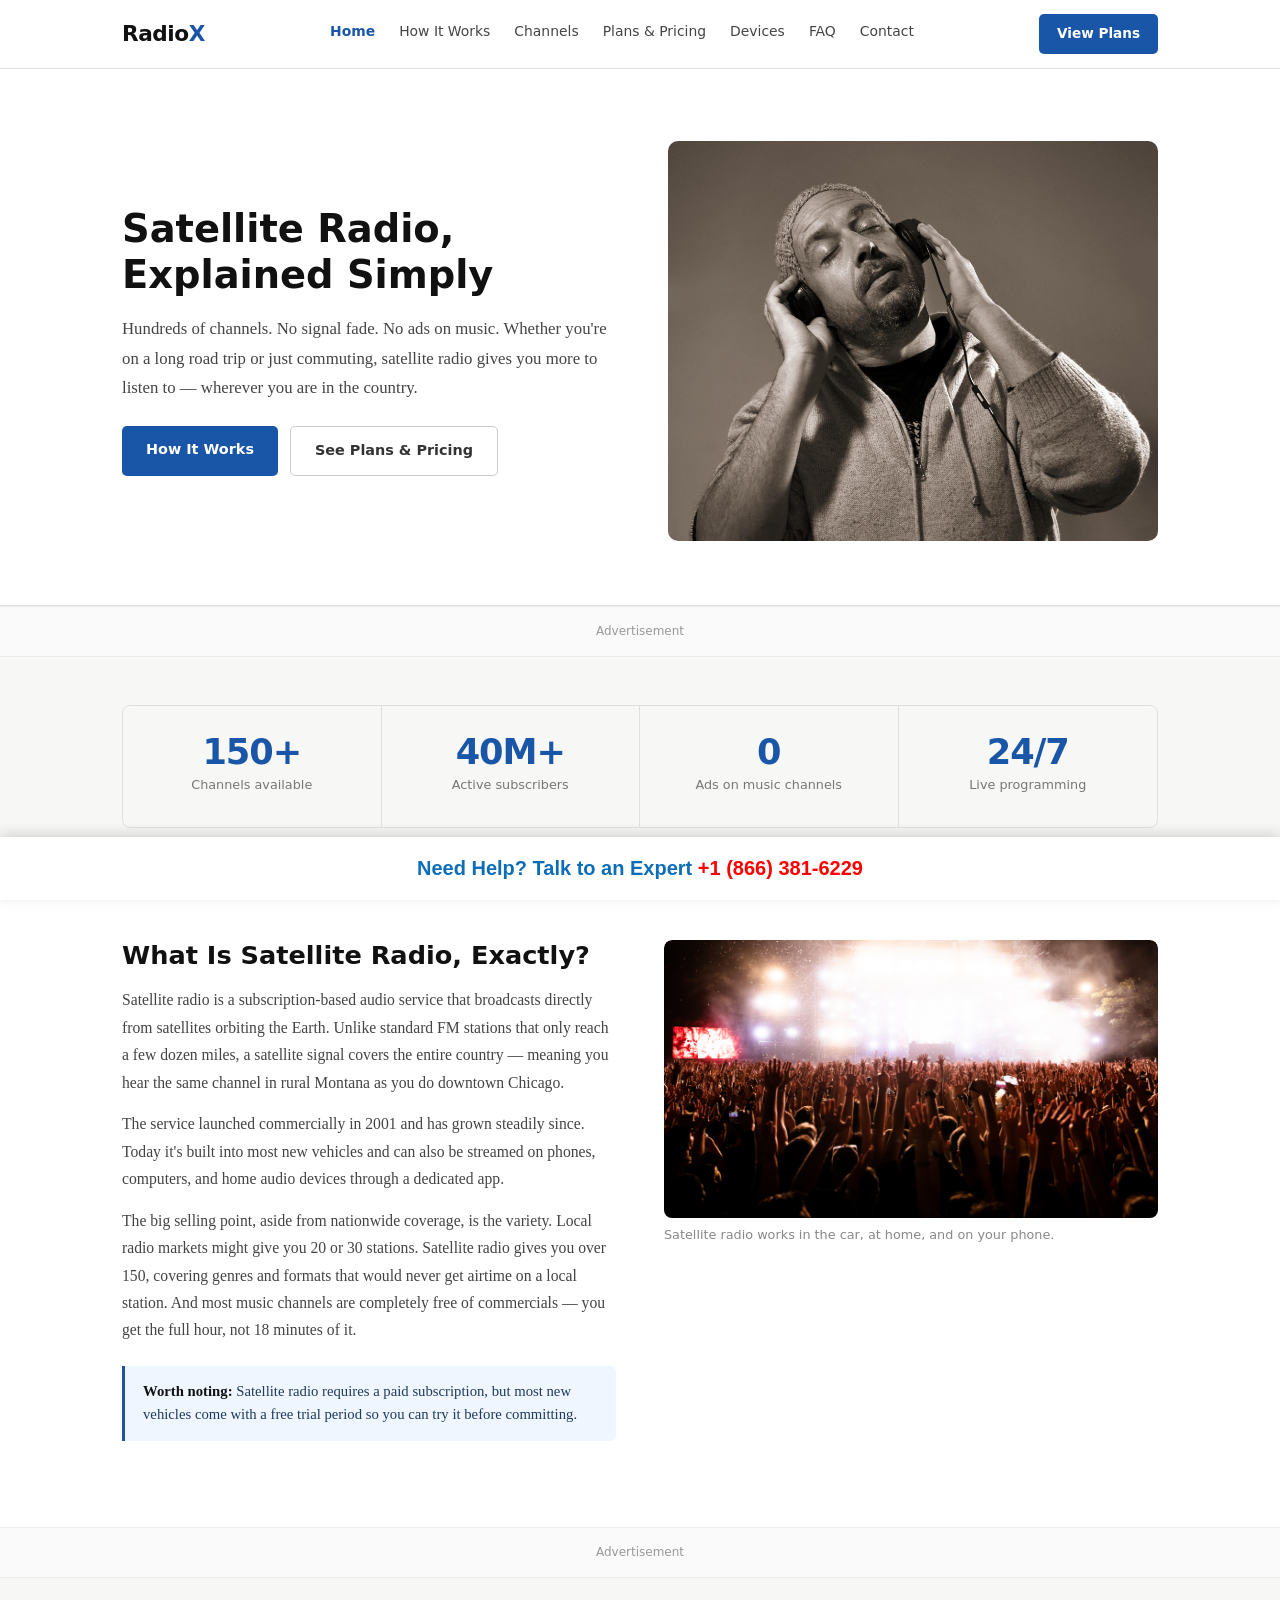
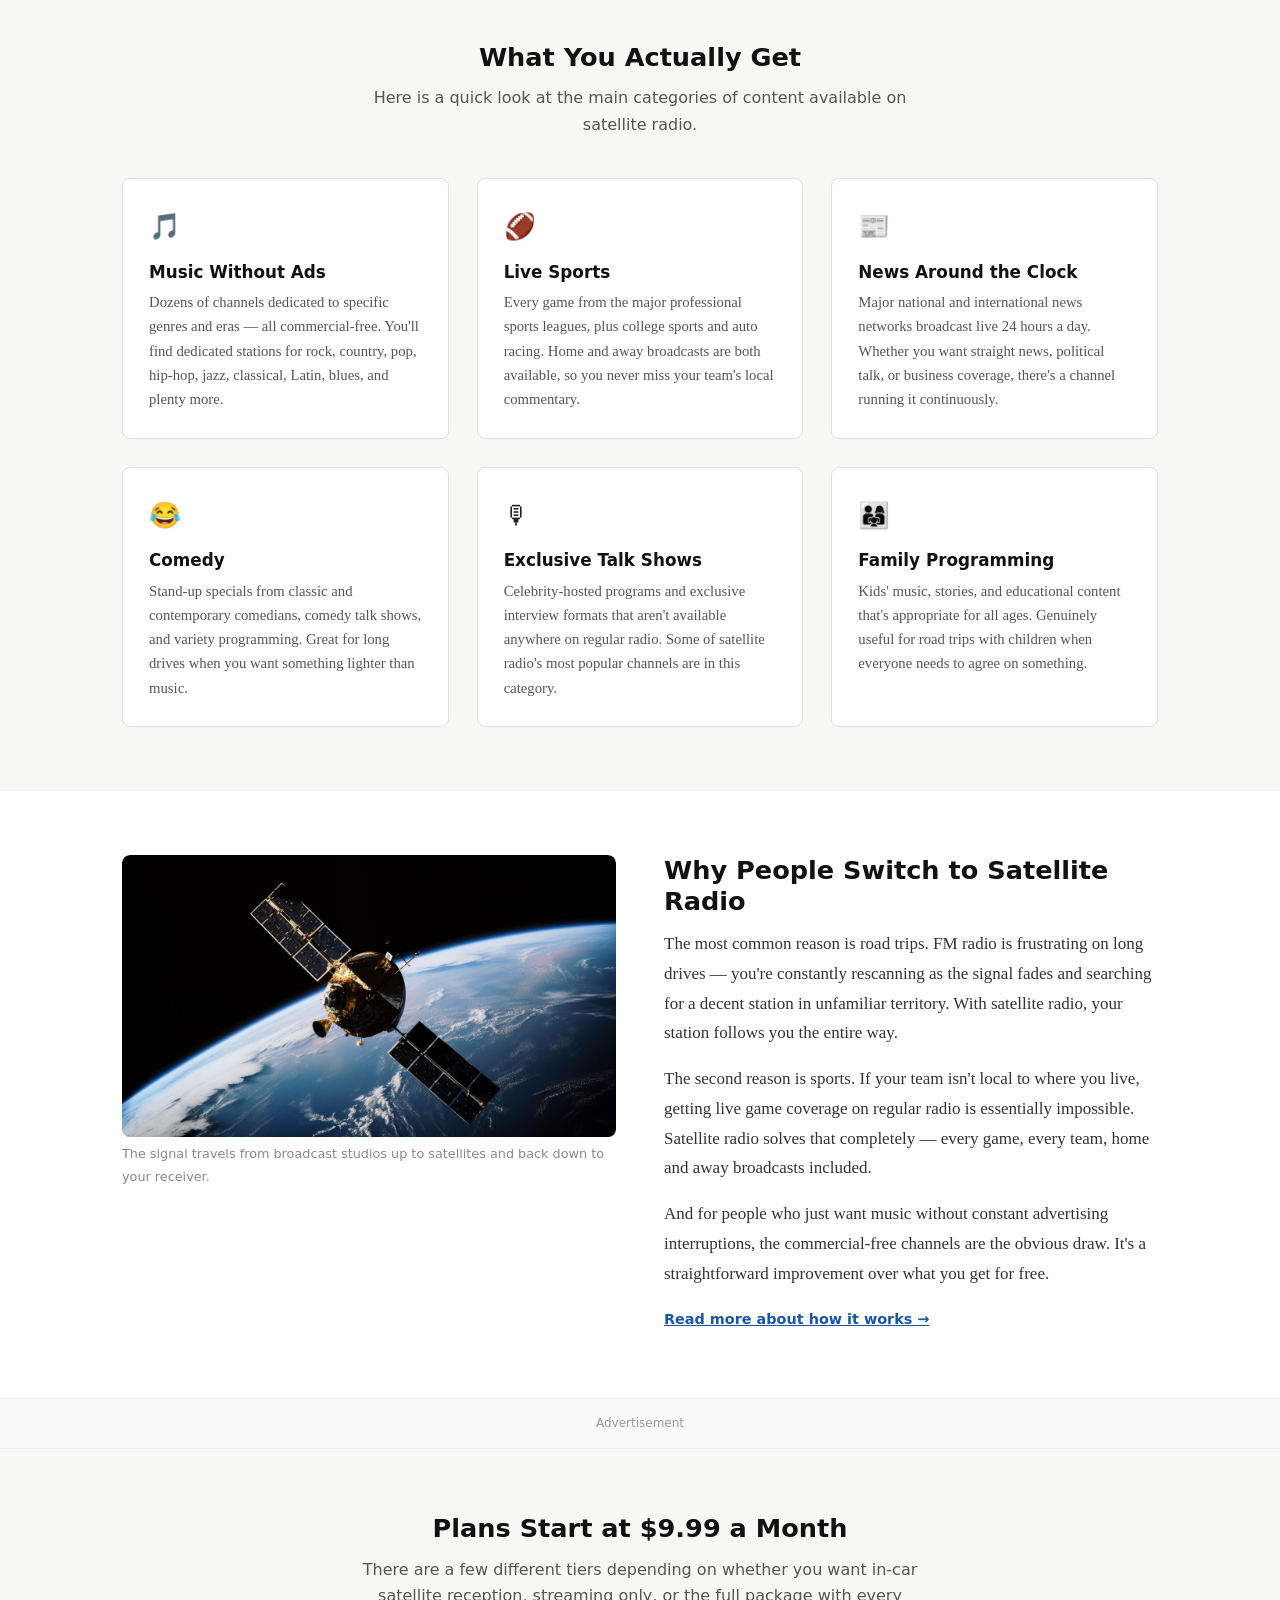
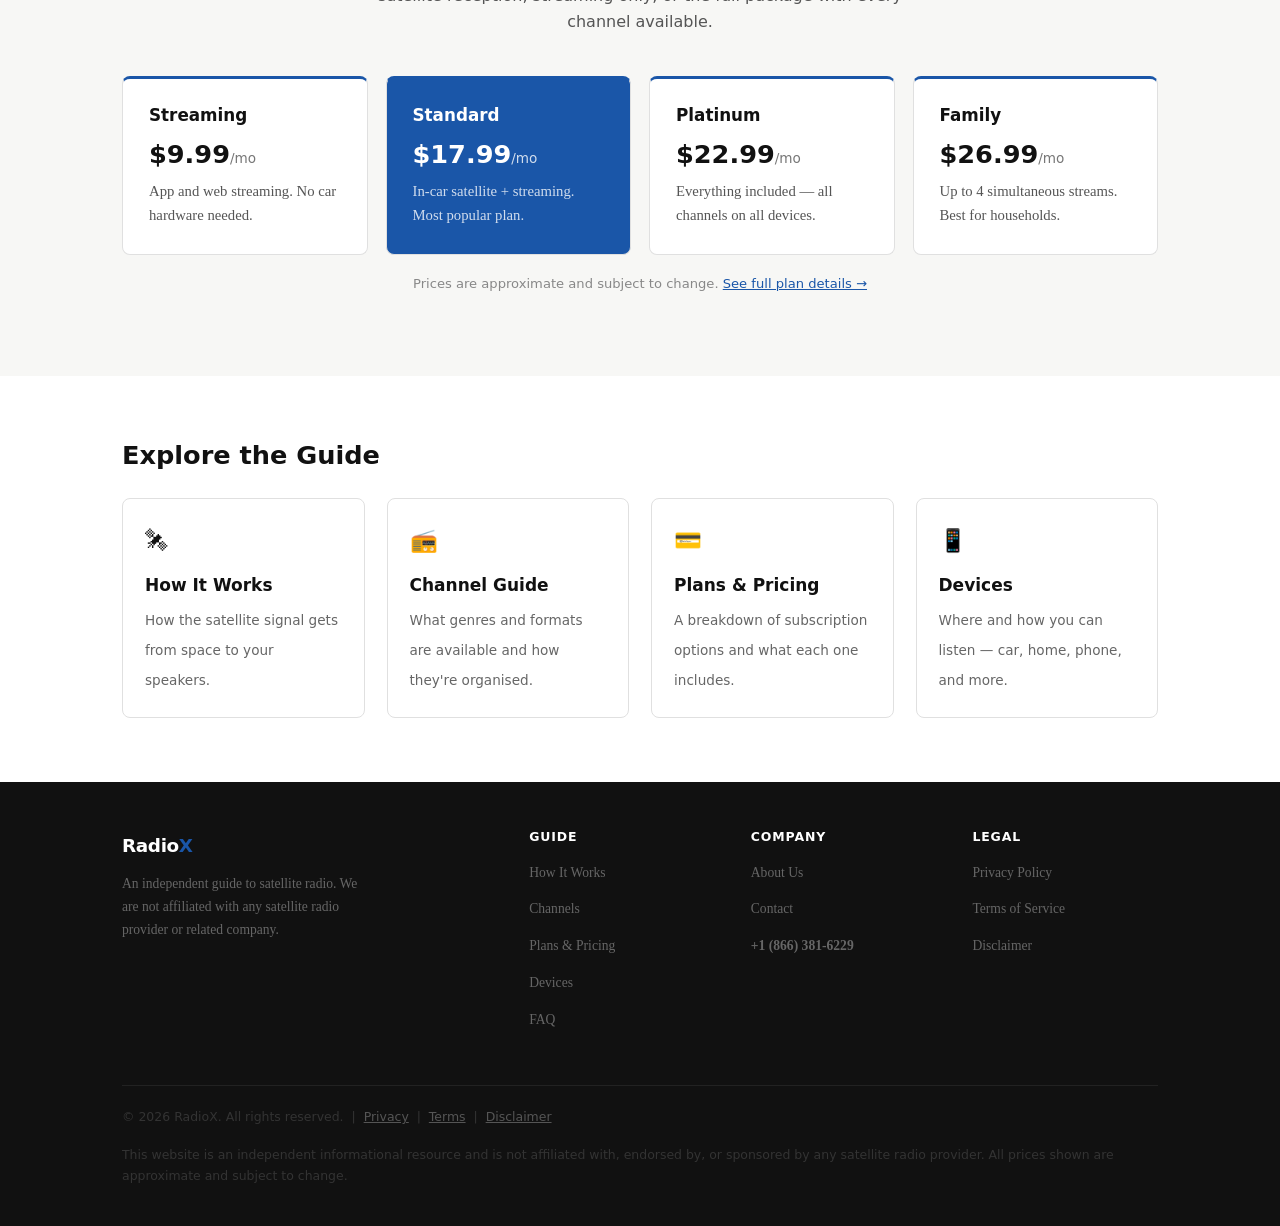
<file: index.html>
<!DOCTYPE html>
<html lang="en">
<head>
  <meta charset="UTF-8"/>
  <meta name="viewport" content="width=device-width, initial-scale=1.0"/>
  <meta name="description" content="RadioX — your guide to satellite radio. Learn how it works, what channels are available, pricing plans, and which devices are compatible."/>
  <title>RadioX — Satellite Radio Guide</title>
  <link rel="stylesheet" href="style.css"/>
  <style>
    .hero {
      padding: 72px 0 64px;
      border-bottom: 1px solid #e0e0e0;
    }
    .hero-inner {
      display: grid;
      grid-template-columns: 1fr 1fr;
      gap: 56px;
      align-items: center;
    }
    .hero-text h1 { font-size: 2.4rem; margin-bottom: 16px; }
    .hero-text p  { font-size: 1.05rem; color: #444; margin-bottom: 24px; }
    .hero-btns    { display: flex; gap: 12px; flex-wrap: wrap; }
    .btn-primary {
      padding: 11px 24px;
      background: #1a56a8;
      color: #fff;
      border-radius: 5px;
      font-family: system-ui, sans-serif;
      font-size: 0.9rem;
      font-weight: 600;
      text-decoration: none;
    }
    .btn-primary:hover { background: #0e3a7a; color: #fff; text-decoration: none; }
    .btn-secondary {
      padding: 11px 24px;
      border: 1px solid #ccc;
      color: #333;
      border-radius: 5px;
      font-family: system-ui, sans-serif;
      font-size: 0.9rem;
      font-weight: 600;
      text-decoration: none;
    }
    .btn-secondary:hover { border-color: #999; color: #111; text-decoration: none; }
    .hero-img img { border-radius: 10px; width: 100%; object-fit: cover; max-height: 400px; }

    .stats-row {
      display: grid;
      grid-template-columns: repeat(4, 1fr);
      border: 1px solid #e0e0e0;
      border-radius: 8px;
      overflow: hidden;
    }
    .stat {
      padding: 28px 20px;
      text-align: center;
      border-right: 1px solid #e0e0e0;
    }
    .stat:last-child { border-right: none; }
    .stat-num {
      font-family: system-ui, sans-serif;
      font-size: 2.2rem;
      font-weight: 800;
      color: #1a56a8;
      display: block;
      letter-spacing: -0.03em;
      line-height: 1;
    }
    .stat-lbl {
      font-family: system-ui, sans-serif;
      font-size: 0.8rem;
      color: #777;
      margin-top: 5px;
    }

    .intro-text h2 { margin-bottom: 16px; }
    .intro-text p  { font-size: 0.98rem; color: #444; margin-bottom: 14px; }

    @media (max-width: 900px) {
      .hero-inner { grid-template-columns: 1fr; }
      .hero-img   { order: -1; }
      .stats-row  { grid-template-columns: 1fr 1fr; }
      .stat:nth-child(2) { border-right: none; }
      .stat:nth-child(3) { border-top: 1px solid #e0e0e0; }
    }
    @media (max-width: 540px) {
      .stats-row  { grid-template-columns: 1fr 1fr; }
      .hero-text h1 { font-size: 1.9rem; }
    }

        	  .callbar{
  font-family: Arial, Helvetica, sans-serif;
  position:fixed;
  bottom:0;
  left:0;
  width:100%;
  background:#ffffff;
  text-align:center;
  padding:14px 0px;
  z-index:999999;
  box-shadow:0 -3px 12px rgba(0,0,0,0.15);
}

.callbar a{
  color:#0e6db9;
  font-weight:700;
  text-decoration:none;
  font-size:20px;
}

.callbar span{
  display:inline;
}

/* mobile two lines */
@media(max-width:768px){
  .callbar a{
    font-size:25px;
    line-height:1.4;
  }
  
  .t1{
	font-size: 15px; !important
	}
	
	.callbar .t1{
	  color:#000 !important;   /* Need Help text = black */
	}
	
		.callbar .t2{
	  color:#ff0000 !important; /* Number = blue */
	  font-family: Arial, Helvetica, sans-serif;
	  padding: 0px 0px 50px 0px;
	}
  
  .callbar span{
    display:block;
  } 
}
.plans-preview {
    display: grid;
    grid-template-columns: repeat(4, minmax(0, 1fr));
    gap: 18px;
    margin-bottom: 18px;
}

.plans-preview .card {
    min-width: 0;
}

@media (max-width: 900px) {
    .plans-preview {
        grid-template-columns: repeat(2, minmax(0, 1fr));
    }
}

@media (max-width: 540px) {
    .plans-preview {
        grid-template-columns: 1fr;
    }
}

<script type="text/javascript">
    (function(c,l,a,r,i,t,y){
        c[a]=c[a]||function(){(c[a].q=c[a].q||[]).push(arguments)};
        t=l.createElement(r);t.async=1;t.src="https://www.clarity.ms/tag/"+i;
        y=l.getElementsByTagName(r)[0];y.parentNode.insertBefore(t,y);
    })(window, document, "clarity", "script", "yc2qepe8k6");
</script>

<!-- Start of LiveChat (www.livechat.com) code -->
<script>
    window.__lc = window.__lc || {};
    window.__lc.license = 19924299;
    window.__lc.integration_name = "manual_channels";
    window.__lc.product_name = "livechat";
    ;(function(n,t,c){function i(n){return e._h?e._h.apply(null,n):e._q.push(n)}var e={_q:[],_h:null,_v:"2.0",on:function(){i(["on",c.call(arguments)])},once:function(){i(["once",c.call(arguments)])},off:function(){i(["off",c.call(arguments)])},get:function(){if(!e._h)throw new Error("[LiveChatWidget] You can't use getters before load.");return i(["get",c.call(arguments)])},call:function(){i(["call",c.call(arguments)])},init:function(){var n=t.createElement("script");n.async=!0,n.type="text/javascript",n.src="https://cdn.livechatinc.com/tracking.js",t.head.appendChild(n)}};!n.__lc.asyncInit&&e.init(),n.LiveChatWidget=n.LiveChatWidget||e}(window,document,[].slice))
</script>
<noscript><a href="https://www.livechat.com/chat-with/19924299/" rel="nofollow">Chat with us</a>, powered by <a href="https://www.livechat.com/?welcome" rel="noopener nofollow" target="_blank">LiveChat</a></noscript>
<!-- End of LiveChat code -->

	  
  </style>
</head>
<body>

<header class="site-header">
  <div class="container">
    <a href="index.html" class="logo">Radio<span>X</span></a>
    <ul class="nav-menu" id="nm">
      <li><a href="index.html" class="active">Home</a></li>
      <li><a href="how-it-works.html">How It Works</a></li>
      <li><a href="channels.html">Channels</a></li>
      <li><a href="plans.html">Plans & Pricing</a></li>
      <li><a href="devices.html">Devices</a></li>
      <li><a href="faq.html">FAQ</a></li>
      <li><a href="contact.html">Contact</a></li>
    </ul>
    <a href="plans.html" class="nav-btn">View Plans</a>
    <button class="burger" onclick="document.getElementById('nm').classList.toggle('open')">☰</button>
  </div>
</header>

<!-- HERO -->
<section class="hero">
  <div class="container">
    <div class="hero-inner">
      <div class="hero-text">
        <h1>Satellite Radio, Explained Simply</h1>
        <p>Hundreds of channels. No signal fade. No ads on music. Whether you're on a long road trip or just commuting, satellite radio gives you more to listen to — wherever you are in the country.</p>
        <div class="hero-btns">
          <a href="how-it-works.html" class="btn-primary">How It Works</a>
          <a href="plans.html" class="btn-secondary">See Plans & Pricing</a>
        </div>
      </div>
      <div class="hero-img">
        <img src="1.jpg" alt="Satellite radio receiver in a car dashboard"/>
      </div>
    </div>
  </div>
</section>

<!-- AD SLOT -->
<div class="ad-slot">Advertisement</div>

<!-- STATS -->
<section class="section-alt" style="padding: 48px 0;">
  <div class="container">
    <div class="stats-row">
      <div class="stat"><span class="stat-num">150+</span><span class="stat-lbl">Channels available</span></div>
      <div class="stat"><span class="stat-num">40M+</span><span class="stat-lbl">Active subscribers</span></div>
      <div class="stat"><span class="stat-num">0</span><span class="stat-lbl">Ads on music channels</span></div>
      <div class="stat"><span class="stat-num">24/7</span><span class="stat-lbl">Live programming</span></div>
    </div>
  </div>
</section>

<!-- WHAT IS IT -->
<section class="section">
  <div class="container">
    <div class="two-col">
      <div class="intro-text">
        <h2>What Is Satellite Radio, Exactly?</h2>
        <p>Satellite radio is a subscription-based audio service that broadcasts directly from satellites orbiting the Earth. Unlike standard FM stations that only reach a few dozen miles, a satellite signal covers the entire country — meaning you hear the same channel in rural Montana as you do downtown Chicago.</p>
        <p>The service launched commercially in 2001 and has grown steadily since. Today it's built into most new vehicles and can also be streamed on phones, computers, and home audio devices through a dedicated app.</p>
        <p>The big selling point, aside from nationwide coverage, is the variety. Local radio markets might give you 20 or 30 stations. Satellite radio gives you over 150, covering genres and formats that would never get airtime on a local station. And most music channels are completely free of commercials — you get the full hour, not 18 minutes of it.</p>
        <div class="info-box">
          <strong>Worth noting:</strong> Satellite radio requires a paid subscription, but most new vehicles come with a free trial period so you can try it before committing.
        </div>
      </div>
      <div>
        <div class="img-block">
          <img src="2.jpg" alt="Person listening to satellite radio in a car"/>
          <p class="img-caption">Satellite radio works in the car, at home, and on your phone.</p>
        </div>
      </div>
    </div>
  </div>
</section>

<div class="ad-slot">Advertisement</div>

<!-- WHAT YOU GET -->
<section class="section-alt">
  <div class="container">
    <div class="section-head center">
      <h2>What You Actually Get</h2>
      <p class="section-sub">Here is a quick look at the main categories of content available on satellite radio.</p>
    </div>
    <div class="three-col">
      <div class="card">
        <div class="icon">🎵</div>
        <h3>Music Without Ads</h3>
        <p>Dozens of channels dedicated to specific genres and eras — all commercial-free. You'll find dedicated stations for rock, country, pop, hip-hop, jazz, classical, Latin, blues, and plenty more.</p>
      </div>
      <div class="card">
        <div class="icon">🏈</div>
        <h3>Live Sports</h3>
        <p>Every game from the major professional sports leagues, plus college sports and auto racing. Home and away broadcasts are both available, so you never miss your team's local commentary.</p>
      </div>
      <div class="card">
        <div class="icon">📰</div>
        <h3>News Around the Clock</h3>
        <p>Major national and international news networks broadcast live 24 hours a day. Whether you want straight news, political talk, or business coverage, there's a channel running it continuously.</p>
      </div>
      <div class="card">
        <div class="icon">😂</div>
        <h3>Comedy</h3>
        <p>Stand-up specials from classic and contemporary comedians, comedy talk shows, and variety programming. Great for long drives when you want something lighter than music.</p>
      </div>
      <div class="card">
        <div class="icon">🎙</div>
        <h3>Exclusive Talk Shows</h3>
        <p>Celebrity-hosted programs and exclusive interview formats that aren't available anywhere on regular radio. Some of satellite radio's most popular channels are in this category.</p>
      </div>
      <div class="card">
        <div class="icon">👨‍👩‍👧</div>
        <h3>Family Programming</h3>
        <p>Kids' music, stories, and educational content that's appropriate for all ages. Genuinely useful for road trips with children when everyone needs to agree on something.</p>
      </div>
    </div>
  </div>
</section>

<!-- IMAGE FEATURE -->
<section class="section">
  <div class="container">
    <div class="two-col">
      <div class="img-block">
        <img src="3.jpg" alt="Satellite dish receiving signal from space"/>
        <p class="img-caption">The signal travels from broadcast studios up to satellites and back down to your receiver.</p>
      </div>
      <div>
        <h2>Why People Switch to Satellite Radio</h2>
        <p>The most common reason is road trips. FM radio is frustrating on long drives — you're constantly rescanning as the signal fades and searching for a decent station in unfamiliar territory. With satellite radio, your station follows you the entire way.</p>
        <p>The second reason is sports. If your team isn't local to where you live, getting live game coverage on regular radio is essentially impossible. Satellite radio solves that completely — every game, every team, home and away broadcasts included.</p>
        <p>And for people who just want music without constant advertising interruptions, the commercial-free channels are the obvious draw. It's a straightforward improvement over what you get for free.</p>
        <a href="how-it-works.html" style="font-family:system-ui,sans-serif; font-size:0.9rem; font-weight:600;">Read more about how it works →</a>
      </div>
    </div>
  </div>
</section>

<div class="ad-slot">Advertisement</div>

<!-- QUICK PLAN PREVIEW -->
<section class="section-alt">
  <div class="container">
    <div class="section-head center">
      <h2>Plans Start at $9.99 a Month</h2>
      <p class="section-sub">There are a few different tiers depending on whether you want in-car satellite reception, streaming only, or the full package with every channel available.</p>
    </div>
    <!--<div style="display:grid; grid-template-columns: repeat(4,1fr); gap:18px; margin-bottom:18px;">-->
	  <div class="plans-preview">
      <div class="card" style="border-top: 3px solid #1a56a8;">
        <h3 style="font-family:system-ui,sans-serif;">Streaming</h3>
        <p style="font-size:1.6rem; font-weight:800; color:#111; font-family:system-ui,sans-serif; margin:8px 0 4px;">$9.99<span style="font-size:0.85rem; font-weight:400; color:#777;">/mo</span></p>
        <p>App and web streaming. No car hardware needed.</p>
      </div>
      <div class="card" style="border-top: 3px solid #1a56a8; background:#1a56a8;">
        <h3 style="font-family:system-ui,sans-serif; color:#fff;">Standard</h3>
        <p style="font-size:1.6rem; font-weight:800; color:#fff; font-family:system-ui,sans-serif; margin:8px 0 4px;">$17.99<span style="font-size:0.85rem; font-weight:400; opacity:0.8;">/mo</span></p>
        <p style="color:rgba(255,255,255,0.8);">In-car satellite + streaming. Most popular plan.</p>
      </div>
      <div class="card" style="border-top: 3px solid #1a56a8;">
        <h3 style="font-family:system-ui,sans-serif;">Platinum</h3>
        <p style="font-size:1.6rem; font-weight:800; color:#111; font-family:system-ui,sans-serif; margin:8px 0 4px;">$22.99<span style="font-size:0.85rem; font-weight:400; color:#777;">/mo</span></p>
        <p>Everything included — all channels on all devices.</p>
      </div>
      <div class="card" style="border-top: 3px solid #1a56a8;">
        <h3 style="font-family:system-ui,sans-serif;">Family</h3>
        <p style="font-size:1.6rem; font-weight:800; color:#111; font-family:system-ui,sans-serif; margin:8px 0 4px;">$26.99<span style="font-size:0.85rem; font-weight:400; color:#777;">/mo</span></p>
        <p>Up to 4 simultaneous streams. Best for households.</p>
      </div>
    </div>
    <p style="text-align:center; font-family:system-ui,sans-serif; font-size:0.82rem; color:#888;">Prices are approximate and subject to change. <a href="plans.html">See full plan details →</a></p>
  </div>
</section>

<!-- LINKS TO OTHER PAGES -->
<section class="section">
  <div class="container">
    <h2 style="margin-bottom:28px;">Explore the Guide</h2>
    <div class="four-col">
      <a href="how-it-works.html" style="display:block; padding:22px; border:1px solid #e0e0e0; border-radius:8px; text-decoration:none; color:#111; transition:border-color 0.15s;">
        <div style="font-size:1.4rem; margin-bottom:10px;">🛰</div>
        <strong style="font-family:system-ui,sans-serif; display:block; margin-bottom:5px;">How It Works</strong>
        <span style="font-size:0.85rem; color:#666; font-family:system-ui,sans-serif;">How the satellite signal gets from space to your speakers.</span>
      </a>
      <a href="channels.html" style="display:block; padding:22px; border:1px solid #e0e0e0; border-radius:8px; text-decoration:none; color:#111; transition:border-color 0.15s;">
        <div style="font-size:1.4rem; margin-bottom:10px;">📻</div>
        <strong style="font-family:system-ui,sans-serif; display:block; margin-bottom:5px;">Channel Guide</strong>
        <span style="font-size:0.85rem; color:#666; font-family:system-ui,sans-serif;">What genres and formats are available and how they're organised.</span>
      </a>
      <a href="plans.html" style="display:block; padding:22px; border:1px solid #e0e0e0; border-radius:8px; text-decoration:none; color:#111; transition:border-color 0.15s;">
        <div style="font-size:1.4rem; margin-bottom:10px;">💳</div>
        <strong style="font-family:system-ui,sans-serif; display:block; margin-bottom:5px;">Plans & Pricing</strong>
        <span style="font-size:0.85rem; color:#666; font-family:system-ui,sans-serif;">A breakdown of subscription options and what each one includes.</span>
      </a>
      <a href="devices.html" style="display:block; padding:22px; border:1px solid #e0e0e0; border-radius:8px; text-decoration:none; color:#111; transition:border-color 0.15s;">
        <div style="font-size:1.4rem; margin-bottom:10px;">📱</div>
        <strong style="font-family:system-ui,sans-serif; display:block; margin-bottom:5px;">Devices</strong>
        <span style="font-size:0.85rem; color:#666; font-family:system-ui,sans-serif;">Where and how you can listen — car, home, phone, and more.</span>
      </a>
    </div>
  </div>
</section>

<div class="callbar">
  <a href="tel:+18663816229">
    <span class="t1">Need Help? Talk to an Expert</span>
    <span class="t2" style="color:#ff0000">+1 (866) 381-6229</span>
  </a>
</div>

<!-- FOOTER -->
<footer class="site-footer">
  <div class="container">
    <div class="footer-grid">
      <div class="footer-brand">
        <div class="footer-logo">Radio<span>X</span></div>
        <p>An independent guide to satellite radio. We are not affiliated with any satellite radio provider or related company.</p>
      </div>
      <div class="footer-col">
        <h4>Guide</h4>
        <ul>
          <li><a href="how-it-works.html">How It Works</a></li>
          <li><a href="channels.html">Channels</a></li>
          <li><a href="plans.html">Plans & Pricing</a></li>
          <li><a href="devices.html">Devices</a></li>
          <li><a href="faq.html">FAQ</a></li>
        </ul>
      </div>
      <div class="footer-col">
        <h4>Company</h4>
        <ul>
          <li><a href="about.html">About Us</a></li>
          <li><a href="contact.html">Contact</a></li>
          <li><a href="tel:18663816229" style="font-weight:700;">+1 (866) 381-6229</a></li>
        </ul>
      </div>
      <div class="footer-col">
        <h4>Legal</h4>
        <ul>
          <li><a href="privacy.html">Privacy Policy</a></li>
          <li><a href="terms.html">Terms of Service</a></li>
          <li><a href="disclaimer.html">Disclaimer</a></li>
        </ul>
      </div>
    </div>
    <div class="footer-bottom">
      <p>&copy; <span id="yr"></span> RadioX. All rights reserved. &nbsp;|&nbsp; <a href="privacy.html">Privacy</a> &nbsp;|&nbsp; <a href="terms.html">Terms</a> &nbsp;|&nbsp; <a href="disclaimer.html">Disclaimer</a></p>
      <p style="margin-top:6px;">This website is an independent informational resource and is not affiliated with, endorsed by, or sponsored by any satellite radio provider. All prices shown are approximate and subject to change.</p>
    </div>
  </div>
</footer>
<script>document.getElementById('yr').textContent = new Date().getFullYear();</script>
</body>
</html>
</file>
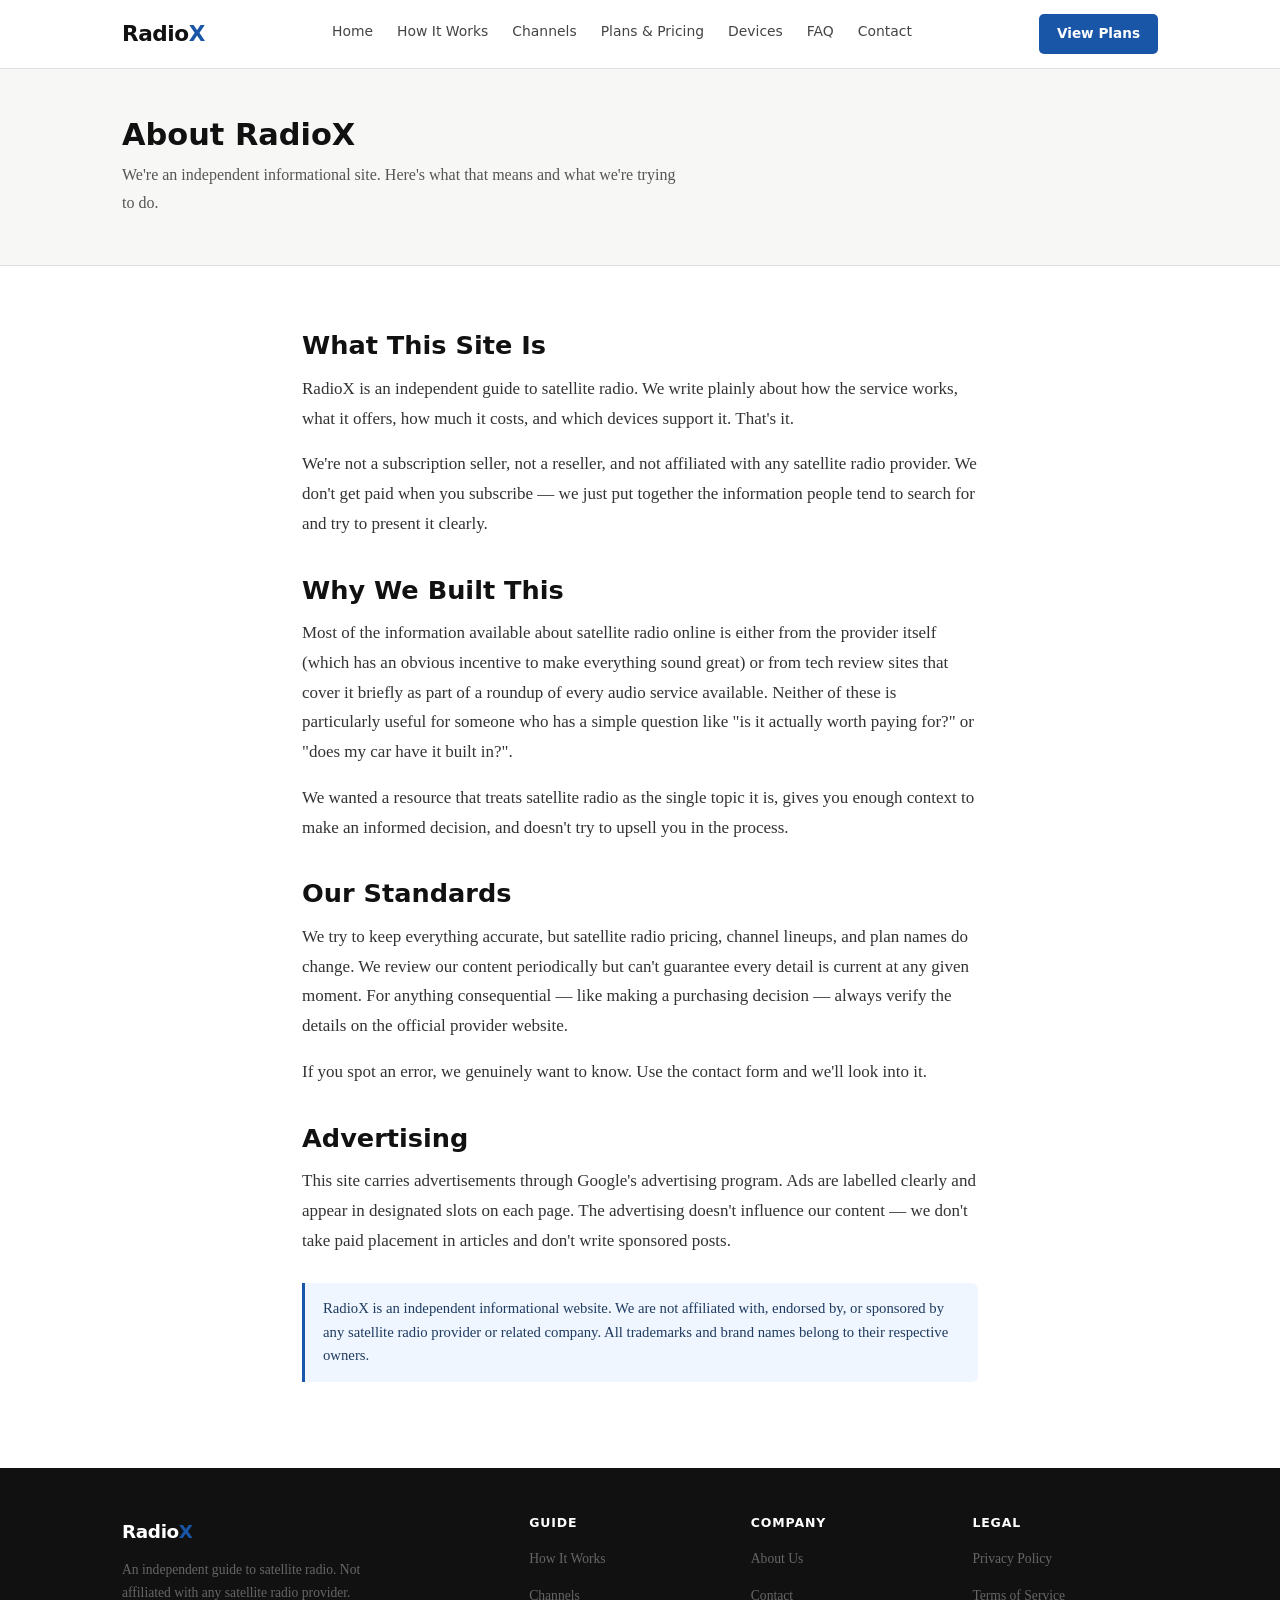
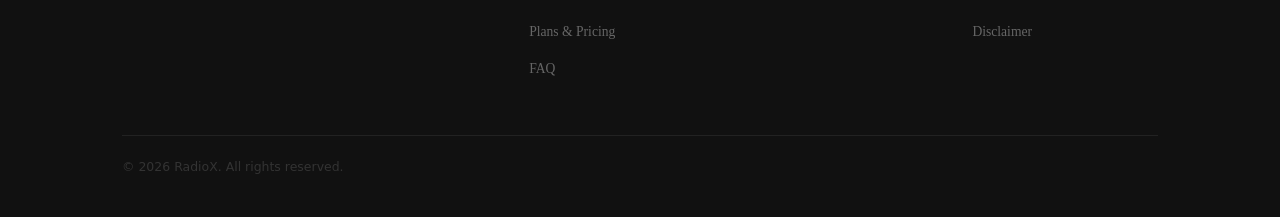
<file: about.html>
<!DOCTYPE html>
<html lang="en">
<head>
  <meta charset="UTF-8"/><meta name="viewport" content="width=device-width, initial-scale=1.0"/>
  <meta name="description" content="About RadioX — an independent guide to satellite radio."/>
  <title>About Us | RadioX</title>
  <link rel="stylesheet" href="style.css"/>
</head>
<body>
<header class="site-header"><div class="container">
  <a href="index.html" class="logo">Radio<span>X</span></a>
  <ul class="nav-menu" id="nm">
    <li><a href="index.html">Home</a></li><li><a href="how-it-works.html">How It Works</a></li>
    <li><a href="channels.html">Channels</a></li><li><a href="plans.html">Plans & Pricing</a></li>
    <li><a href="devices.html">Devices</a></li><li><a href="faq.html">FAQ</a></li><li><a href="contact.html">Contact</a></li>
  </ul>
  <a href="plans.html" class="nav-btn">View Plans</a>
  <button class="burger" onclick="document.getElementById('nm').classList.toggle('open')">☰</button>
</div></header>

<div class="page-banner"><div class="container">
  <h1>About RadioX</h1>
  <p>We're an independent informational site. Here's what that means and what we're trying to do.</p>
</div></div>

<section class="section"><div class="container-sm">
  <h2>What This Site Is</h2>
  <p>RadioX is an independent guide to satellite radio. We write plainly about how the service works, what it offers, how much it costs, and which devices support it. That's it.</p>
  <p>We're not a subscription seller, not a reseller, and not affiliated with any satellite radio provider. We don't get paid when you subscribe — we just put together the information people tend to search for and try to present it clearly.</p>

  <h2 style="margin-top:36px;">Why We Built This</h2>
  <p>Most of the information available about satellite radio online is either from the provider itself (which has an obvious incentive to make everything sound great) or from tech review sites that cover it briefly as part of a roundup of every audio service available. Neither of these is particularly useful for someone who has a simple question like "is it actually worth paying for?" or "does my car have it built in?".</p>
  <p>We wanted a resource that treats satellite radio as the single topic it is, gives you enough context to make an informed decision, and doesn't try to upsell you in the process.</p>

  <h2 style="margin-top:36px;">Our Standards</h2>
  <p>We try to keep everything accurate, but satellite radio pricing, channel lineups, and plan names do change. We review our content periodically but can't guarantee every detail is current at any given moment. For anything consequential — like making a purchasing decision — always verify the details on the official provider website.</p>
  <p>If you spot an error, we genuinely want to know. Use the contact form and we'll look into it.</p>

  <h2 style="margin-top:36px;">Advertising</h2>
  <p>This site carries advertisements through Google's advertising program. Ads are labelled clearly and appear in designated slots on each page. The advertising doesn't influence our content — we don't take paid placement in articles and don't write sponsored posts.</p>

  <div class="info-box" style="margin-top:28px;">RadioX is an independent informational website. We are not affiliated with, endorsed by, or sponsored by any satellite radio provider or related company. All trademarks and brand names belong to their respective owners.</div>
</div></section>

<footer class="site-footer"><div class="container">
  <div class="footer-grid">
    <div class="footer-brand"><div class="footer-logo">Radio<span>X</span></div><p>An independent guide to satellite radio. Not affiliated with any satellite radio provider.</p></div>
    <div class="footer-col"><h4>Guide</h4><ul><li><a href="how-it-works.html">How It Works</a></li><li><a href="channels.html">Channels</a></li><li><a href="plans.html">Plans & Pricing</a></li><li><a href="faq.html">FAQ</a></li></ul></div>
    <div class="footer-col"><h4>Company</h4><ul><li><a href="about.html">About Us</a></li><li><a href="contact.html">Contact</a></li></ul></div>
    <div class="footer-col"><h4>Legal</h4><ul><li><a href="privacy.html">Privacy Policy</a></li><li><a href="terms.html">Terms of Service</a></li><li><a href="disclaimer.html">Disclaimer</a></li></ul></div>
  </div>
  <div class="footer-bottom"><p>&copy; <span id="yr"></span> RadioX. All rights reserved.</p></div>
</div></footer>
<script>document.getElementById('yr').textContent = new Date().getFullYear();</script>
</body></html>
</file>
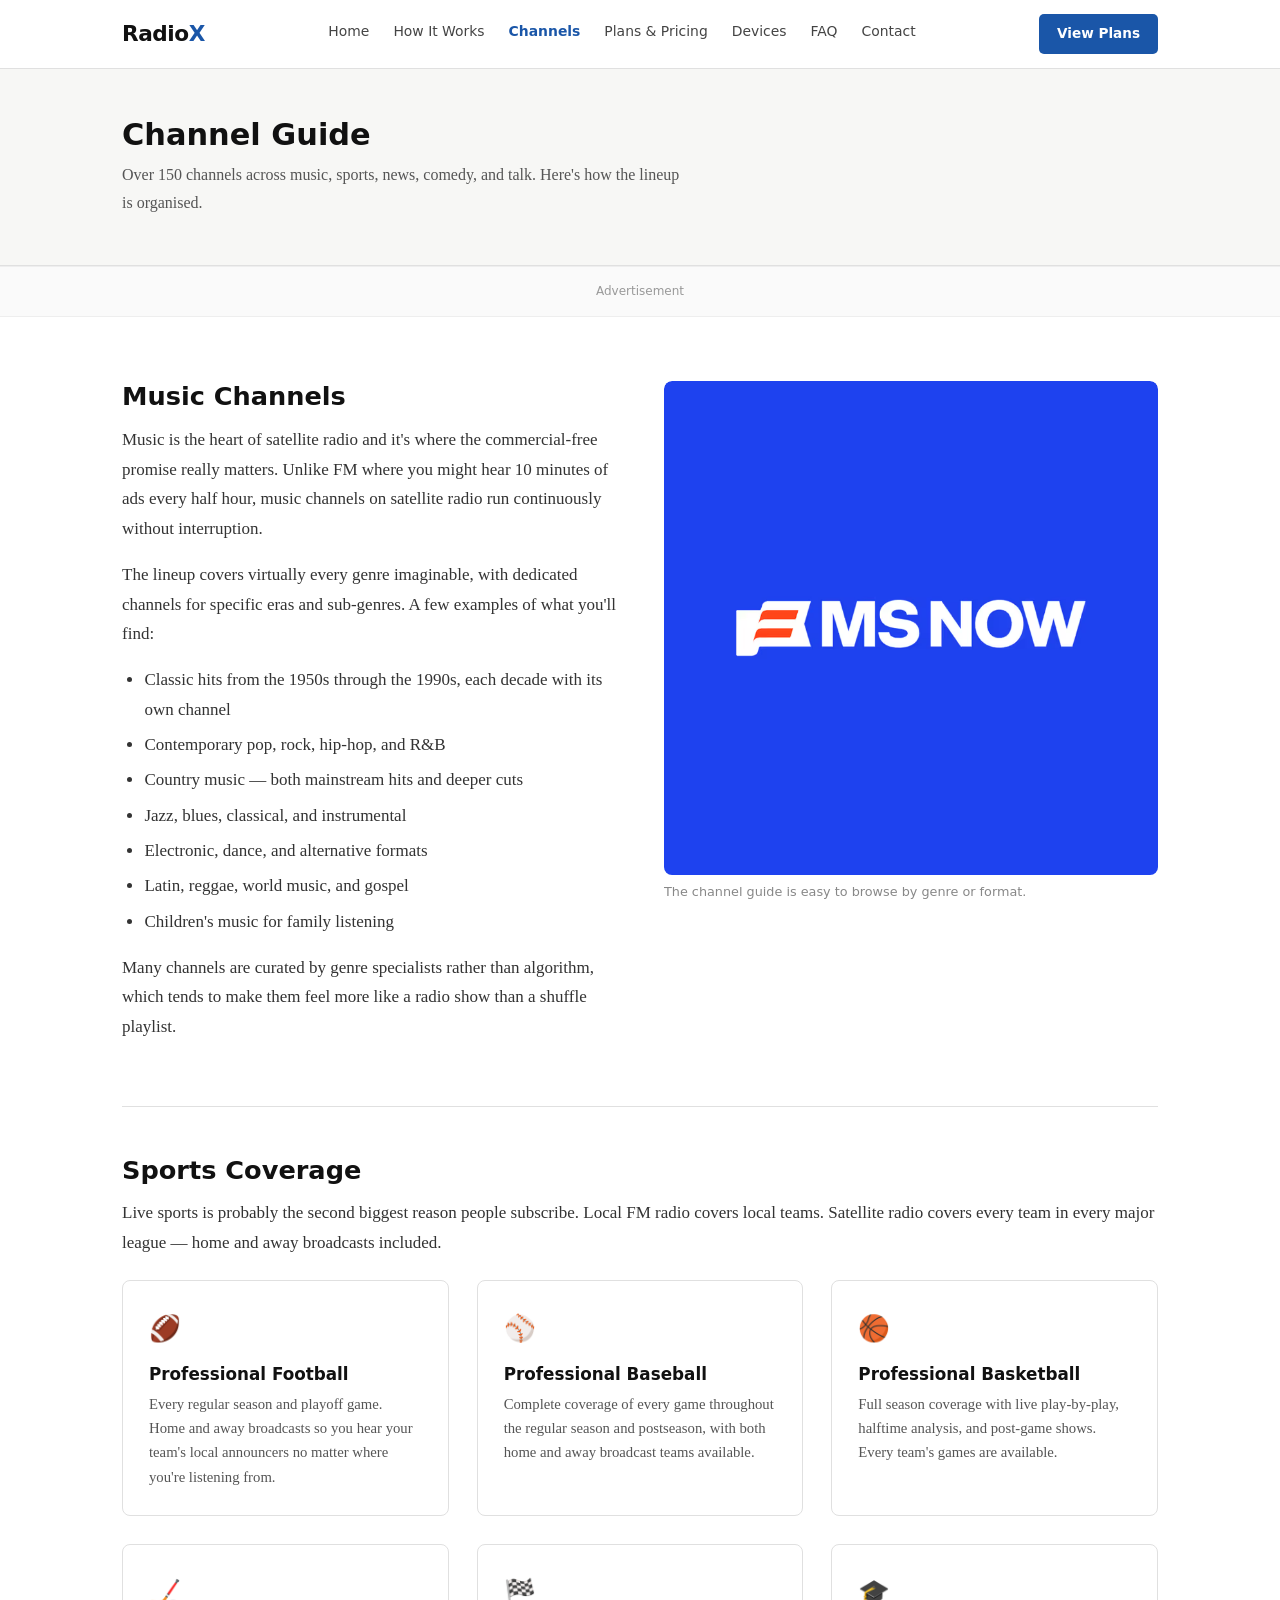
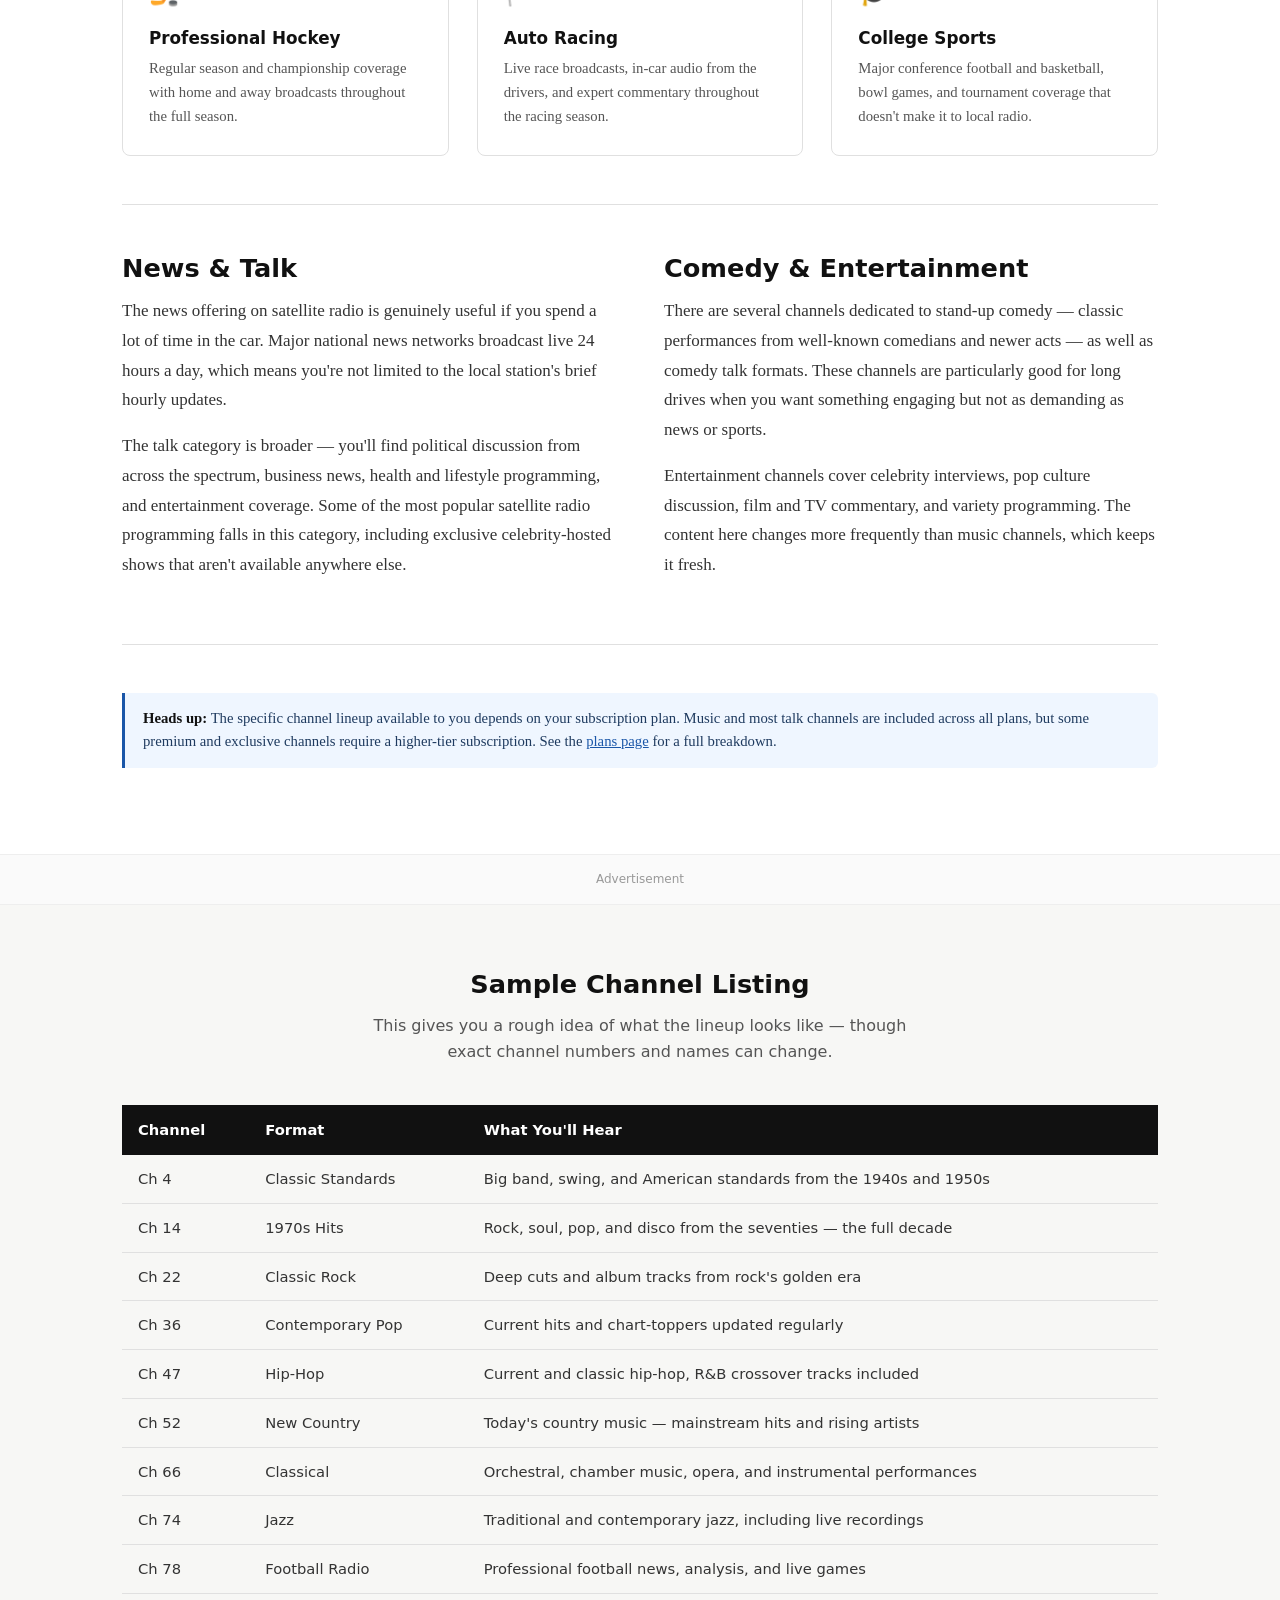
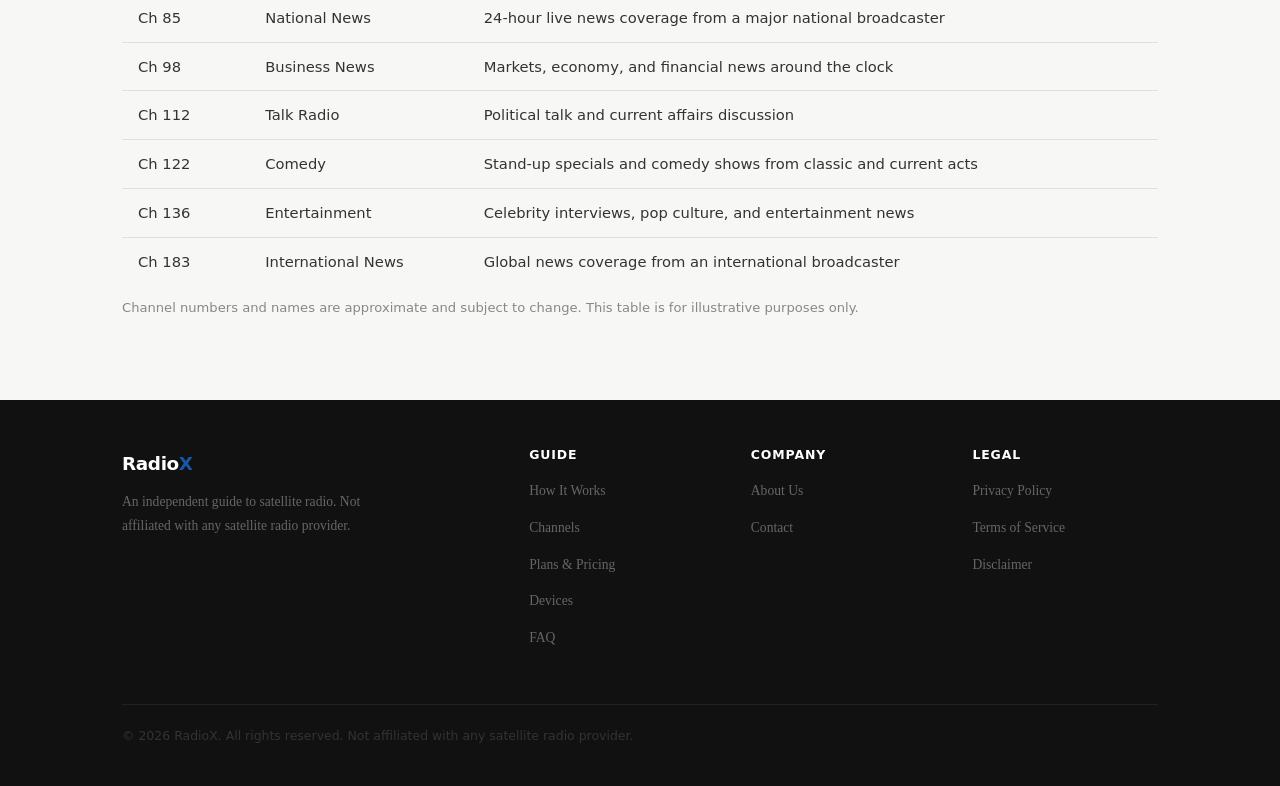
<file: channels.html>
<!DOCTYPE html>
<html lang="en">
<head>
  <meta charset="UTF-8"/><meta name="viewport" content="width=device-width, initial-scale=1.0"/>
  <meta name="description" content="Satellite radio channel guide — what genres and formats are available and how the lineup is organised."/>
  <title>Channel Guide | RadioX</title>
  <link rel="stylesheet" href="style.css"/>
</head>
<body>
<header class="site-header"><div class="container">
  <a href="index.html" class="logo">Radio<span>X</span></a>
  <ul class="nav-menu" id="nm">
    <li><a href="index.html">Home</a></li><li><a href="how-it-works.html">How It Works</a></li>
    <li><a href="channels.html" class="active">Channels</a></li><li><a href="plans.html">Plans & Pricing</a></li>
    <li><a href="devices.html">Devices</a></li><li><a href="faq.html">FAQ</a></li><li><a href="contact.html">Contact</a></li>
  </ul>
  <a href="plans.html" class="nav-btn">View Plans</a>
  <button class="burger" onclick="document.getElementById('nm').classList.toggle('open')">☰</button>
</div></header>

<div class="page-banner"><div class="container">
  <h1>Channel Guide</h1>
  <p>Over 150 channels across music, sports, news, comedy, and talk. Here's how the lineup is organised.</p>
</div></div>

<div class="ad-slot">Advertisement</div>

<section class="section"><div class="container">
  <div class="two-col">
    <div>
      <h2>Music Channels</h2>
      <p>Music is the heart of satellite radio and it's where the commercial-free promise really matters. Unlike FM where you might hear 10 minutes of ads every half hour, music channels on satellite radio run continuously without interruption.</p>
      <p>The lineup covers virtually every genre imaginable, with dedicated channels for specific eras and sub-genres. A few examples of what you'll find:</p>
      <ul>
        <li>Classic hits from the 1950s through the 1990s, each decade with its own channel</li>
        <li>Contemporary pop, rock, hip-hop, and R&B</li>
        <li>Country music — both mainstream hits and deeper cuts</li>
        <li>Jazz, blues, classical, and instrumental</li>
        <li>Electronic, dance, and alternative formats</li>
        <li>Latin, reggae, world music, and gospel</li>
        <li>Children's music for family listening</li>
      </ul>
      <p>Many channels are curated by genre specialists rather than algorithm, which tends to make them feel more like a radio show than a shuffle playlist.</p>
    </div>
    <div class="img-block">
      <img src="6.avif" alt="Satellite radio channel interface on a screen"/>
      <p class="img-caption">The channel guide is easy to browse by genre or format.</p>
    </div>
  </div>

  <hr class="divider"/>

  <h2>Sports Coverage</h2>
  <p>Live sports is probably the second biggest reason people subscribe. Local FM radio covers local teams. Satellite radio covers every team in every major league — home and away broadcasts included.</p>

  <div class="three-col" style="margin-top:22px;">
    <div class="card"><div class="icon">🏈</div><h3>Professional Football</h3><p>Every regular season and playoff game. Home and away broadcasts so you hear your team's local announcers no matter where you're listening from.</p></div>
    <div class="card"><div class="icon">⚾</div><h3>Professional Baseball</h3><p>Complete coverage of every game throughout the regular season and postseason, with both home and away broadcast teams available.</p></div>
    <div class="card"><div class="icon">🏀</div><h3>Professional Basketball</h3><p>Full season coverage with live play-by-play, halftime analysis, and post-game shows. Every team's games are available.</p></div>
    <div class="card"><div class="icon">🏒</div><h3>Professional Hockey</h3><p>Regular season and championship coverage with home and away broadcasts throughout the full season.</p></div>
    <div class="card"><div class="icon">🏁</div><h3>Auto Racing</h3><p>Live race broadcasts, in-car audio from the drivers, and expert commentary throughout the racing season.</p></div>
    <div class="card"><div class="icon">🎓</div><h3>College Sports</h3><p>Major conference football and basketball, bowl games, and tournament coverage that doesn't make it to local radio.</p></div>
  </div>

  <hr class="divider"/>

  <div class="two-col">
    <div>
      <h2>News & Talk</h2>
      <p>The news offering on satellite radio is genuinely useful if you spend a lot of time in the car. Major national news networks broadcast live 24 hours a day, which means you're not limited to the local station's brief hourly updates.</p>
      <p>The talk category is broader — you'll find political discussion from across the spectrum, business news, health and lifestyle programming, and entertainment coverage. Some of the most popular satellite radio programming falls in this category, including exclusive celebrity-hosted shows that aren't available anywhere else.</p>
    </div>
    <div>
      <h2>Comedy & Entertainment</h2>
      <p>There are several channels dedicated to stand-up comedy — classic performances from well-known comedians and newer acts — as well as comedy talk formats. These channels are particularly good for long drives when you want something engaging but not as demanding as news or sports.</p>
      <p>Entertainment channels cover celebrity interviews, pop culture discussion, film and TV commentary, and variety programming. The content here changes more frequently than music channels, which keeps it fresh.</p>
    </div>
  </div>

  <hr class="divider"/>

  <div class="info-box">
    <strong>Heads up:</strong> The specific channel lineup available to you depends on your subscription plan. Music and most talk channels are included across all plans, but some premium and exclusive channels require a higher-tier subscription. See the <a href="plans.html">plans page</a> for a full breakdown.
  </div>
</div></section>

<div class="ad-slot">Advertisement</div>

<section class="section-alt"><div class="container">
  <div class="section-head center"><h2>Sample Channel Listing</h2><p class="section-sub">This gives you a rough idea of what the lineup looks like — though exact channel numbers and names can change.</p></div>
  <table class="simple-table">
    <thead><tr><th>Channel</th><th>Format</th><th>What You'll Hear</th></tr></thead>
    <tbody>
      <tr><td>Ch 4</td><td>Classic Standards</td><td>Big band, swing, and American standards from the 1940s and 1950s</td></tr>
      <tr><td>Ch 14</td><td>1970s Hits</td><td>Rock, soul, pop, and disco from the seventies — the full decade</td></tr>
      <tr><td>Ch 22</td><td>Classic Rock</td><td>Deep cuts and album tracks from rock's golden era</td></tr>
      <tr><td>Ch 36</td><td>Contemporary Pop</td><td>Current hits and chart-toppers updated regularly</td></tr>
      <tr><td>Ch 47</td><td>Hip-Hop</td><td>Current and classic hip-hop, R&B crossover tracks included</td></tr>
      <tr><td>Ch 52</td><td>New Country</td><td>Today's country music — mainstream hits and rising artists</td></tr>
      <tr><td>Ch 66</td><td>Classical</td><td>Orchestral, chamber music, opera, and instrumental performances</td></tr>
      <tr><td>Ch 74</td><td>Jazz</td><td>Traditional and contemporary jazz, including live recordings</td></tr>
      <tr><td>Ch 78</td><td>Football Radio</td><td>Professional football news, analysis, and live games</td></tr>
      <tr><td>Ch 85</td><td>National News</td><td>24-hour live news coverage from a major national broadcaster</td></tr>
      <tr><td>Ch 98</td><td>Business News</td><td>Markets, economy, and financial news around the clock</td></tr>
      <tr><td>Ch 112</td><td>Talk Radio</td><td>Political talk and current affairs discussion</td></tr>
      <tr><td>Ch 122</td><td>Comedy</td><td>Stand-up specials and comedy shows from classic and current acts</td></tr>
      <tr><td>Ch 136</td><td>Entertainment</td><td>Celebrity interviews, pop culture, and entertainment news</td></tr>
      <tr><td>Ch 183</td><td>International News</td><td>Global news coverage from an international broadcaster</td></tr>
    </tbody>
  </table>
  <p style="font-family:system-ui,sans-serif; font-size:0.82rem; color:#888; margin-top:12px;">Channel numbers and names are approximate and subject to change. This table is for illustrative purposes only.</p>
</div></section>

<footer class="site-footer"><div class="container">
  <div class="footer-grid">
    <div class="footer-brand"><div class="footer-logo">Radio<span>X</span></div><p>An independent guide to satellite radio. Not affiliated with any satellite radio provider.</p></div>
    <div class="footer-col"><h4>Guide</h4><ul><li><a href="how-it-works.html">How It Works</a></li><li><a href="channels.html">Channels</a></li><li><a href="plans.html">Plans & Pricing</a></li><li><a href="devices.html">Devices</a></li><li><a href="faq.html">FAQ</a></li></ul></div>
    <div class="footer-col"><h4>Company</h4><ul><li><a href="about.html">About Us</a></li><li><a href="contact.html">Contact</a></li></ul></div>
    <div class="footer-col"><h4>Legal</h4><ul><li><a href="privacy.html">Privacy Policy</a></li><li><a href="terms.html">Terms of Service</a></li><li><a href="disclaimer.html">Disclaimer</a></li></ul></div>
  </div>
  <div class="footer-bottom"><p>&copy; <span id="yr"></span> RadioX. All rights reserved. Not affiliated with any satellite radio provider.</p></div>
</div></footer>
<script>document.getElementById('yr').textContent = new Date().getFullYear();</script>
</body></html>
</file>
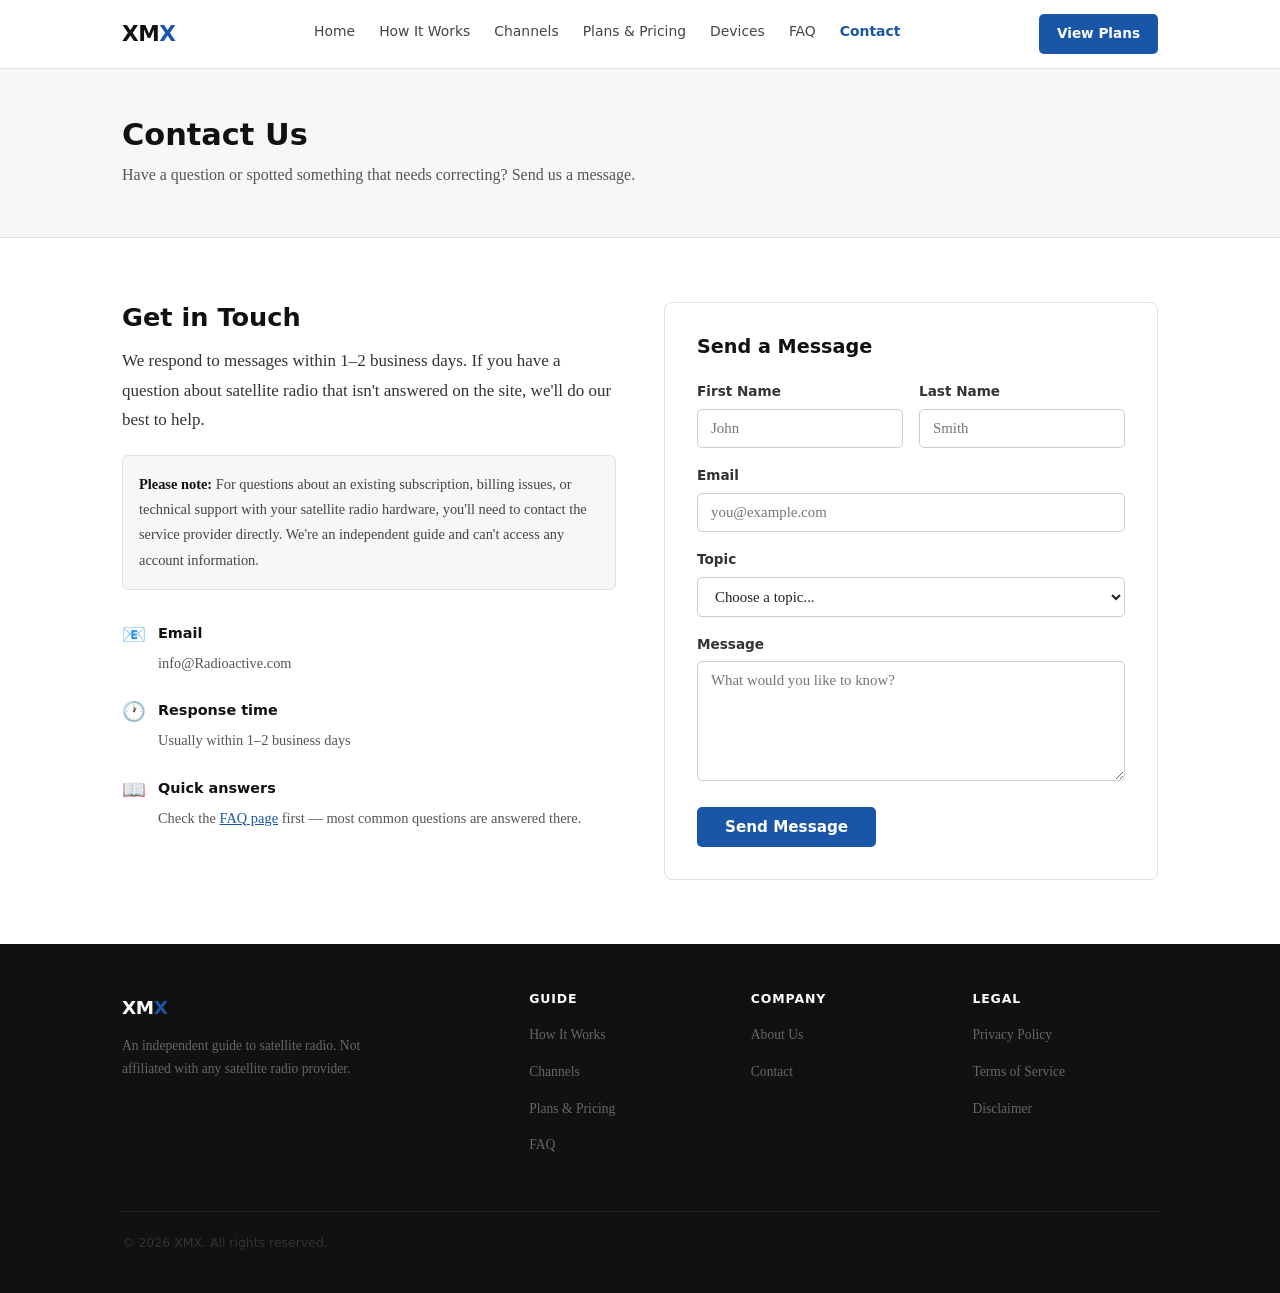
<file: contact.html>
<!DOCTYPE html>
<html lang="en">
<head>
  <meta charset="UTF-8"/><meta name="viewport" content="width=device-width, initial-scale=1.0"/>
  <meta name="description" content="Contact XMX — send us a question or feedback."/>
  <title>Contact | XMX</title>
  <link rel="stylesheet" href="style.css"/>
</head>
<body>
<header class="site-header"><div class="container">
  <a href="index.html" class="logo">XM<span>X</span></a>
  <ul class="nav-menu" id="nm">
    <li><a href="index.html">Home</a></li><li><a href="how-it-works.html">How It Works</a></li>
    <li><a href="channels.html">Channels</a></li><li><a href="plans.html">Plans & Pricing</a></li>
    <li><a href="devices.html">Devices</a></li><li><a href="faq.html">FAQ</a></li><li><a href="contact.html" class="active">Contact</a></li>
  </ul>
  <a href="plans.html" class="nav-btn">View Plans</a>
  <button class="burger" onclick="document.getElementById('nm').classList.toggle('open')">☰</button>
</div></header>

<div class="page-banner"><div class="container">
  <h1>Contact Us</h1>
  <p>Have a question or spotted something that needs correcting? Send us a message.</p>
</div></div>

<section class="section"><div class="container">
  <div class="two-col">
    <div>
      <h2>Get in Touch</h2>
      <p>We respond to messages within 1–2 business days. If you have a question about satellite radio that isn't answered on the site, we'll do our best to help.</p>
      <p style="background:#f7f7f5; border:1px solid #e0e0e0; border-radius:6px; padding:16px; font-size:0.9rem; color:#444; margin-top:20px;"><strong>Please note:</strong> For questions about an existing subscription, billing issues, or technical support with your satellite radio hardware, you'll need to contact the service provider directly. We're an independent guide and can't access any account information.</p>
      <div style="margin-top:28px;">
        <div style="display:flex; gap:12px; align-items:flex-start; margin-bottom:18px;">
          <span style="font-size:1.2rem;">📧</span>
          <div><strong style="font-family:system-ui,sans-serif; font-size:0.9rem;">Email</strong><br><span style="font-size:0.9rem; color:#555;">info@Radioactive.com</span></div>
        </div>
        <div style="display:flex; gap:12px; align-items:flex-start; margin-bottom:18px;">
          <span style="font-size:1.2rem;">🕐</span>
          <div><strong style="font-family:system-ui,sans-serif; font-size:0.9rem;">Response time</strong><br><span style="font-size:0.9rem; color:#555;">Usually within 1–2 business days</span></div>
        </div>
        <div style="display:flex; gap:12px; align-items:flex-start;">
          <span style="font-size:1.2rem;">📖</span>
          <div><strong style="font-family:system-ui,sans-serif; font-size:0.9rem;">Quick answers</strong><br><span style="font-size:0.9rem; color:#555;">Check the <a href="faq.html">FAQ page</a> first — most common questions are answered there.</span></div>
        </div>
      </div>
    </div>
    <div>
      <div style="background:#fff; border:1px solid #e0e0e0; border-radius:8px; padding:32px;">
        <h3 style="margin-bottom:22px;">Send a Message</h3>
        <div class="form-row">
          <div class="form-group"><label for="fn">First Name</label><input type="text" id="fn" placeholder="John"/></div>
          <div class="form-group"><label for="ln">Last Name</label><input type="text" id="ln" placeholder="Smith"/></div>
        </div>
        <div class="form-group"><label for="em">Email</label><input type="email" id="em" placeholder="you@example.com"/></div>
        <div class="form-group">
          <label for="tp">Topic</label>
          <select id="tp">
            <option value="">Choose a topic...</option>
            <option>General question about satellite radio</option>
            <option>Content correction or feedback</option>
            <option>Advertising enquiry</option>
            <option>Other</option>
          </select>
        </div>
        <div class="form-group"><label for="msg">Message</label><textarea id="msg" placeholder="What would you like to know?"></textarea></div>
        <button class="btn-submit" onclick="sub()">Send Message</button>
        <p class="success-msg" id="sm">✓ Message sent. We'll be in touch within a couple of days.</p>
      </div>
    </div>
  </div>
</div></section>

<footer class="site-footer"><div class="container">
  <div class="footer-grid">
    <div class="footer-brand"><div class="footer-logo">XM<span>X</span></div><p>An independent guide to satellite radio. Not affiliated with any satellite radio provider.</p></div>
    <div class="footer-col"><h4>Guide</h4><ul><li><a href="how-it-works.html">How It Works</a></li><li><a href="channels.html">Channels</a></li><li><a href="plans.html">Plans & Pricing</a></li><li><a href="faq.html">FAQ</a></li></ul></div>
    <div class="footer-col"><h4>Company</h4><ul><li><a href="about.html">About Us</a></li><li><a href="contact.html">Contact</a></li></ul></div>
    <div class="footer-col"><h4>Legal</h4><ul><li><a href="privacy.html">Privacy Policy</a></li><li><a href="terms.html">Terms of Service</a></li><li><a href="disclaimer.html">Disclaimer</a></li></ul></div>
  </div>
  <div class="footer-bottom"><p>&copy; <span id="yr"></span> XMX. All rights reserved.</p></div>
</div></footer>
<script>
document.getElementById('yr').textContent = new Date().getFullYear();
function sub() {
  const e = document.getElementById('em').value.trim();
  const m = document.getElementById('msg').value.trim();
  if (!e || !m) { alert('Please fill in your email and message.'); return; }
  document.getElementById('sm').style.display = 'block';
}
</script>
</body></html>
</file>
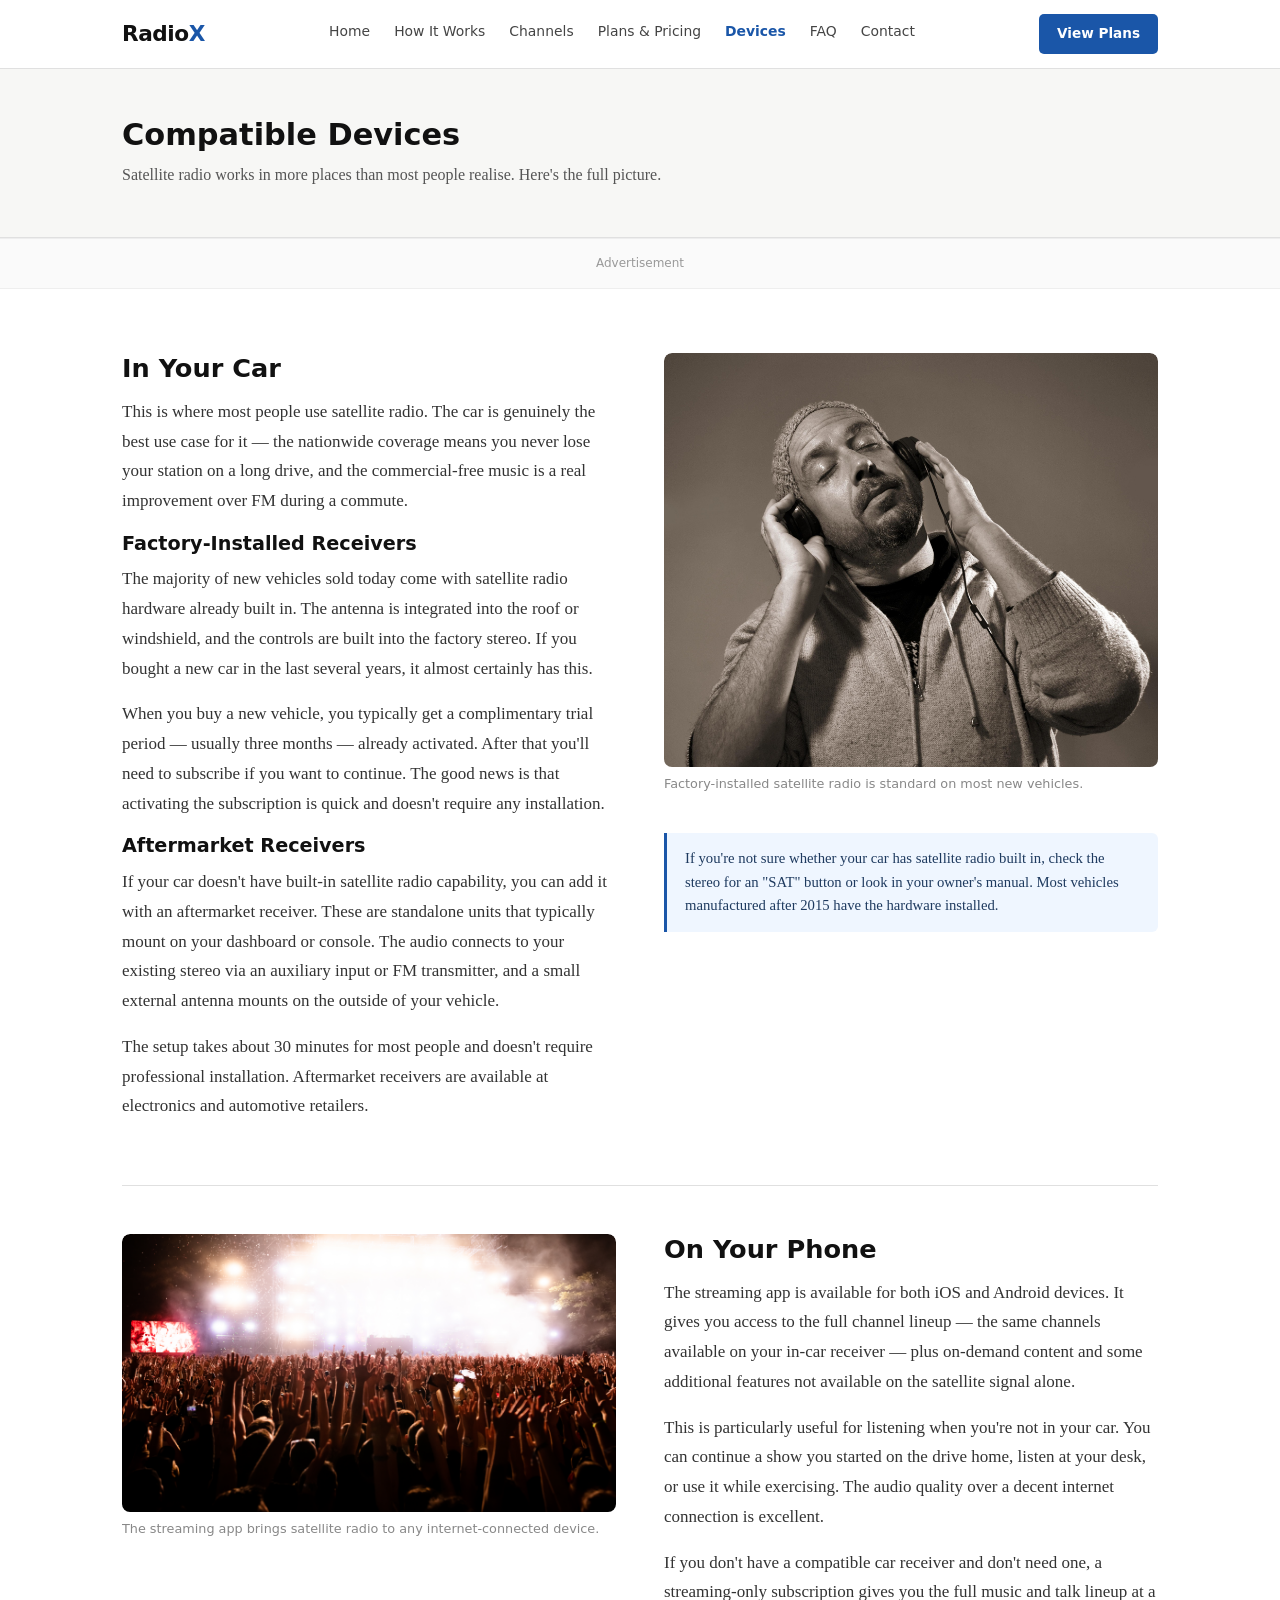
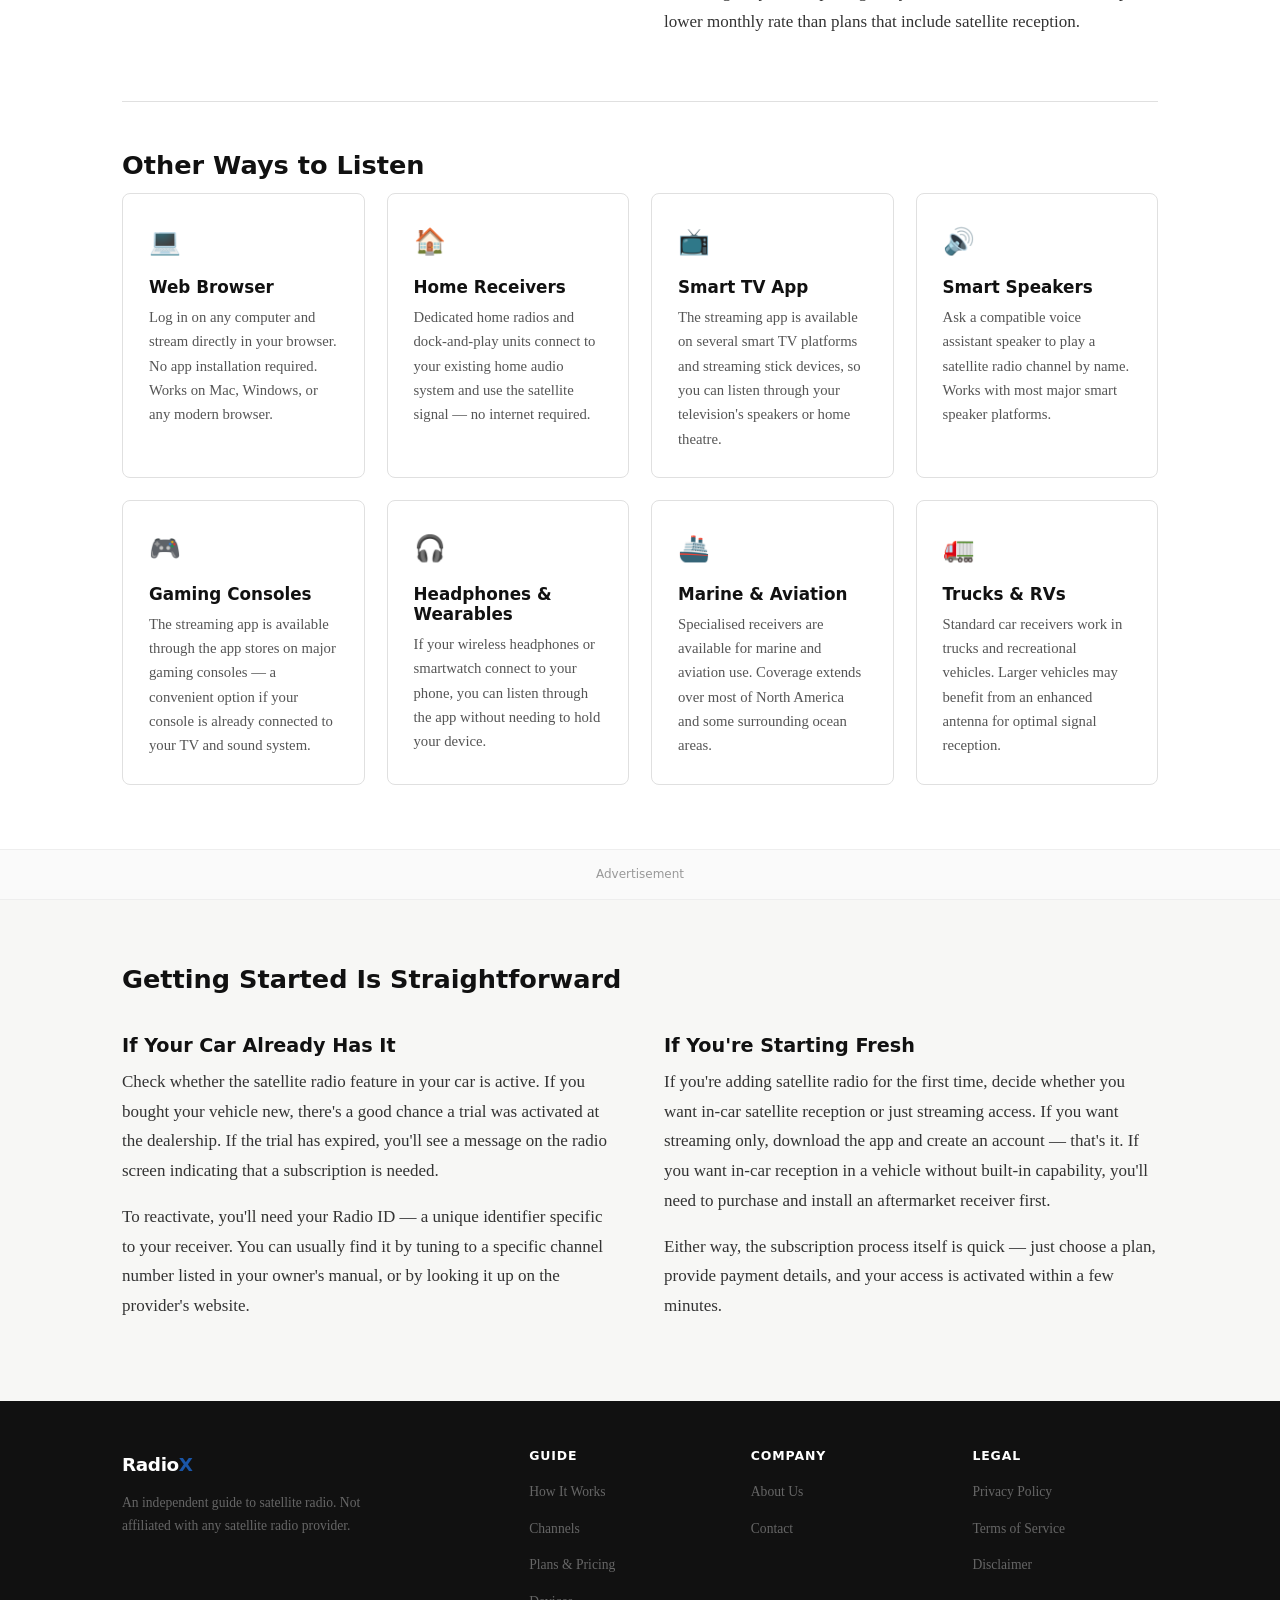
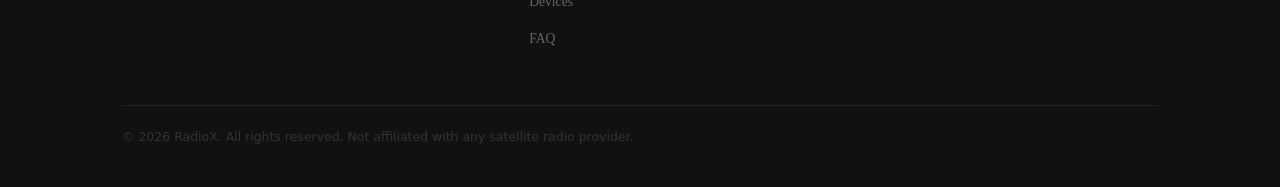
<file: devices.html>
<!DOCTYPE html>
<html lang="en">
<head>
  <meta charset="UTF-8"/><meta name="viewport" content="width=device-width, initial-scale=1.0"/>
  <meta name="description" content="Devices compatible with satellite radio — in-car receivers, home units, mobile apps, and more."/>
  <title>Compatible Devices | RadioX</title>
  <link rel="stylesheet" href="style.css"/>
</head>
<body>
<header class="site-header"><div class="container">
  <a href="index.html" class="logo">Radio<span>X</span></a>
  <ul class="nav-menu" id="nm">
    <li><a href="index.html">Home</a></li><li><a href="how-it-works.html">How It Works</a></li>
    <li><a href="channels.html">Channels</a></li><li><a href="plans.html">Plans & Pricing</a></li>
    <li><a href="devices.html" class="active">Devices</a></li><li><a href="faq.html">FAQ</a></li><li><a href="contact.html">Contact</a></li>
  </ul>
  <a href="plans.html" class="nav-btn">View Plans</a>
  <button class="burger" onclick="document.getElementById('nm').classList.toggle('open')">☰</button>
</div></header>

<div class="page-banner"><div class="container">
  <h1>Compatible Devices</h1>
  <p>Satellite radio works in more places than most people realise. Here's the full picture.</p>
</div></div>

<div class="ad-slot">Advertisement</div>

<section class="section"><div class="container">
  <div class="two-col">
    <div>
      <h2>In Your Car</h2>
      <p>This is where most people use satellite radio. The car is genuinely the best use case for it — the nationwide coverage means you never lose your station on a long drive, and the commercial-free music is a real improvement over FM during a commute.</p>
      <h3>Factory-Installed Receivers</h3>
      <p>The majority of new vehicles sold today come with satellite radio hardware already built in. The antenna is integrated into the roof or windshield, and the controls are built into the factory stereo. If you bought a new car in the last several years, it almost certainly has this.</p>
      <p>When you buy a new vehicle, you typically get a complimentary trial period — usually three months — already activated. After that you'll need to subscribe if you want to continue. The good news is that activating the subscription is quick and doesn't require any installation.</p>
      <h3>Aftermarket Receivers</h3>
      <p>If your car doesn't have built-in satellite radio capability, you can add it with an aftermarket receiver. These are standalone units that typically mount on your dashboard or console. The audio connects to your existing stereo via an auxiliary input or FM transmitter, and a small external antenna mounts on the outside of your vehicle.</p>
      <p>The setup takes about 30 minutes for most people and doesn't require professional installation. Aftermarket receivers are available at electronics and automotive retailers.</p>
    </div>
    <div>
      <div class="img-block">
        <img src="1.jpg" alt="Satellite radio receiver in car dashboard"/>
        <p class="img-caption">Factory-installed satellite radio is standard on most new vehicles.</p>
      </div>
      <div class="info-box" style="margin-top:22px;">
        If you're not sure whether your car has satellite radio built in, check the stereo for an "SAT" button or look in your owner's manual. Most vehicles manufactured after 2015 have the hardware installed.
      </div>
    </div>
  </div>

  <hr class="divider"/>

  <div class="two-col">
    <div class="img-block">
      <img src="2.jpg" alt="Person using satellite radio app on smartphone"/>
      <p class="img-caption">The streaming app brings satellite radio to any internet-connected device.</p>
    </div>
    <div>
      <h2>On Your Phone</h2>
      <p>The streaming app is available for both iOS and Android devices. It gives you access to the full channel lineup — the same channels available on your in-car receiver — plus on-demand content and some additional features not available on the satellite signal alone.</p>
      <p>This is particularly useful for listening when you're not in your car. You can continue a show you started on the drive home, listen at your desk, or use it while exercising. The audio quality over a decent internet connection is excellent.</p>
      <p>If you don't have a compatible car receiver and don't need one, a streaming-only subscription gives you the full music and talk lineup at a lower monthly rate than plans that include satellite reception.</p>
    </div>
  </div>

  <hr class="divider"/>

  <h2>Other Ways to Listen</h2>
  <div class="four-col">
    <div class="card"><div class="icon">💻</div><h3>Web Browser</h3><p>Log in on any computer and stream directly in your browser. No app installation required. Works on Mac, Windows, or any modern browser.</p></div>
    <div class="card"><div class="icon">🏠</div><h3>Home Receivers</h3><p>Dedicated home radios and dock-and-play units connect to your existing home audio system and use the satellite signal — no internet required.</p></div>
    <div class="card"><div class="icon">📺</div><h3>Smart TV App</h3><p>The streaming app is available on several smart TV platforms and streaming stick devices, so you can listen through your television's speakers or home theatre.</p></div>
    <div class="card"><div class="icon">🔊</div><h3>Smart Speakers</h3><p>Ask a compatible voice assistant speaker to play a satellite radio channel by name. Works with most major smart speaker platforms.</p></div>
    <div class="card"><div class="icon">🎮</div><h3>Gaming Consoles</h3><p>The streaming app is available through the app stores on major gaming consoles — a convenient option if your console is already connected to your TV and sound system.</p></div>
    <div class="card"><div class="icon">🎧</div><h3>Headphones & Wearables</h3><p>If your wireless headphones or smartwatch connect to your phone, you can listen through the app without needing to hold your device.</p></div>
    <div class="card"><div class="icon">🚢</div><h3>Marine & Aviation</h3><p>Specialised receivers are available for marine and aviation use. Coverage extends over most of North America and some surrounding ocean areas.</p></div>
    <div class="card"><div class="icon">🚛</div><h3>Trucks & RVs</h3><p>Standard car receivers work in trucks and recreational vehicles. Larger vehicles may benefit from an enhanced antenna for optimal signal reception.</p></div>
  </div>
</div></section>

<div class="ad-slot">Advertisement</div>

<section class="section-alt"><div class="container">
  <div class="section-head"><h2>Getting Started Is Straightforward</h2></div>
  <div class="two-col">
    <div>
      <h3>If Your Car Already Has It</h3>
      <p>Check whether the satellite radio feature in your car is active. If you bought your vehicle new, there's a good chance a trial was activated at the dealership. If the trial has expired, you'll see a message on the radio screen indicating that a subscription is needed.</p>
      <p>To reactivate, you'll need your Radio ID — a unique identifier specific to your receiver. You can usually find it by tuning to a specific channel number listed in your owner's manual, or by looking it up on the provider's website.</p>
    </div>
    <div>
      <h3>If You're Starting Fresh</h3>
      <p>If you're adding satellite radio for the first time, decide whether you want in-car satellite reception or just streaming access. If you want streaming only, download the app and create an account — that's it. If you want in-car reception in a vehicle without built-in capability, you'll need to purchase and install an aftermarket receiver first.</p>
      <p>Either way, the subscription process itself is quick — just choose a plan, provide payment details, and your access is activated within a few minutes.</p>
    </div>
  </div>
</div></section>

<footer class="site-footer"><div class="container">
  <div class="footer-grid">
    <div class="footer-brand"><div class="footer-logo">Radio<span>X</span></div><p>An independent guide to satellite radio. Not affiliated with any satellite radio provider.</p></div>
    <div class="footer-col"><h4>Guide</h4><ul><li><a href="how-it-works.html">How It Works</a></li><li><a href="channels.html">Channels</a></li><li><a href="plans.html">Plans & Pricing</a></li><li><a href="devices.html">Devices</a></li><li><a href="faq.html">FAQ</a></li></ul></div>
    <div class="footer-col"><h4>Company</h4><ul><li><a href="about.html">About Us</a></li><li><a href="contact.html">Contact</a></li></ul></div>
    <div class="footer-col"><h4>Legal</h4><ul><li><a href="privacy.html">Privacy Policy</a></li><li><a href="terms.html">Terms of Service</a></li><li><a href="disclaimer.html">Disclaimer</a></li></ul></div>
  </div>
  <div class="footer-bottom"><p>&copy; <span id="yr"></span> RadioX. All rights reserved. Not affiliated with any satellite radio provider.</p></div>
</div></footer>
<script>document.getElementById('yr').textContent = new Date().getFullYear();</script>
</body></html>
</file>
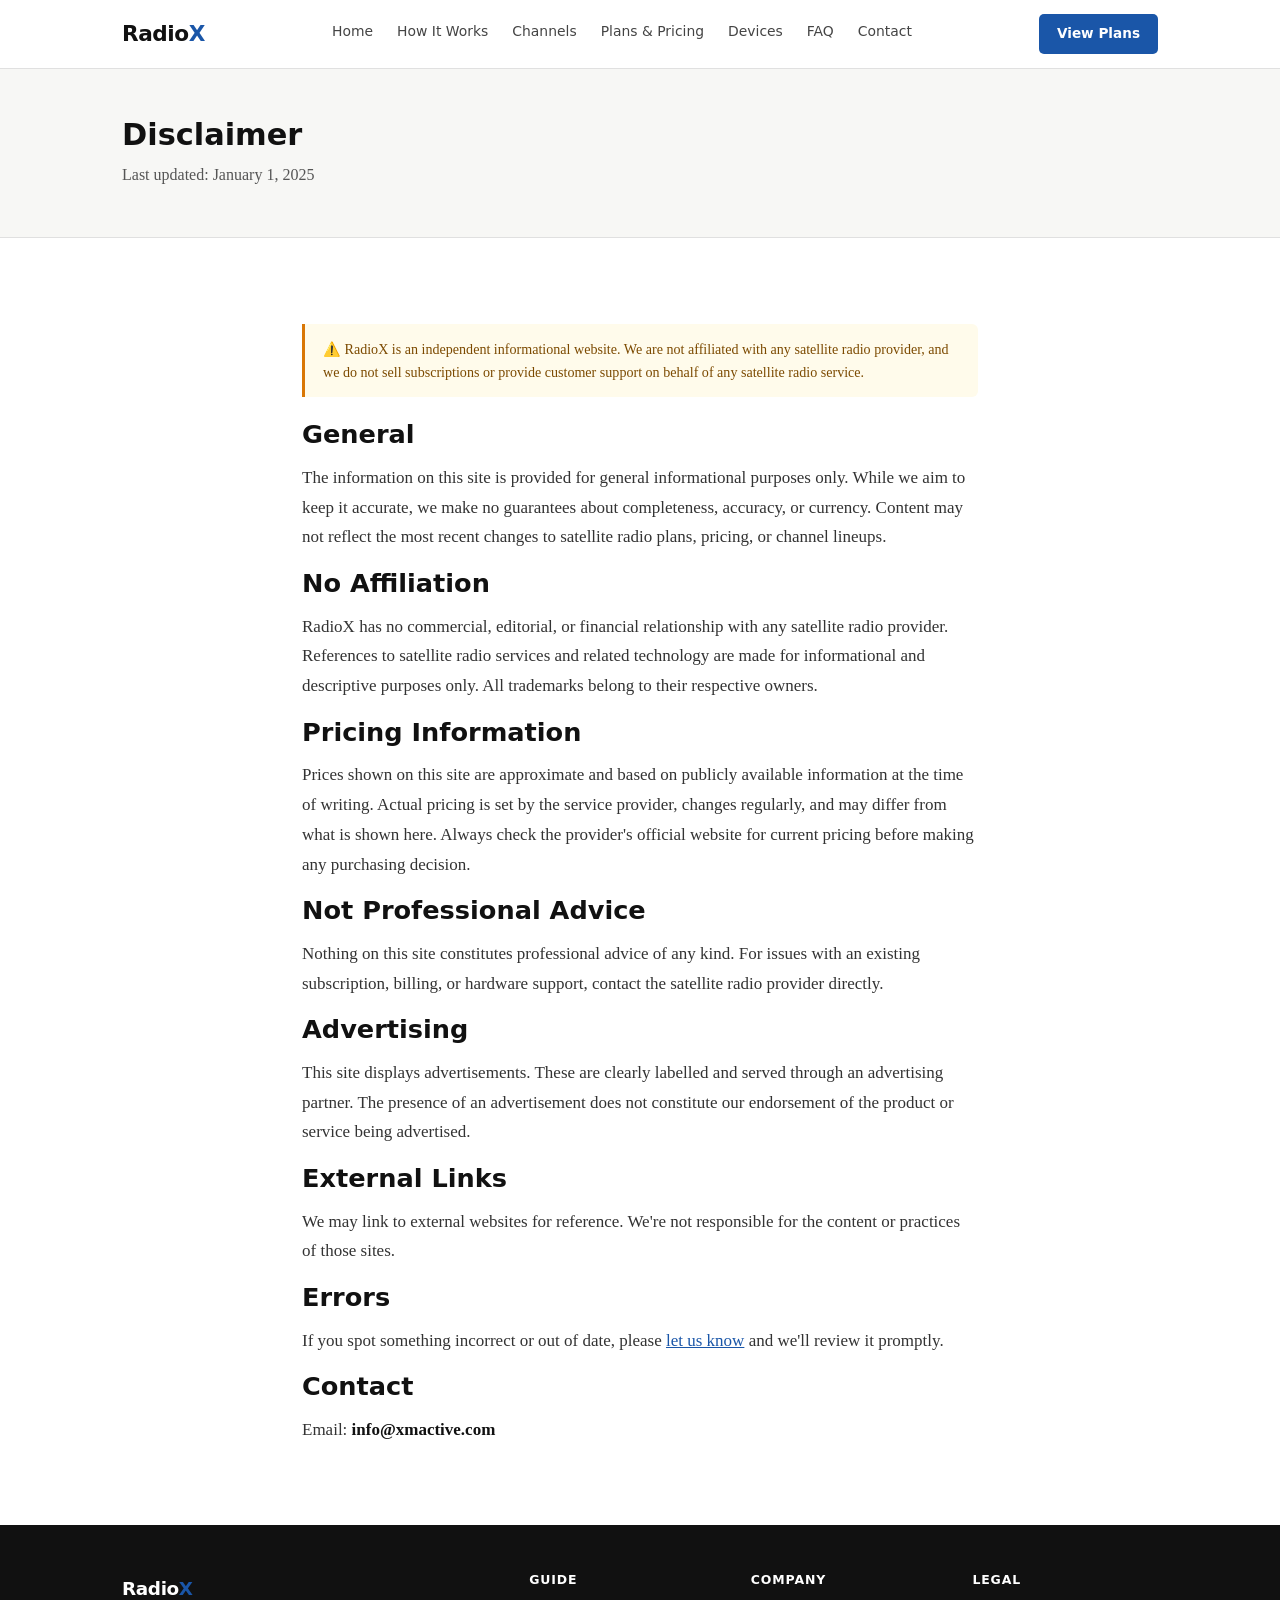
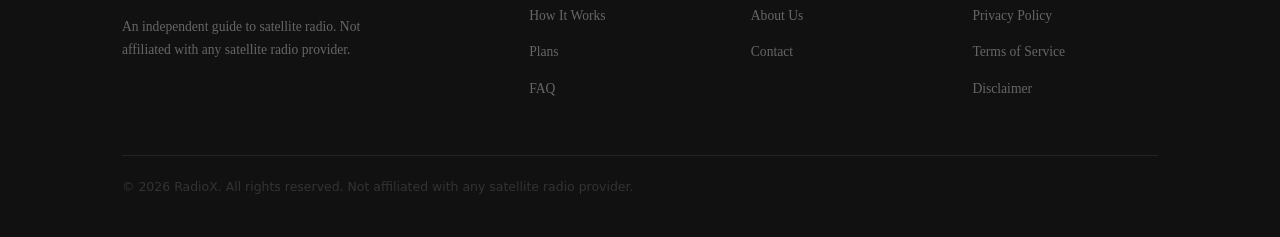
<file: disclaimer.html>
<!DOCTYPE html><html lang="en"><head><meta charset="UTF-8"/><meta name="viewport" content="width=device-width, initial-scale=1.0"/>
<meta name="description" content="Disclaimer for RadioX — important information about our content."/><title>Disclaimer | RadioX</title>
<link rel="stylesheet" href="style.css"/></head><body>
<header class="site-header"><div class="container">
  <a href="index.html" class="logo">Radio<span>X</span></a>
  <ul class="nav-menu" id="nm">
    <li><a href="index.html">Home</a></li><li><a href="how-it-works.html">How It Works</a></li>
    <li><a href="channels.html">Channels</a></li><li><a href="plans.html">Plans & Pricing</a></li>
    <li><a href="devices.html">Devices</a></li><li><a href="faq.html">FAQ</a></li><li><a href="contact.html">Contact</a></li>
  </ul>
  <a href="plans.html" class="nav-btn">View Plans</a>
  <button class="burger" onclick="document.getElementById(\"nm\").classList.toggle(\"open\")">☰</button>
</div></header>
<div class="page-banner"><div class="container"><h1>Disclaimer</h1><p>Last updated: January 1, 2025</p></div></div>
<section class="section"><div class="container-sm">
<div class="note-box">⚠️ RadioX is an independent informational website. We are not affiliated with any satellite radio provider, and we do not sell subscriptions or provide customer support on behalf of any satellite radio service.</div>
<h2>General</h2>
<p>The information on this site is provided for general informational purposes only. While we aim to keep it accurate, we make no guarantees about completeness, accuracy, or currency. Content may not reflect the most recent changes to satellite radio plans, pricing, or channel lineups.</p>
<h2>No Affiliation</h2>
<p>RadioX has no commercial, editorial, or financial relationship with any satellite radio provider. References to satellite radio services and related technology are made for informational and descriptive purposes only. All trademarks belong to their respective owners.</p>
<h2>Pricing Information</h2>
<p>Prices shown on this site are approximate and based on publicly available information at the time of writing. Actual pricing is set by the service provider, changes regularly, and may differ from what is shown here. Always check the provider's official website for current pricing before making any purchasing decision.</p>
<h2>Not Professional Advice</h2>
<p>Nothing on this site constitutes professional advice of any kind. For issues with an existing subscription, billing, or hardware support, contact the satellite radio provider directly.</p>
<h2>Advertising</h2>
<p>This site displays advertisements. These are clearly labelled and served through an advertising partner. The presence of an advertisement does not constitute our endorsement of the product or service being advertised.</p>
<h2>External Links</h2>
<p>We may link to external websites for reference. We're not responsible for the content or practices of those sites.</p>
<h2>Errors</h2>
<p>If you spot something incorrect or out of date, please <a href="contact.html">let us know</a> and we'll review it promptly.</p>
<h2>Contact</h2>
<p>Email: <strong>info@xmactive.com</strong></p>
</div></section>
<footer class="site-footer"><div class="container">
  <div class="footer-grid">
    <div class="footer-brand"><div class="footer-logo">Radio<span>X</span></div><p>An independent guide to satellite radio. Not affiliated with any satellite radio provider.</p></div>
    <div class="footer-col"><h4>Guide</h4><ul><li><a href="how-it-works.html">How It Works</a></li><li><a href="plans.html">Plans</a></li><li><a href="faq.html">FAQ</a></li></ul></div>
    <div class="footer-col"><h4>Company</h4><ul><li><a href="about.html">About Us</a></li><li><a href="contact.html">Contact</a></li></ul></div>
    <div class="footer-col"><h4>Legal</h4><ul><li><a href="privacy.html">Privacy Policy</a></li><li><a href="terms.html">Terms of Service</a></li><li><a href="disclaimer.html">Disclaimer</a></li></ul></div>
  </div>
  <div class="footer-bottom"><p>&copy; <span id="yr"></span> RadioX. All rights reserved. Not affiliated with any satellite radio provider.</p></div>
</div></footer>
<script>document.getElementById("yr").textContent = new Date().getFullYear();</script></body></html>
</file>
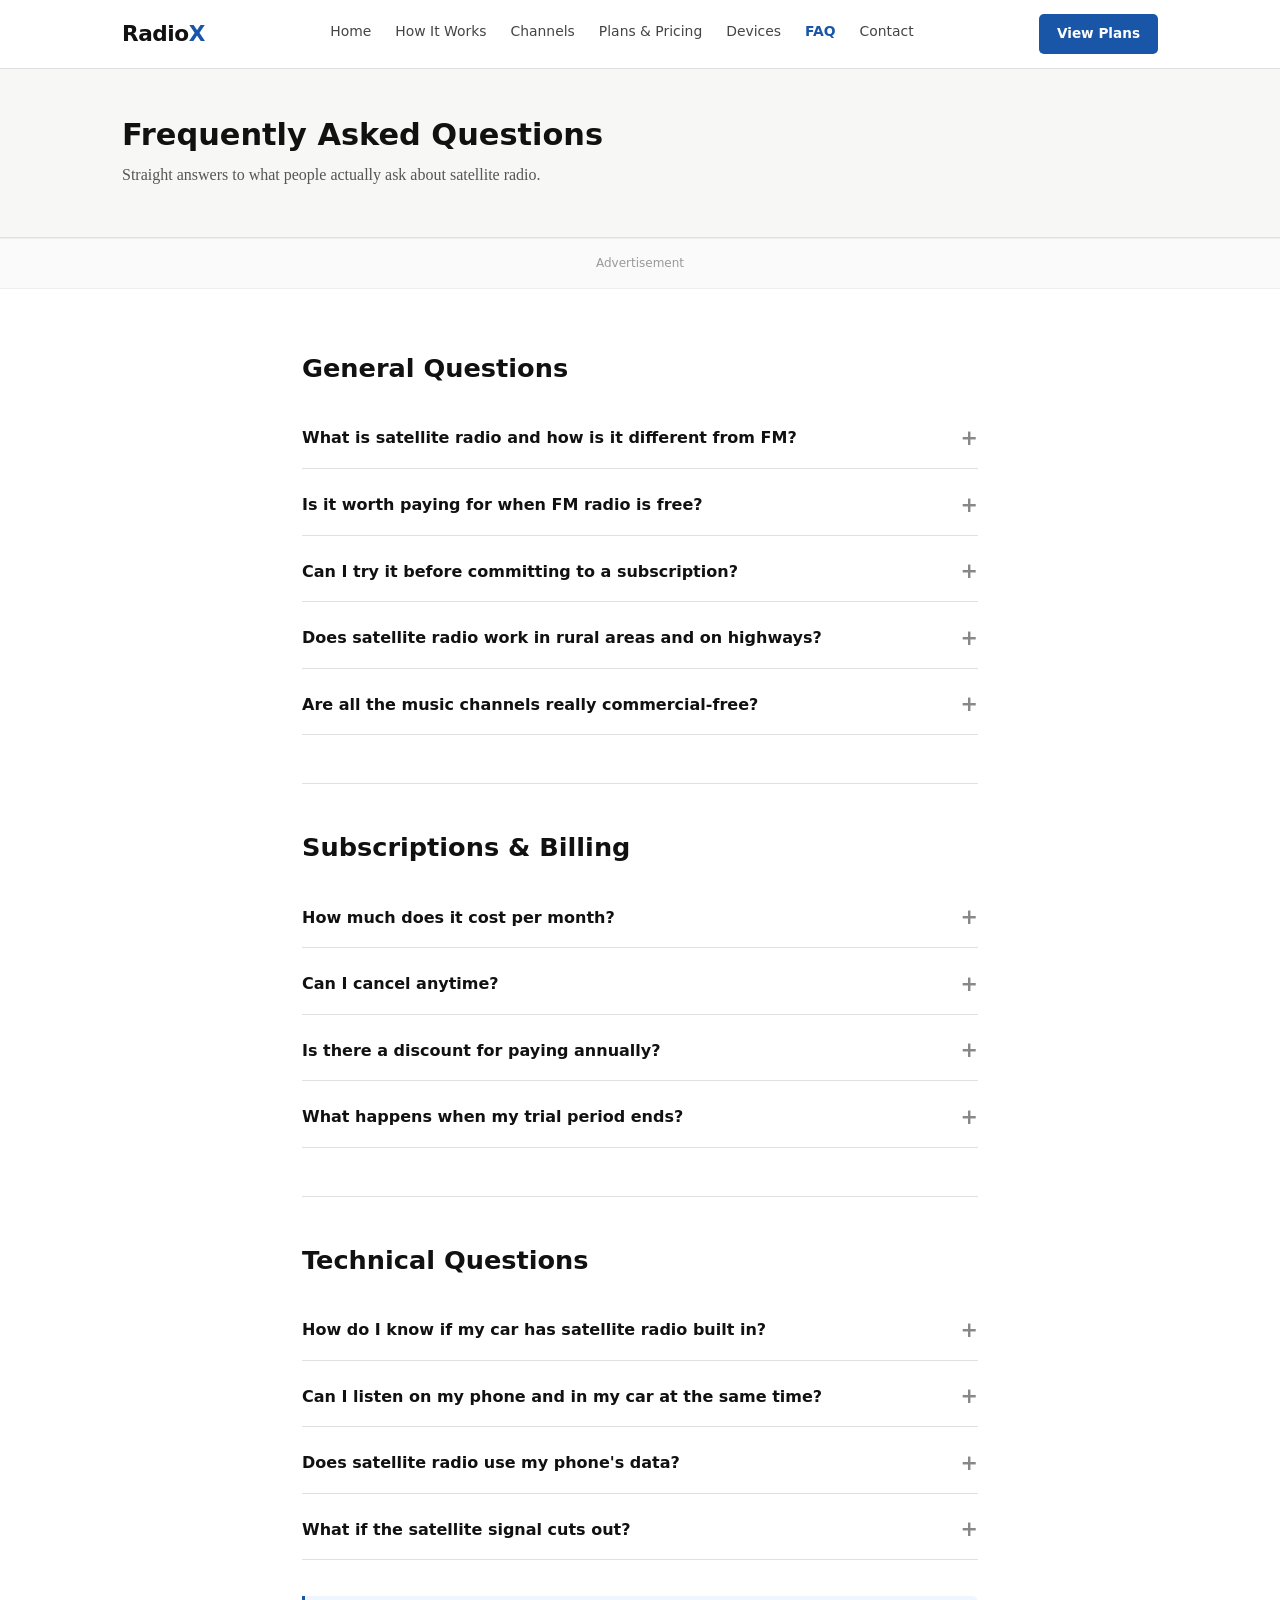
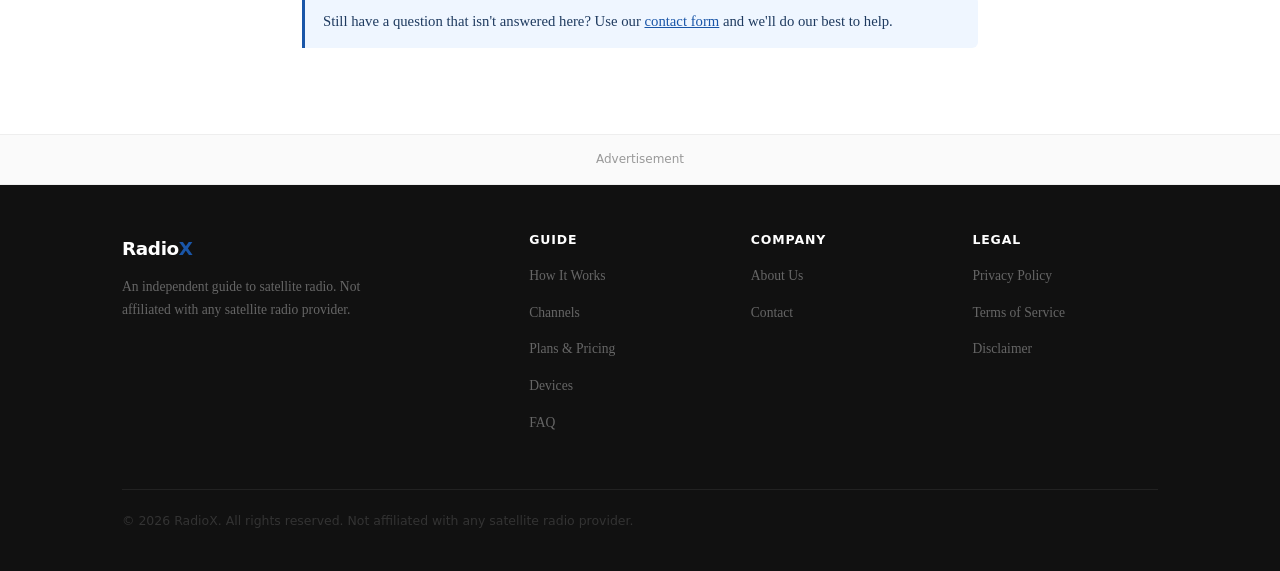
<file: faq.html>
<!DOCTYPE html>
<html lang="en">
<head>
  <meta charset="UTF-8"/><meta name="viewport" content="width=device-width, initial-scale=1.0"/>
  <meta name="description" content="Frequently asked questions about satellite radio — honest answers to what people actually want to know."/>
  <title>FAQ | RadioX</title>
  <link rel="stylesheet" href="style.css"/>
</head>
<body>
<header class="site-header"><div class="container">
  <a href="index.html" class="logo">Radio<span>X</span></a>
  <ul class="nav-menu" id="nm">
    <li><a href="index.html">Home</a></li><li><a href="how-it-works.html">How It Works</a></li>
    <li><a href="channels.html">Channels</a></li><li><a href="plans.html">Plans & Pricing</a></li>
    <li><a href="devices.html">Devices</a></li><li><a href="faq.html" class="active">FAQ</a></li><li><a href="contact.html">Contact</a></li>
  </ul>
  <a href="plans.html" class="nav-btn">View Plans</a>
  <button class="burger" onclick="document.getElementById('nm').classList.toggle('open')">☰</button>
</div></header>

<div class="page-banner"><div class="container">
  <h1>Frequently Asked Questions</h1>
  <p>Straight answers to what people actually ask about satellite radio.</p>
</div></div>

<div class="ad-slot">Advertisement</div>

<section class="section"><div class="container-sm">

  <h2 style="margin-bottom:24px;">General Questions</h2>
  <ul class="faq-list">
    <li>
      <button class="faq-q" onclick="faq(this)">What is satellite radio and how is it different from FM? <span class="tog">+</span></button>
      <div class="faq-a">Satellite radio broadcasts digitally from satellites in orbit, covering the entire country with a consistent signal. FM radio uses ground-based towers with a range of 30 to 60 miles per station — so when you drive out of range, the signal fades and you need to retune. With satellite radio, the same station reaches you from coast to coast without interruption. The other big difference is that most music channels on satellite radio are completely commercial-free, which FM is not.</div>
    </li>
    <li>
      <button class="faq-q" onclick="faq(this)">Is it worth paying for when FM radio is free? <span class="tog">+</span></button>
      <div class="faq-a">Whether it's worth it depends on how you use radio. If you mostly listen in one area and local FM stations cover what you want, you probably don't need it. But if you do a lot of driving — especially long distances — the experience is notably better. No signal loss, no rescanning, no ads on music. Sports fans who want to follow teams outside their local market also find it particularly useful, since satellite radio carries every game while local FM only covers local teams.</div>
    </li>
    <li>
      <button class="faq-q" onclick="faq(this)">Can I try it before committing to a subscription? <span class="tog">+</span></button>
      <div class="faq-a">Most new vehicle purchases include a complimentary trial period — typically three months — so you can experience it before deciding whether to continue. The provider also periodically runs free listening weekends where anyone can sample the full channel lineup without subscribing. It's worth checking for one of those before signing up, just to make sure it suits your listening habits.</div>
    </li>
    <li>
      <button class="faq-q" onclick="faq(this)">Does satellite radio work in rural areas and on highways? <span class="tog">+</span></button>
      <div class="faq-a">Yes, and this is one of its biggest advantages over FM. Because the signal comes from satellites, not ground towers, rural roads and remote highways get the same consistent reception as cities. The only spots where you might lose signal are underground tunnels, parking garages, or areas with very dense overhead cover like forest canopies. In urban areas, ground-based repeaters fill in any gaps caused by tall buildings.</div>
    </li>
    <li>
      <button class="faq-q" onclick="faq(this)">Are all the music channels really commercial-free? <span class="tog">+</span></button>
      <div class="faq-a">Yes — the music channels don't carry any advertising. You get the full hour of music without interruption. That said, non-music channels like news, sports talk, and some entertainment channels do carry ads, the same way a news radio station on FM would. The commercial-free benefit applies specifically to the music programming, which is where most people spend most of their listening time.</div>
    </li>
  </ul>

  <hr class="divider"/>
  <h2 style="margin-bottom:24px;">Subscriptions & Billing</h2>
  <ul class="faq-list">
    <li>
      <button class="faq-q" onclick="faq(this)">How much does it cost per month? <span class="tog">+</span></button>
      <div class="faq-a">Plans start at approximately $9.99 per month for streaming-only access and go up to around $26.99 per month for the Family plan with four simultaneous streams and all channels. The most popular option — which includes in-car satellite reception plus streaming — is roughly $17.99 per month. These are approximate figures and pricing does change, so always check the provider's website for the current rates before subscribing.</div>
    </li>
    <li>
      <button class="faq-q" onclick="faq(this)">Can I cancel anytime? <span class="tog">+</span></button>
      <div class="faq-a">Yes. Subscriptions can be cancelled at any time by contacting customer service or through your online account. Your access continues until the end of the billing period you've already paid for, and you won't be charged again after cancellation. Worth noting: the service doesn't cancel automatically — you need to actively request it. Don't assume a trial will just expire without charges; make sure to cancel before the trial ends if you decide not to continue.</div>
    </li>
    <li>
      <button class="faq-q" onclick="faq(this)">Is there a discount for paying annually? <span class="tog">+</span></button>
      <div class="faq-a">Yes, there's typically a discount of around 15–20% for paying annually versus monthly — equivalent to roughly two months free. If you're confident you'll use it for the full year, the annual option saves a meaningful amount. Monthly billing is also available if you prefer flexibility.</div>
    </li>
    <li>
      <button class="faq-q" onclick="faq(this)">What happens when my trial period ends? <span class="tog">+</span></button>
      <div class="faq-a">When a trial ends, the service requires a paid subscription to continue. You'll typically receive a reminder before the trial expires. If you don't subscribe, the satellite radio feature on your receiver will stop working, though you'll still be able to use regular FM/AM radio normally.</div>
    </li>
  </ul>

  <hr class="divider"/>
  <h2 style="margin-bottom:24px;">Technical Questions</h2>
  <ul class="faq-list">
    <li>
      <button class="faq-q" onclick="faq(this)">How do I know if my car has satellite radio built in? <span class="tog">+</span></button>
      <div class="faq-a">The easiest way is to look for an "SAT" button on your car's stereo, or check your owner's manual. If your car has a satellite radio antenna (usually integrated into the roof or rear window), it almost certainly has the receiver built in. Most vehicles manufactured after 2015 include it as standard. You can also check your vehicle's trim level and options list — satellite radio is often listed as an included or optional feature.</div>
    </li>
    <li>
      <button class="faq-q" onclick="faq(this)">Can I listen on my phone and in my car at the same time? <span class="tog">+</span></button>
      <div class="faq-a">You can switch between them, but simultaneous listening on two devices at once depends on your plan — the Standard plan allows up to 2 simultaneous streams, so technically yes. In practice though, most people use one or the other: in-car satellite reception when driving, the app when not in the car. They both give you access to the same channels.</div>
    </li>
    <li>
      <button class="faq-q" onclick="faq(this)">Does satellite radio use my phone's data? <span class="tog">+</span></button>
      <div class="faq-a">Only when you're using the streaming app. In-car satellite radio uses the satellite signal directly and doesn't use any mobile data at all — it works completely independently of your phone and internet connection. If you're listening through the app on your phone, it does use data. Audio streaming typically uses 50–100 MB per hour depending on the quality setting.</div>
    </li>
    <li>
      <button class="faq-q" onclick="faq(this)">What if the satellite signal cuts out? <span class="tog">+</span></button>
      <div class="faq-a">Brief signal interruptions can happen in tunnels, covered parking garages, and areas with very dense tree coverage. In practice, on open roads these interruptions are rare. When they do happen, the receiver may briefly buffer or mute for a second before the signal is restored. In major urban areas, ground-level repeaters maintain coverage even when buildings block the satellite signal.</div>
    </li>
  </ul>

  <div class="info-box" style="margin-top:36px;">Still have a question that isn't answered here? Use our <a href="contact.html">contact form</a> and we'll do our best to help.</div>
</div></section>

<div class="ad-slot">Advertisement</div>

<footer class="site-footer"><div class="container">
  <div class="footer-grid">
    <div class="footer-brand"><div class="footer-logo">Radio<span>X</span></div><p>An independent guide to satellite radio. Not affiliated with any satellite radio provider.</p></div>
    <div class="footer-col"><h4>Guide</h4><ul><li><a href="how-it-works.html">How It Works</a></li><li><a href="channels.html">Channels</a></li><li><a href="plans.html">Plans & Pricing</a></li><li><a href="devices.html">Devices</a></li><li><a href="faq.html">FAQ</a></li></ul></div>
    <div class="footer-col"><h4>Company</h4><ul><li><a href="about.html">About Us</a></li><li><a href="contact.html">Contact</a></li></ul></div>
    <div class="footer-col"><h4>Legal</h4><ul><li><a href="privacy.html">Privacy Policy</a></li><li><a href="terms.html">Terms of Service</a></li><li><a href="disclaimer.html">Disclaimer</a></li></ul></div>
  </div>
  <div class="footer-bottom"><p>&copy; <span id="yr"></span> RadioX. All rights reserved. Not affiliated with any satellite radio provider.</p></div>
</div></footer>
<script>
document.getElementById('yr').textContent = new Date().getFullYear();
function faq(btn) {
  const li = btn.closest('li');
  const open = li.classList.contains('open');
  document.querySelectorAll('.faq-list li.open').forEach(i => i.classList.remove('open'));
  if (!open) li.classList.add('open');
}
</script>
</body></html>
</file>
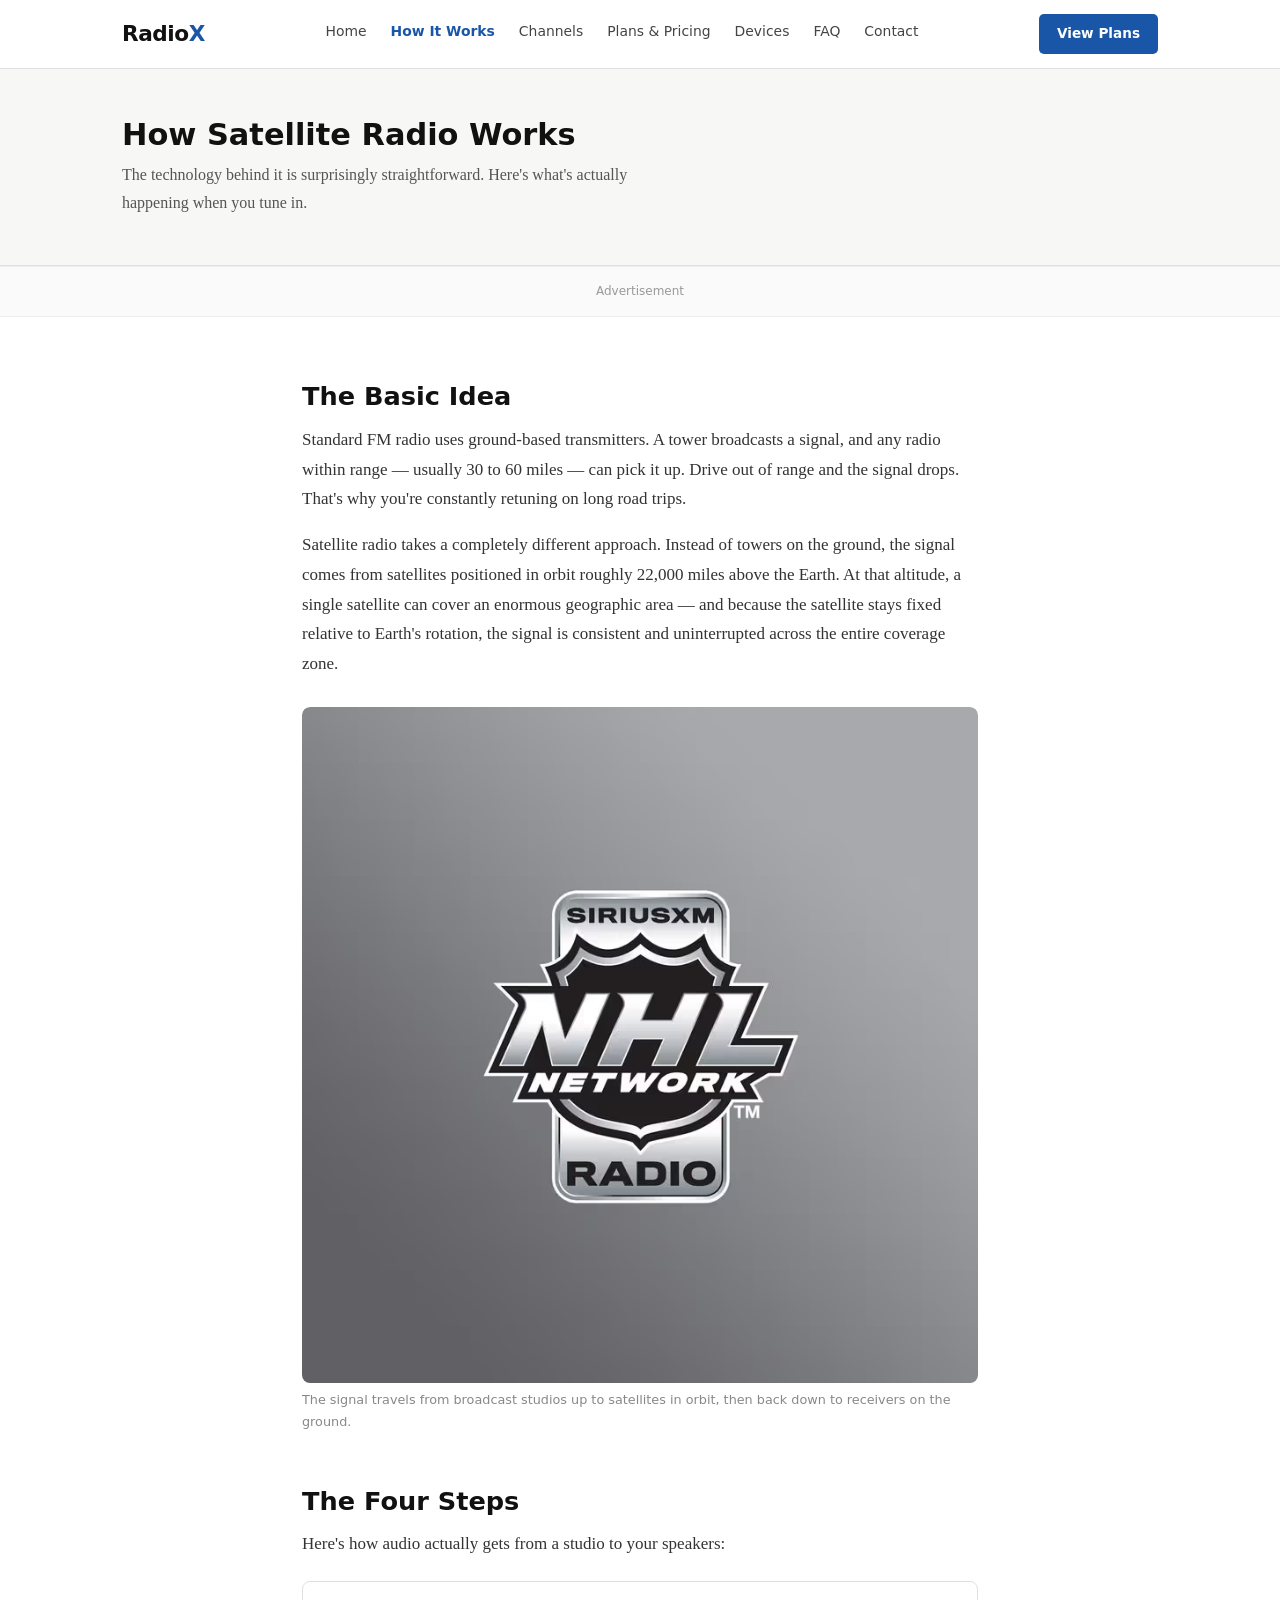
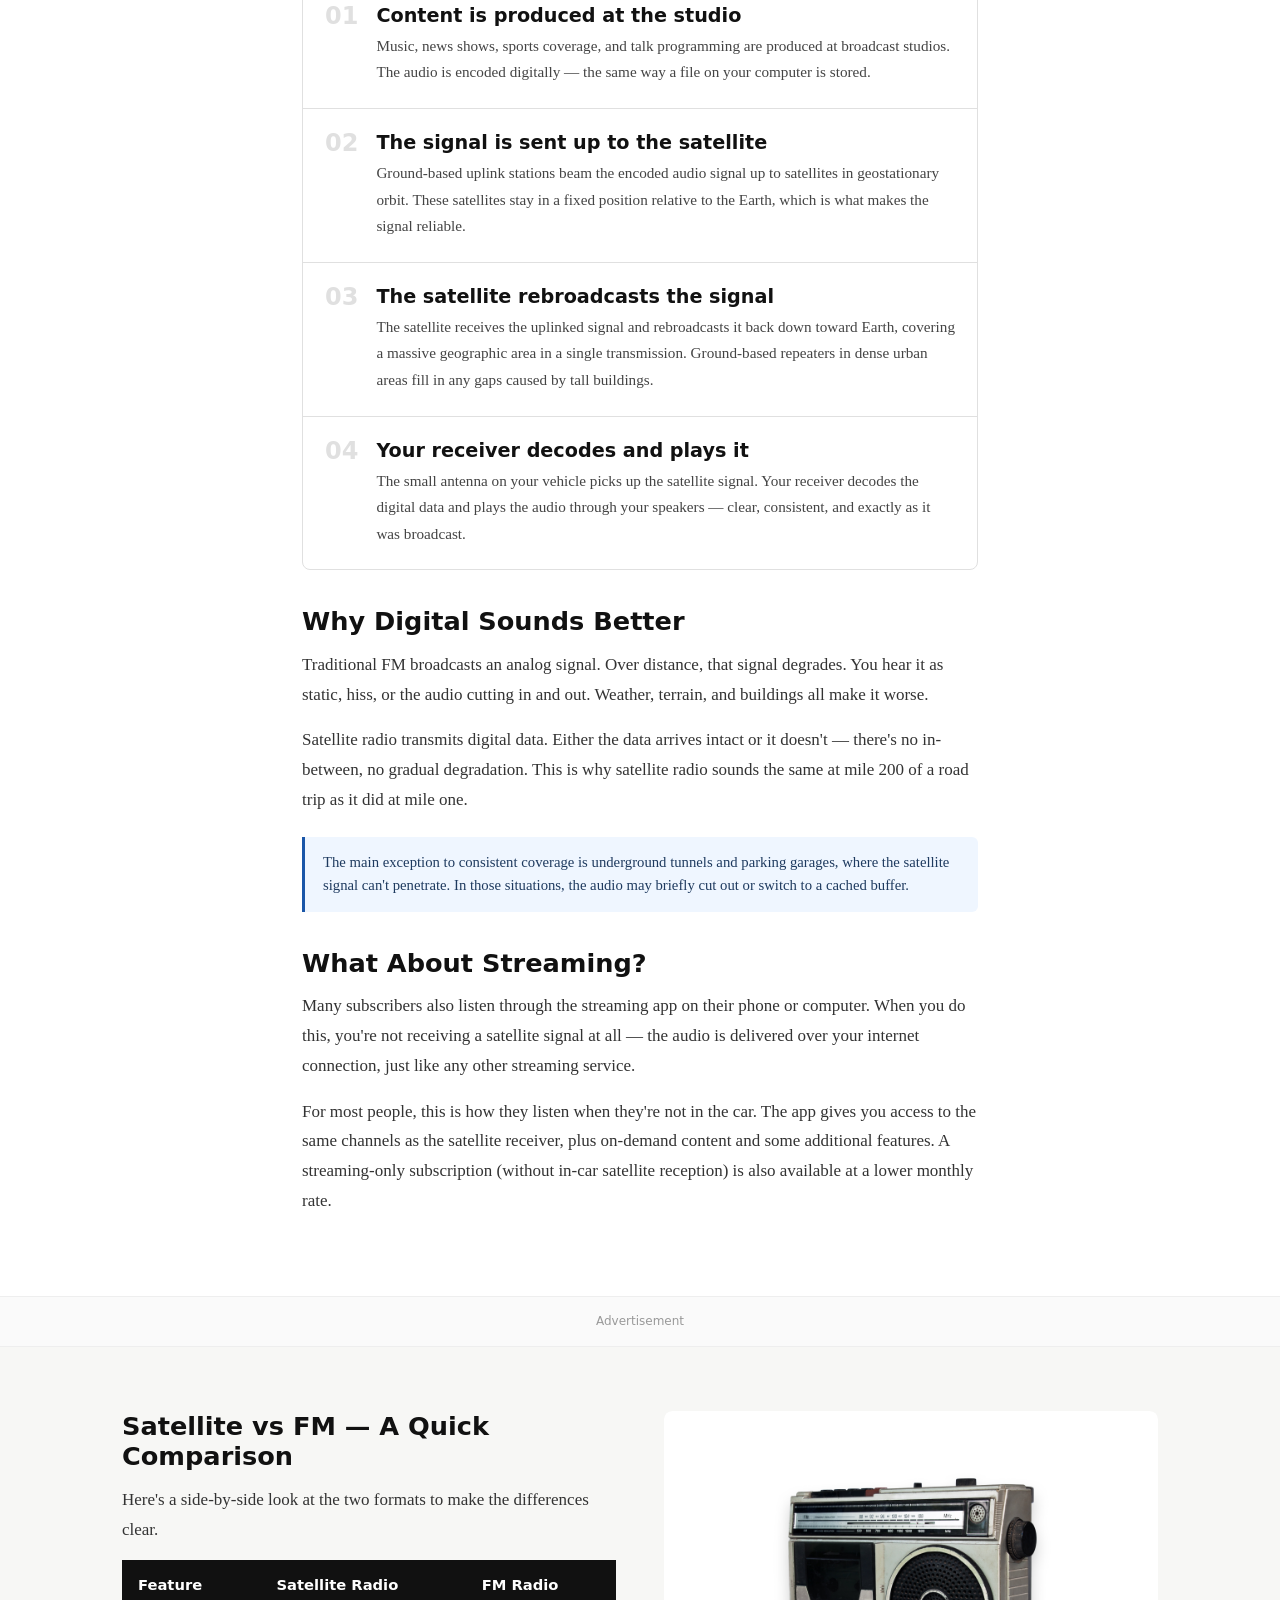
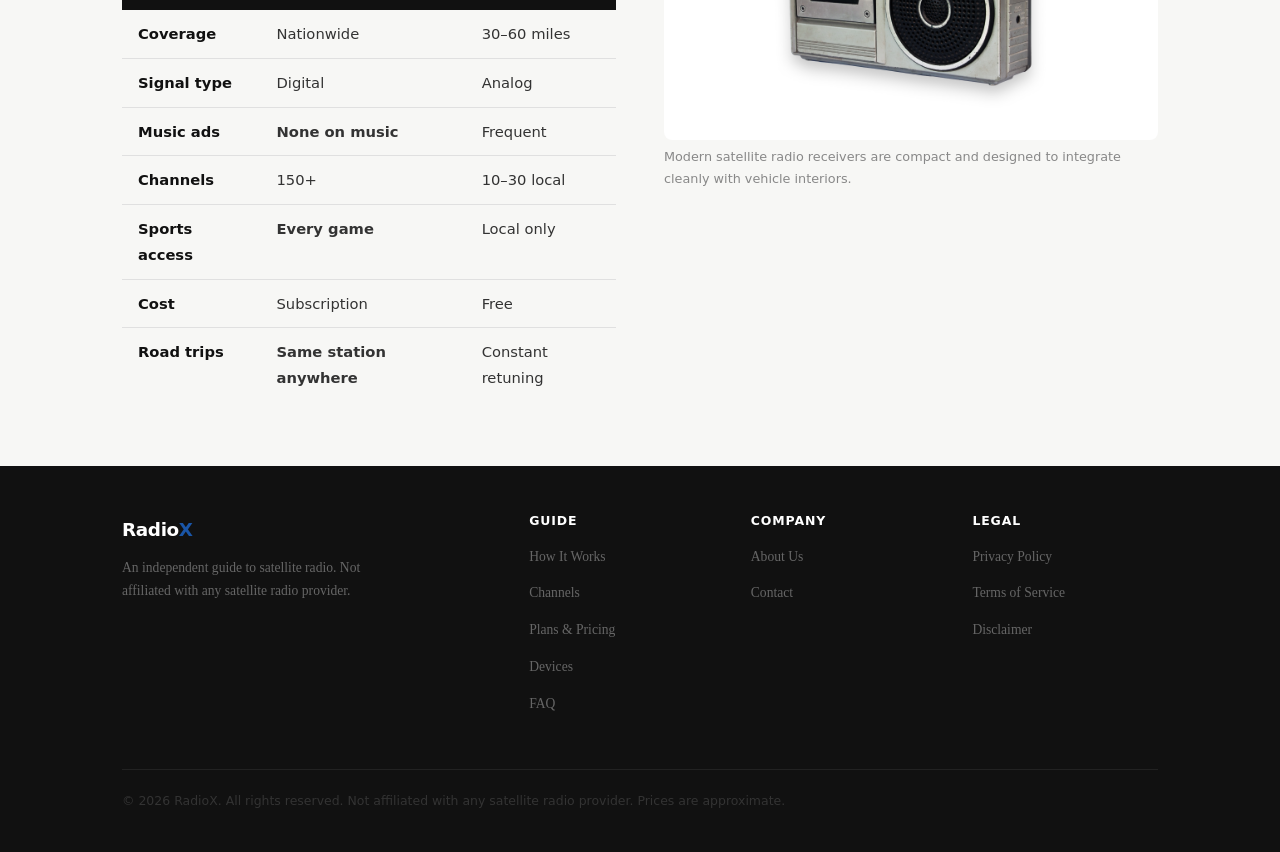
<file: how-it-works.html>
<!DOCTYPE html>
<html lang="en">
<head>
  <meta charset="UTF-8"/><meta name="viewport" content="width=device-width, initial-scale=1.0"/>
  <meta name="description" content="How satellite radio works — from the broadcast studio to your car speakers, explained simply."/>
  <title>How Satellite Radio Works | RadioX</title>
  <link rel="stylesheet" href="style.css"/>
</head>
<body>
<header class="site-header"><div class="container">
  <a href="index.html" class="logo">Radio<span>X</span></a>
  <ul class="nav-menu" id="nm">
    <li><a href="index.html">Home</a></li>
    <li><a href="how-it-works.html" class="active">How It Works</a></li>
    <li><a href="channels.html">Channels</a></li>
    <li><a href="plans.html">Plans & Pricing</a></li>
    <li><a href="devices.html">Devices</a></li>
    <li><a href="faq.html">FAQ</a></li>
    <li><a href="contact.html">Contact</a></li>
  </ul>
  <a href="plans.html" class="nav-btn">View Plans</a>
  <button class="burger" onclick="document.getElementById('nm').classList.toggle('open')">☰</button>
</div></header>

<div class="page-banner"><div class="container">
  <h1>How Satellite Radio Works</h1>
  <p>The technology behind it is surprisingly straightforward. Here's what's actually happening when you tune in.</p>
</div></div>

<div class="ad-slot">Advertisement</div>

<section class="section"><div class="container-sm">
  <h2>The Basic Idea</h2>
  <p>Standard FM radio uses ground-based transmitters. A tower broadcasts a signal, and any radio within range — usually 30 to 60 miles — can pick it up. Drive out of range and the signal drops. That's why you're constantly retuning on long road trips.</p>
  <p>Satellite radio takes a completely different approach. Instead of towers on the ground, the signal comes from satellites positioned in orbit roughly 22,000 miles above the Earth. At that altitude, a single satellite can cover an enormous geographic area — and because the satellite stays fixed relative to Earth's rotation, the signal is consistent and uninterrupted across the entire coverage zone.</p>
  <div class="img-block" style="margin: 28px 0;">
    <img src="5.avif" alt="Diagram showing how satellite radio signal travels from space to car"/>
    <p class="img-caption">The signal travels from broadcast studios up to satellites in orbit, then back down to receivers on the ground.</p>
  </div>

  <h2 style="margin-top: 36px;">The Four Steps</h2>
  <p>Here's how audio actually gets from a studio to your speakers:</p>

  <div style="border:1px solid #e0e0e0; border-radius:8px; overflow:hidden; margin: 22px 0;">
    <div style="padding:22px; border-bottom:1px solid #e0e0e0; display:flex; gap:18px; align-items:flex-start;">
      <span style="font-family:system-ui,sans-serif; font-size:1.5rem; font-weight:800; color:#e0e0e0; flex-shrink:0; line-height:1;">01</span>
      <div><h3 style="margin-bottom:6px;">Content is produced at the studio</h3><p style="margin:0; font-size:0.95rem; color:#444;">Music, news shows, sports coverage, and talk programming are produced at broadcast studios. The audio is encoded digitally — the same way a file on your computer is stored.</p></div>
    </div>
    <div style="padding:22px; border-bottom:1px solid #e0e0e0; display:flex; gap:18px; align-items:flex-start;">
      <span style="font-family:system-ui,sans-serif; font-size:1.5rem; font-weight:800; color:#e0e0e0; flex-shrink:0; line-height:1;">02</span>
      <div><h3 style="margin-bottom:6px;">The signal is sent up to the satellite</h3><p style="margin:0; font-size:0.95rem; color:#444;">Ground-based uplink stations beam the encoded audio signal up to satellites in geostationary orbit. These satellites stay in a fixed position relative to the Earth, which is what makes the signal reliable.</p></div>
    </div>
    <div style="padding:22px; border-bottom:1px solid #e0e0e0; display:flex; gap:18px; align-items:flex-start;">
      <span style="font-family:system-ui,sans-serif; font-size:1.5rem; font-weight:800; color:#e0e0e0; flex-shrink:0; line-height:1;">03</span>
      <div><h3 style="margin-bottom:6px;">The satellite rebroadcasts the signal</h3><p style="margin:0; font-size:0.95rem; color:#444;">The satellite receives the uplinked signal and rebroadcasts it back down toward Earth, covering a massive geographic area in a single transmission. Ground-based repeaters in dense urban areas fill in any gaps caused by tall buildings.</p></div>
    </div>
    <div style="padding:22px; display:flex; gap:18px; align-items:flex-start;">
      <span style="font-family:system-ui,sans-serif; font-size:1.5rem; font-weight:800; color:#e0e0e0; flex-shrink:0; line-height:1;">04</span>
      <div><h3 style="margin-bottom:6px;">Your receiver decodes and plays it</h3><p style="margin:0; font-size:0.95rem; color:#444;">The small antenna on your vehicle picks up the satellite signal. Your receiver decodes the digital data and plays the audio through your speakers — clear, consistent, and exactly as it was broadcast.</p></div>
    </div>
  </div>

  <h2 style="margin-top:36px;">Why Digital Sounds Better</h2>
  <p>Traditional FM broadcasts an analog signal. Over distance, that signal degrades. You hear it as static, hiss, or the audio cutting in and out. Weather, terrain, and buildings all make it worse.</p>
  <p>Satellite radio transmits digital data. Either the data arrives intact or it doesn't — there's no in-between, no gradual degradation. This is why satellite radio sounds the same at mile 200 of a road trip as it did at mile one.</p>

  <div class="info-box">
    The main exception to consistent coverage is underground tunnels and parking garages, where the satellite signal can't penetrate. In those situations, the audio may briefly cut out or switch to a cached buffer.
  </div>

  <h2 style="margin-top:36px;">What About Streaming?</h2>
  <p>Many subscribers also listen through the streaming app on their phone or computer. When you do this, you're not receiving a satellite signal at all — the audio is delivered over your internet connection, just like any other streaming service.</p>
  <p>For most people, this is how they listen when they're not in the car. The app gives you access to the same channels as the satellite receiver, plus on-demand content and some additional features. A streaming-only subscription (without in-car satellite reception) is also available at a lower monthly rate.</p>
</div></section>

<div class="ad-slot">Advertisement</div>

<section class="section-alt"><div class="container">
  <div class="two-col">
    <div>
      <h2>Satellite vs FM — A Quick Comparison</h2>
      <p>Here's a side-by-side look at the two formats to make the differences clear.</p>
      <table class="simple-table" style="margin-top:16px;">
        <thead><tr><th>Feature</th><th>Satellite Radio</th><th>FM Radio</th></tr></thead>
        <tbody>
          <tr><td><strong>Coverage</strong></td><td>Nationwide</td><td>30–60 miles</td></tr>
          <tr><td><strong>Signal type</strong></td><td>Digital</td><td>Analog</td></tr>
          <tr><td><strong>Music ads</strong></td><td class="yes-col">None on music</td><td class="no-col">Frequent</td></tr>
          <tr><td><strong>Channels</strong></td><td>150+</td><td>10–30 local</td></tr>
          <tr><td><strong>Sports access</strong></td><td class="yes-col">Every game</td><td class="no-col">Local only</td></tr>
          <tr><td><strong>Cost</strong></td><td>Subscription</td><td>Free</td></tr>
          <tr><td><strong>Road trips</strong></td><td class="yes-col">Same station anywhere</td><td class="no-col">Constant retuning</td></tr>
        </tbody>
      </table>
    </div>
    <div>
      <div class="img-block">
        <img src="4.jpg" alt="Satellite radio equipment"/>
        <p class="img-caption">Modern satellite radio receivers are compact and designed to integrate cleanly with vehicle interiors.</p>
      </div>
    </div>
  </div>
</div></section>

<footer class="site-footer"><div class="container">
  <div class="footer-grid">
    <div class="footer-brand"><div class="footer-logo">Radio<span>X</span></div><p>An independent guide to satellite radio. Not affiliated with any satellite radio provider.</p></div>
    <div class="footer-col"><h4>Guide</h4><ul><li><a href="how-it-works.html">How It Works</a></li><li><a href="channels.html">Channels</a></li><li><a href="plans.html">Plans & Pricing</a></li><li><a href="devices.html">Devices</a></li><li><a href="faq.html">FAQ</a></li></ul></div>
    <div class="footer-col"><h4>Company</h4><ul><li><a href="about.html">About Us</a></li><li><a href="contact.html">Contact</a></li></ul></div>
    <div class="footer-col"><h4>Legal</h4><ul><li><a href="privacy.html">Privacy Policy</a></li><li><a href="terms.html">Terms of Service</a></li><li><a href="disclaimer.html">Disclaimer</a></li></ul></div>
  </div>
  <div class="footer-bottom"><p>&copy; <span id="yr"></span> RadioX. All rights reserved. Not affiliated with any satellite radio provider. Prices are approximate.</p></div>
</div></footer>
<script>document.getElementById('yr').textContent = new Date().getFullYear();</script>
</body></html>
</file>
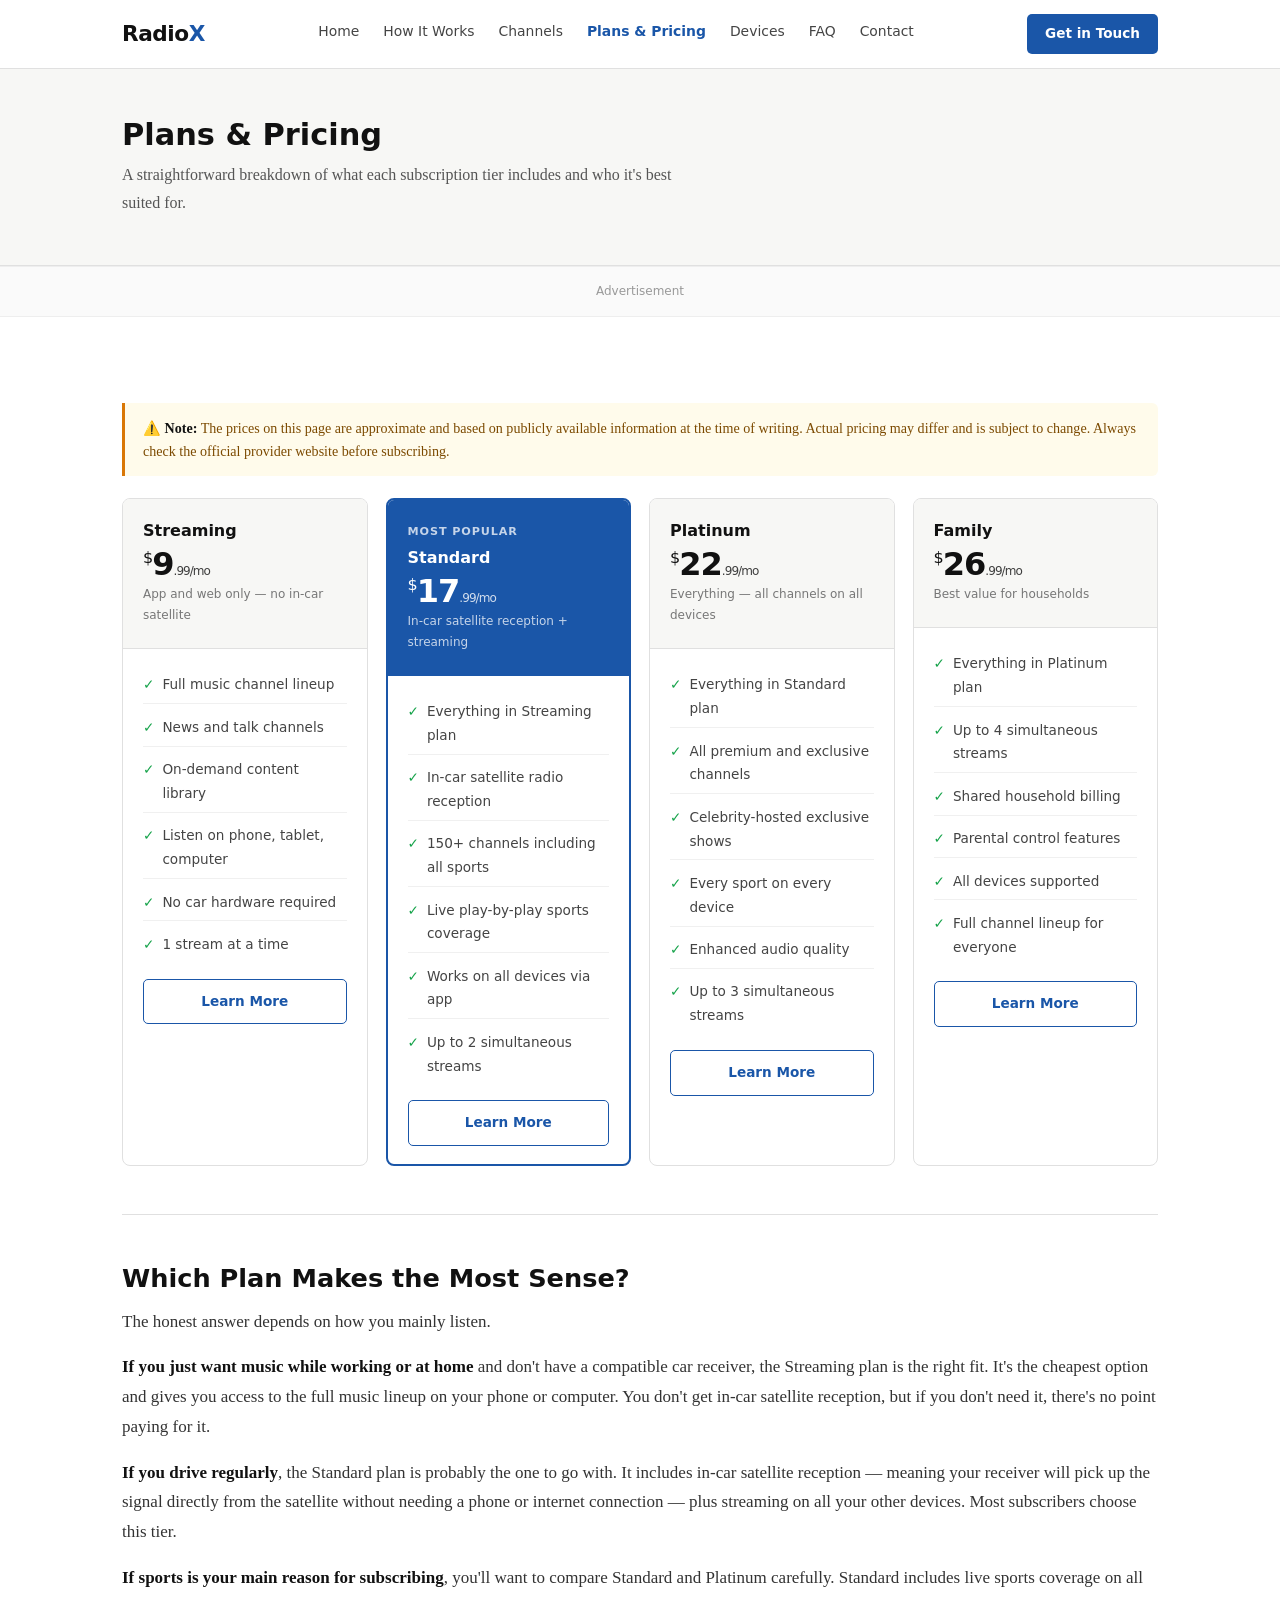
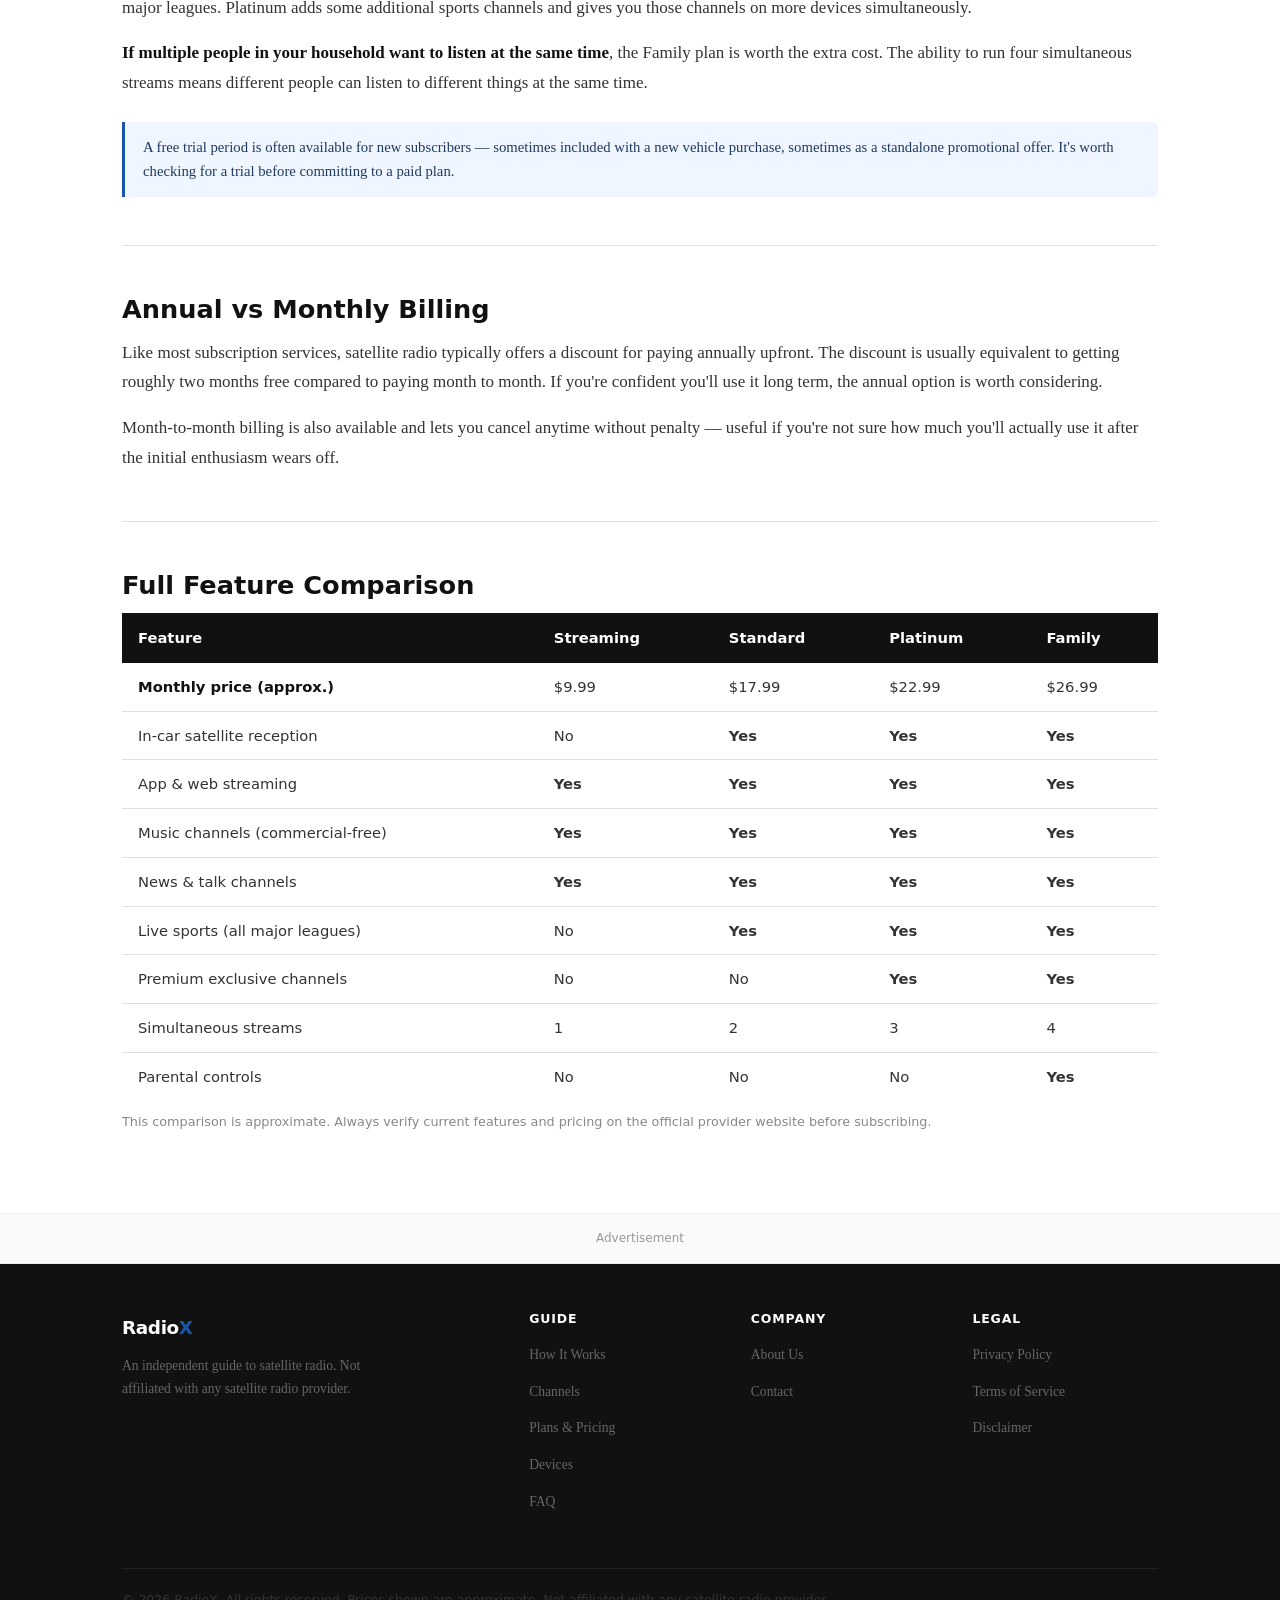
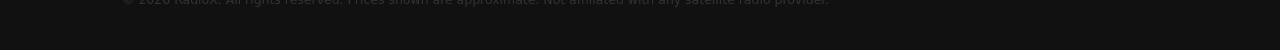
<file: plans.html>
<!DOCTYPE html>
<html lang="en">
<head>
  <meta charset="UTF-8"/><meta name="viewport" content="width=device-width, initial-scale=1.0"/>
  <meta name="description" content="Satellite radio subscription plans and pricing — Streaming, Standard, Platinum, and Family plans explained."/>
  <title>Plans & Pricing | RadioX</title>
  <link rel="stylesheet" href="style.css"/>
</head>
<body>
<header class="site-header"><div class="container">
  <a href="index.html" class="logo">Radio<span>X</span></a>
  <ul class="nav-menu" id="nm">
    <li><a href="index.html">Home</a></li><li><a href="how-it-works.html">How It Works</a></li>
    <li><a href="channels.html">Channels</a></li><li><a href="plans.html" class="active">Plans & Pricing</a></li>
    <li><a href="devices.html">Devices</a></li><li><a href="faq.html">FAQ</a></li><li><a href="contact.html">Contact</a></li>
  </ul>
  <a href="contact.html" class="nav-btn">Get in Touch</a>
  <button class="burger" onclick="document.getElementById('nm').classList.toggle('open')">☰</button>
</div></header>

<div class="page-banner"><div class="container">
  <h1>Plans & Pricing</h1>
  <p>A straightforward breakdown of what each subscription tier includes and who it's best suited for.</p>
</div></div>

<div class="ad-slot">Advertisement</div>

<section class="section"><div class="container">
  <div class="note-box">⚠️ <strong>Note:</strong> The prices on this page are approximate and based on publicly available information at the time of writing. Actual pricing may differ and is subject to change. Always check the official provider website before subscribing.</div>

  <div class="plans-row">
    <div class="plan-card">
      <div class="plan-top">
        <h3>Streaming</h3>
        <div class="plan-price"><sup>$</sup>9<sub>.99/mo</sub></div>
        <div class="plan-note">App and web only — no in-car satellite</div>
      </div>
      <div class="plan-body">
        <ul>
          <li>Full music channel lineup</li>
          <li>News and talk channels</li>
          <li>On-demand content library</li>
          <li>Listen on phone, tablet, computer</li>
          <li>No car hardware required</li>
          <li>1 stream at a time</li>
        </ul>
        <a href="contact.html" class="plan-btn">Learn More</a>
      </div>
    </div>

    <div class="plan-card highlight">
      <div class="plan-top">
        <div style="font-family:system-ui,sans-serif; font-size:0.7rem; font-weight:700; text-transform:uppercase; letter-spacing:0.08em; color:rgba(255,255,255,0.75); margin-bottom:6px;">Most Popular</div>
        <h3>Standard</h3>
        <div class="plan-price"><sup>$</sup>17<sub>.99/mo</sub></div>
        <div class="plan-note">In-car satellite reception + streaming</div>
      </div>
      <div class="plan-body">
        <ul>
          <li>Everything in Streaming plan</li>
          <li>In-car satellite radio reception</li>
          <li>150+ channels including all sports</li>
          <li>Live play-by-play sports coverage</li>
          <li>Works on all devices via app</li>
          <li>Up to 2 simultaneous streams</li>
        </ul>
        <a href="contact.html" class="plan-btn">Learn More</a>
      </div>
    </div>

    <div class="plan-card">
      <div class="plan-top">
        <h3>Platinum</h3>
        <div class="plan-price"><sup>$</sup>22<sub>.99/mo</sub></div>
        <div class="plan-note">Everything — all channels on all devices</div>
      </div>
      <div class="plan-body">
        <ul>
          <li>Everything in Standard plan</li>
          <li>All premium and exclusive channels</li>
          <li>Celebrity-hosted exclusive shows</li>
          <li>Every sport on every device</li>
          <li>Enhanced audio quality</li>
          <li>Up to 3 simultaneous streams</li>
        </ul>
        <a href="contact.html" class="plan-btn">Learn More</a>
      </div>
    </div>

    <div class="plan-card">
      <div class="plan-top">
        <h3>Family</h3>
        <div class="plan-price"><sup>$</sup>26<sub>.99/mo</sub></div>
        <div class="plan-note">Best value for households</div>
      </div>
      <div class="plan-body">
        <ul>
          <li>Everything in Platinum plan</li>
          <li>Up to 4 simultaneous streams</li>
          <li>Shared household billing</li>
          <li>Parental control features</li>
          <li>All devices supported</li>
          <li>Full channel lineup for everyone</li>
        </ul>
        <a href="contact.html" class="plan-btn">Learn More</a>
      </div>
    </div>
  </div>

  <hr class="divider"/>

  <h2>Which Plan Makes the Most Sense?</h2>
  <p>The honest answer depends on how you mainly listen.</p>
  <p><strong>If you just want music while working or at home</strong> and don't have a compatible car receiver, the Streaming plan is the right fit. It's the cheapest option and gives you access to the full music lineup on your phone or computer. You don't get in-car satellite reception, but if you don't need it, there's no point paying for it.</p>
  <p><strong>If you drive regularly</strong>, the Standard plan is probably the one to go with. It includes in-car satellite reception — meaning your receiver will pick up the signal directly from the satellite without needing a phone or internet connection — plus streaming on all your other devices. Most subscribers choose this tier.</p>
  <p><strong>If sports is your main reason for subscribing</strong>, you'll want to compare Standard and Platinum carefully. Standard includes live sports coverage on all major leagues. Platinum adds some additional sports channels and gives you those channels on more devices simultaneously.</p>
  <p><strong>If multiple people in your household want to listen at the same time</strong>, the Family plan is worth the extra cost. The ability to run four simultaneous streams means different people can listen to different things at the same time.</p>

  <div class="info-box" style="margin-top:24px;">A free trial period is often available for new subscribers — sometimes included with a new vehicle purchase, sometimes as a standalone promotional offer. It's worth checking for a trial before committing to a paid plan.
  </div>

  <hr class="divider"/>

  <h2>Annual vs Monthly Billing</h2>
  <p>Like most subscription services, satellite radio typically offers a discount for paying annually upfront. The discount is usually equivalent to getting roughly two months free compared to paying month to month. If you're confident you'll use it long term, the annual option is worth considering.</p>
  <p>Month-to-month billing is also available and lets you cancel anytime without penalty — useful if you're not sure how much you'll actually use it after the initial enthusiasm wears off.</p>

  <hr class="divider"/>

  <h2>Full Feature Comparison</h2>
  <div style="overflow-x:auto;">
    <table class="simple-table">
      <thead><tr><th>Feature</th><th>Streaming</th><th>Standard</th><th>Platinum</th><th>Family</th></tr></thead>
      <tbody>
        <tr><td><strong>Monthly price (approx.)</strong></td><td>$9.99</td><td>$17.99</td><td>$22.99</td><td>$26.99</td></tr>
        <tr><td>In-car satellite reception</td><td class="no-col">No</td><td class="yes-col">Yes</td><td class="yes-col">Yes</td><td class="yes-col">Yes</td></tr>
        <tr><td>App & web streaming</td><td class="yes-col">Yes</td><td class="yes-col">Yes</td><td class="yes-col">Yes</td><td class="yes-col">Yes</td></tr>
        <tr><td>Music channels (commercial-free)</td><td class="yes-col">Yes</td><td class="yes-col">Yes</td><td class="yes-col">Yes</td><td class="yes-col">Yes</td></tr>
        <tr><td>News & talk channels</td><td class="yes-col">Yes</td><td class="yes-col">Yes</td><td class="yes-col">Yes</td><td class="yes-col">Yes</td></tr>
        <tr><td>Live sports (all major leagues)</td><td class="no-col">No</td><td class="yes-col">Yes</td><td class="yes-col">Yes</td><td class="yes-col">Yes</td></tr>
        <tr><td>Premium exclusive channels</td><td class="no-col">No</td><td class="no-col">No</td><td class="yes-col">Yes</td><td class="yes-col">Yes</td></tr>
        <tr><td>Simultaneous streams</td><td>1</td><td>2</td><td>3</td><td>4</td></tr>
        <tr><td>Parental controls</td><td class="no-col">No</td><td class="no-col">No</td><td class="no-col">No</td><td class="yes-col">Yes</td></tr>
      </tbody>
    </table>
  </div>
  <p style="font-family:system-ui,sans-serif; font-size:0.8rem; color:#888; margin-top:10px;">This comparison is approximate. Always verify current features and pricing on the official provider website before subscribing.</p>
</div></section>

<div class="ad-slot">Advertisement</div>

<footer class="site-footer"><div class="container">
  <div class="footer-grid">
    <div class="footer-brand"><div class="footer-logo">Radio<span>X</span></div><p>An independent guide to satellite radio. Not affiliated with any satellite radio provider.</p></div>
    <div class="footer-col"><h4>Guide</h4><ul><li><a href="how-it-works.html">How It Works</a></li><li><a href="channels.html">Channels</a></li><li><a href="plans.html">Plans & Pricing</a></li><li><a href="devices.html">Devices</a></li><li><a href="faq.html">FAQ</a></li></ul></div>
    <div class="footer-col"><h4>Company</h4><ul><li><a href="about.html">About Us</a></li><li><a href="contact.html">Contact</a></li></ul></div>
    <div class="footer-col"><h4>Legal</h4><ul><li><a href="privacy.html">Privacy Policy</a></li><li><a href="terms.html">Terms of Service</a></li><li><a href="disclaimer.html">Disclaimer</a></li></ul></div>
  </div>
  <div class="footer-bottom"><p>&copy; <span id="yr"></span> RadioX. All rights reserved. Prices shown are approximate. Not affiliated with any satellite radio provider.</p></div>
</div></footer>
<script>document.getElementById('yr').textContent = new Date().getFullYear();</script>
</body></html>
</file>
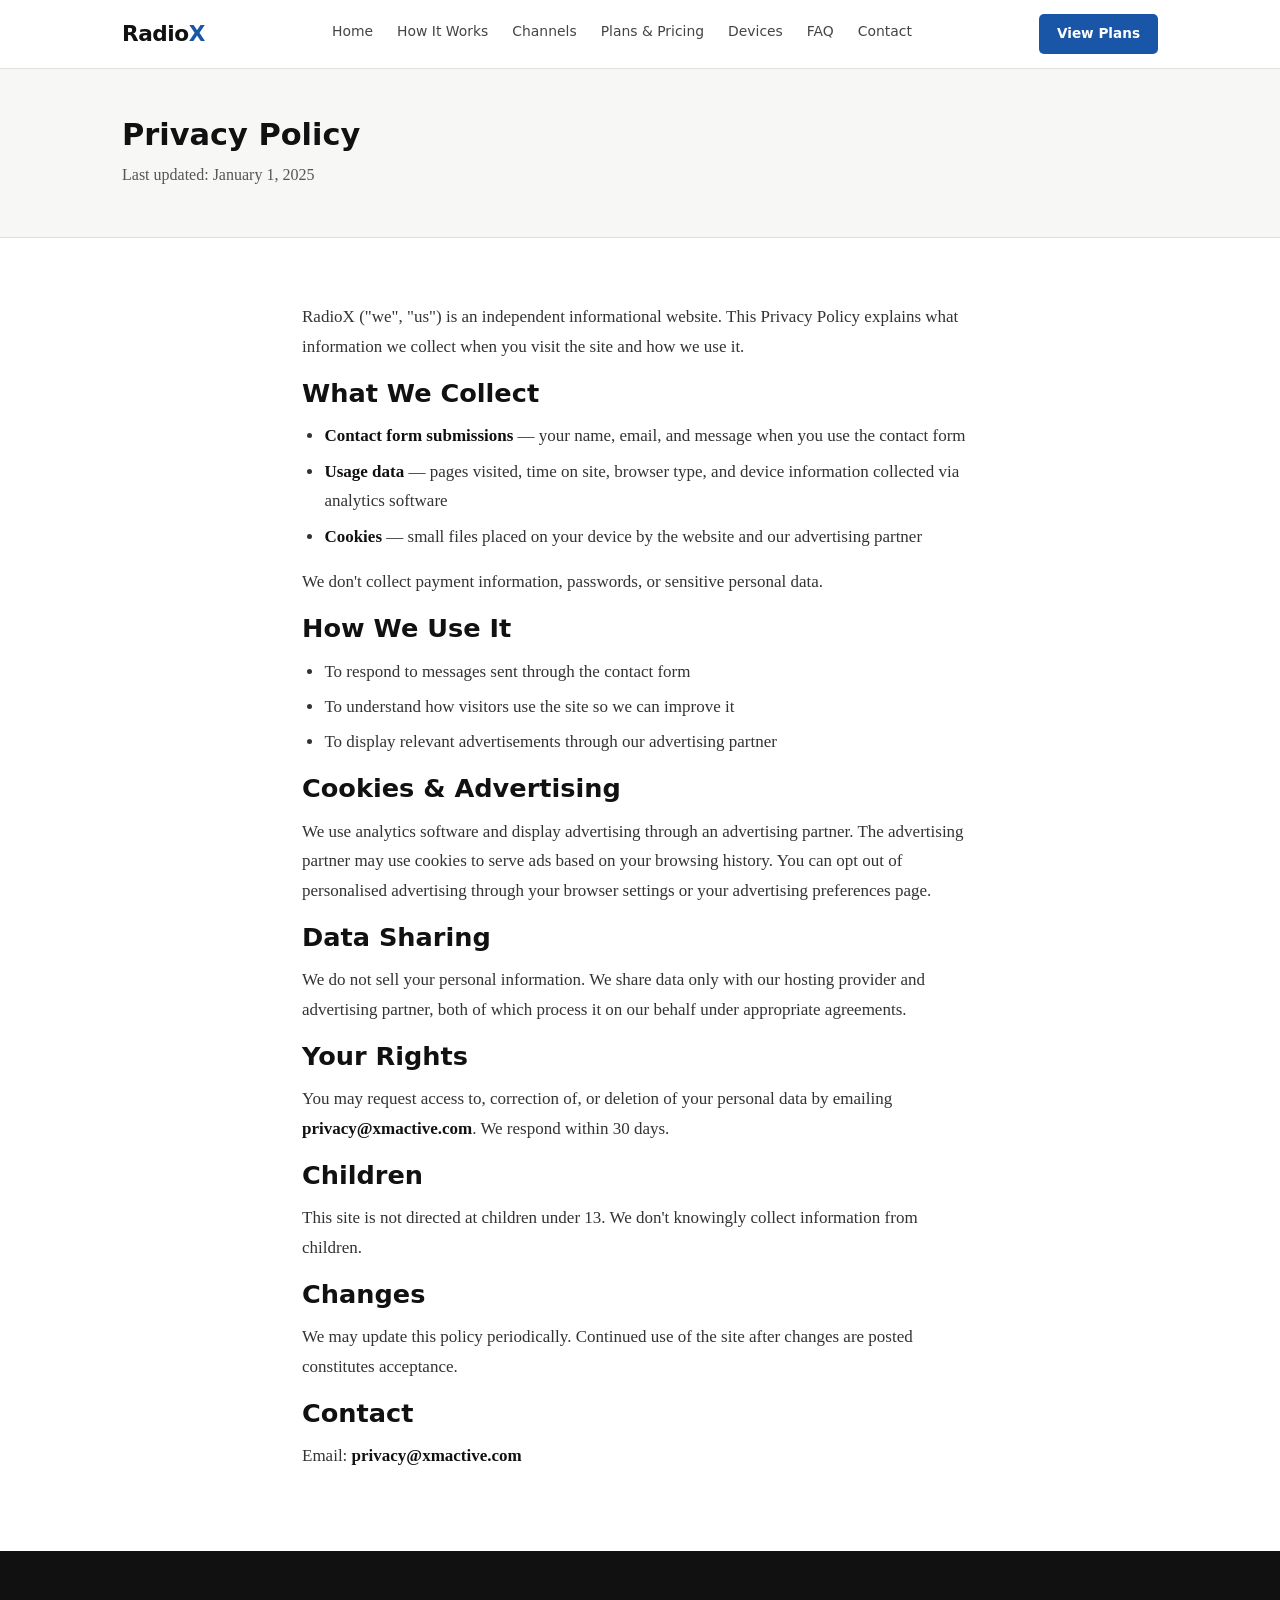
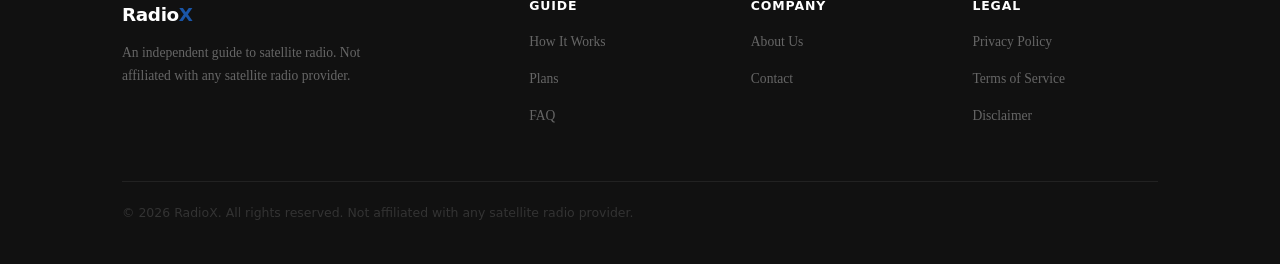
<file: privacy.html>
<!DOCTYPE html><html lang="en"><head><meta charset="UTF-8"/><meta name="viewport" content="width=device-width, initial-scale=1.0"/>
<meta name="description" content="Privacy Policy for RadioX."/><title>Privacy Policy | RadioX</title>
<link rel="stylesheet" href="style.css"/></head><body>
<header class="site-header"><div class="container">
  <a href="index.html" class="logo">Radio<span>X</span></a>
  <ul class="nav-menu" id="nm">
    <li><a href="index.html">Home</a></li><li><a href="how-it-works.html">How It Works</a></li>
    <li><a href="channels.html">Channels</a></li><li><a href="plans.html">Plans & Pricing</a></li>
    <li><a href="devices.html">Devices</a></li><li><a href="faq.html">FAQ</a></li><li><a href="contact.html">Contact</a></li>
  </ul>
  <a href="plans.html" class="nav-btn">View Plans</a>
  <button class="burger" onclick="document.getElementById(\"nm\").classList.toggle(\"open\")">☰</button>
</div></header>
<div class="page-banner"><div class="container"><h1>Privacy Policy</h1><p>Last updated: January 1, 2025</p></div></div>
<section class="section"><div class="container-sm">
<p>RadioX ("we", "us") is an independent informational website. This Privacy Policy explains what information we collect when you visit the site and how we use it.</p>
<h2>What We Collect</h2>
<ul><li><strong>Contact form submissions</strong> — your name, email, and message when you use the contact form</li><li><strong>Usage data</strong> — pages visited, time on site, browser type, and device information collected via analytics software</li><li><strong>Cookies</strong> — small files placed on your device by the website and our advertising partner</li></ul>
<p>We don't collect payment information, passwords, or sensitive personal data.</p>
<h2>How We Use It</h2>
<ul><li>To respond to messages sent through the contact form</li><li>To understand how visitors use the site so we can improve it</li><li>To display relevant advertisements through our advertising partner</li></ul>
<h2>Cookies & Advertising</h2>
<p>We use analytics software and display advertising through an advertising partner. The advertising partner may use cookies to serve ads based on your browsing history. You can opt out of personalised advertising through your browser settings or your advertising preferences page.</p>
<h2>Data Sharing</h2>
<p>We do not sell your personal information. We share data only with our hosting provider and advertising partner, both of which process it on our behalf under appropriate agreements.</p>
<h2>Your Rights</h2>
<p>You may request access to, correction of, or deletion of your personal data by emailing <strong>privacy@xmactive.com</strong>. We respond within 30 days.</p>
<h2>Children</h2>
<p>This site is not directed at children under 13. We don't knowingly collect information from children.</p>
<h2>Changes</h2>
<p>We may update this policy periodically. Continued use of the site after changes are posted constitutes acceptance.</p>
<h2>Contact</h2>
<p>Email: <strong>privacy@xmactive.com</strong></p>
</div></section>
<footer class="site-footer"><div class="container">
  <div class="footer-grid">
    <div class="footer-brand"><div class="footer-logo">Radio<span>X</span></div><p>An independent guide to satellite radio. Not affiliated with any satellite radio provider.</p></div>
    <div class="footer-col"><h4>Guide</h4><ul><li><a href="how-it-works.html">How It Works</a></li><li><a href="plans.html">Plans</a></li><li><a href="faq.html">FAQ</a></li></ul></div>
    <div class="footer-col"><h4>Company</h4><ul><li><a href="about.html">About Us</a></li><li><a href="contact.html">Contact</a></li></ul></div>
    <div class="footer-col"><h4>Legal</h4><ul><li><a href="privacy.html">Privacy Policy</a></li><li><a href="terms.html">Terms of Service</a></li><li><a href="disclaimer.html">Disclaimer</a></li></ul></div>
  </div>
  <div class="footer-bottom"><p>&copy; <span id="yr"></span> RadioX. All rights reserved. Not affiliated with any satellite radio provider.</p></div>
</div></footer>
<script>document.getElementById("yr").textContent = new Date().getFullYear();</script></body></html>
</file>
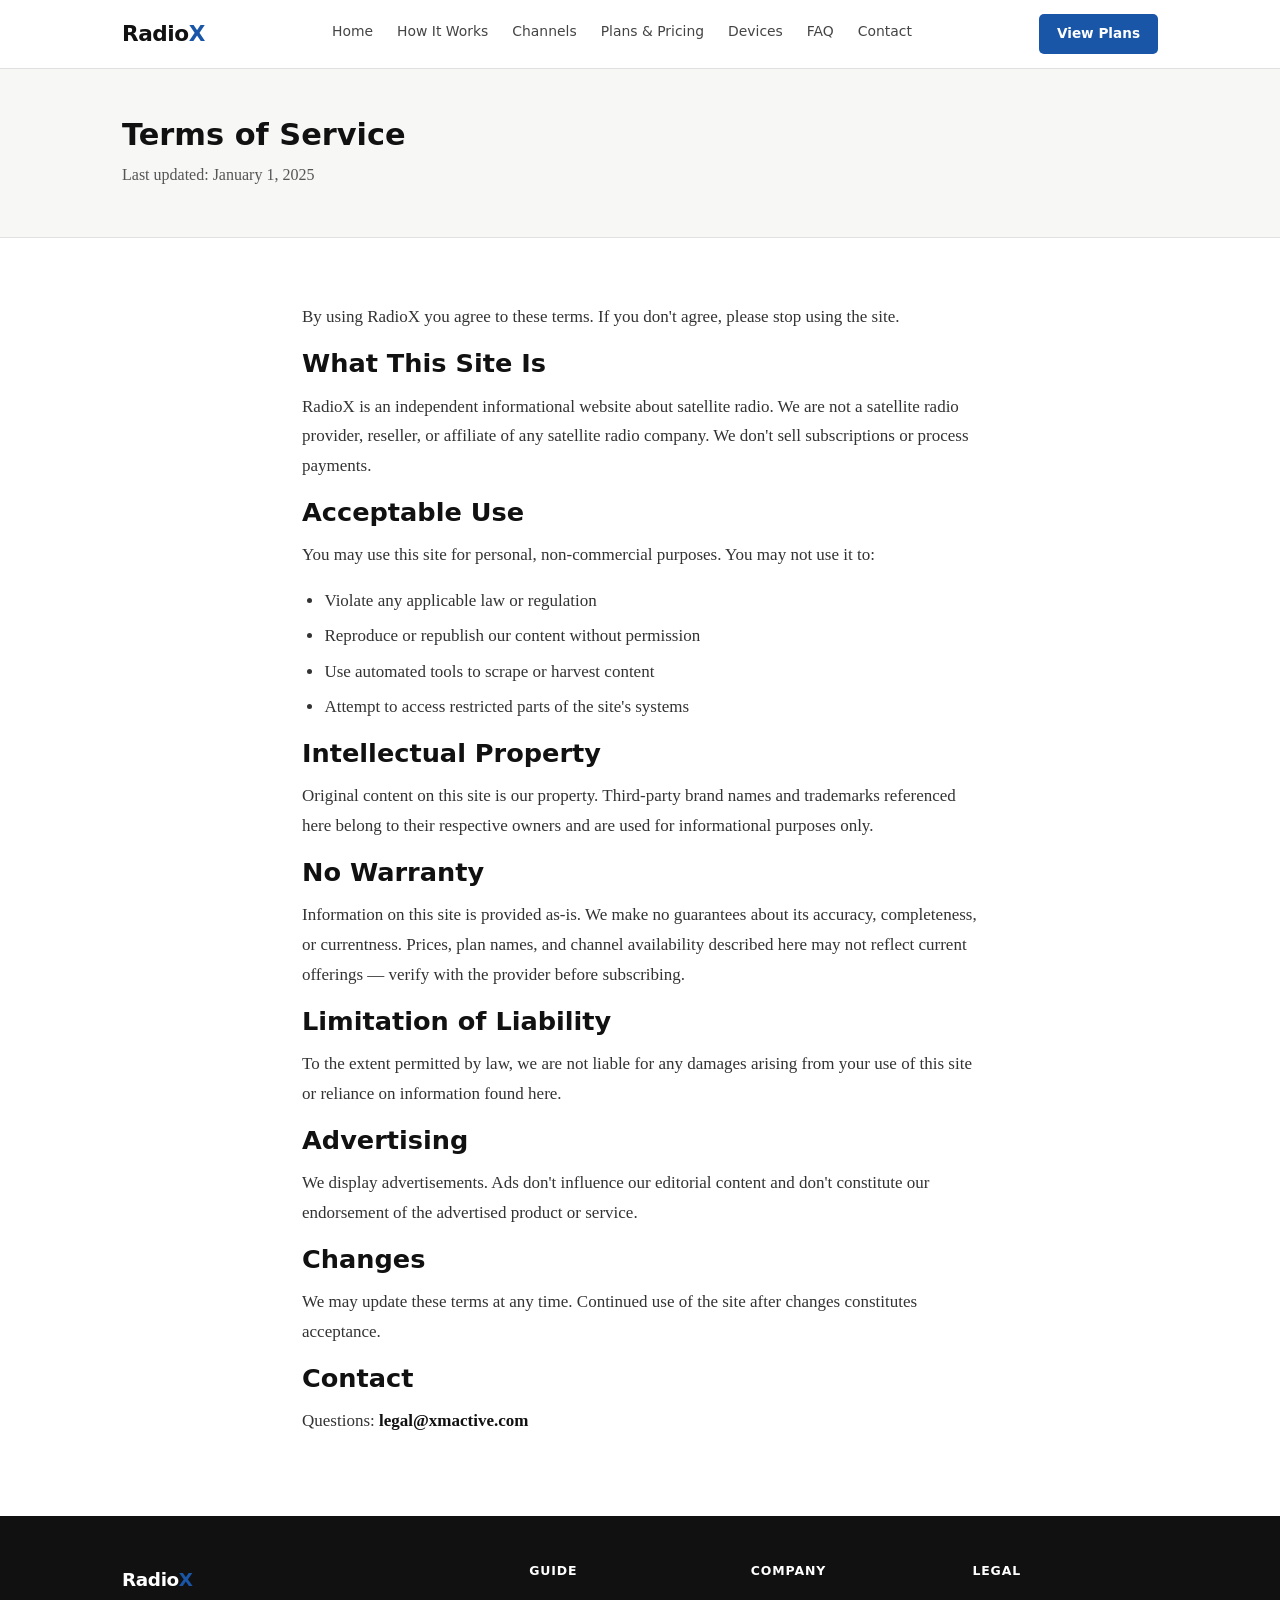
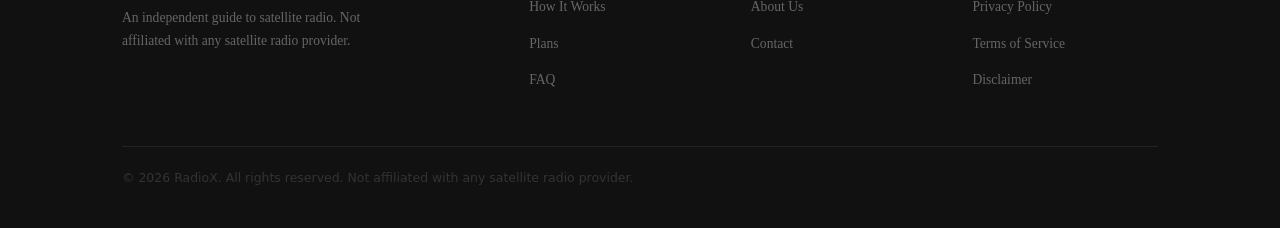
<file: terms.html>
<!DOCTYPE html><html lang="en"><head><meta charset="UTF-8"/><meta name="viewport" content="width=device-width, initial-scale=1.0"/>
<meta name="description" content="Terms of Service for RadioX."/><title>Terms of Service | RadioX</title>
<link rel="stylesheet" href="style.css"/></head><body>
<header class="site-header"><div class="container">
  <a href="index.html" class="logo">Radio<span>X</span></a>
  <ul class="nav-menu" id="nm">
    <li><a href="index.html">Home</a></li><li><a href="how-it-works.html">How It Works</a></li>
    <li><a href="channels.html">Channels</a></li><li><a href="plans.html">Plans & Pricing</a></li>
    <li><a href="devices.html">Devices</a></li><li><a href="faq.html">FAQ</a></li><li><a href="contact.html">Contact</a></li>
  </ul>
  <a href="plans.html" class="nav-btn">View Plans</a>
  <button class="burger" onclick="document.getElementById(\"nm\").classList.toggle(\"open\")">☰</button>
</div></header>
<div class="page-banner"><div class="container"><h1>Terms of Service</h1><p>Last updated: January 1, 2025</p></div></div>
<section class="section"><div class="container-sm">
<p>By using RadioX you agree to these terms. If you don't agree, please stop using the site.</p>
<h2>What This Site Is</h2>
<p>RadioX is an independent informational website about satellite radio. We are not a satellite radio provider, reseller, or affiliate of any satellite radio company. We don't sell subscriptions or process payments.</p>
<h2>Acceptable Use</h2>
<p>You may use this site for personal, non-commercial purposes. You may not use it to:</p>
<ul><li>Violate any applicable law or regulation</li><li>Reproduce or republish our content without permission</li><li>Use automated tools to scrape or harvest content</li><li>Attempt to access restricted parts of the site's systems</li></ul>
<h2>Intellectual Property</h2>
<p>Original content on this site is our property. Third-party brand names and trademarks referenced here belong to their respective owners and are used for informational purposes only.</p>
<h2>No Warranty</h2>
<p>Information on this site is provided as-is. We make no guarantees about its accuracy, completeness, or currentness. Prices, plan names, and channel availability described here may not reflect current offerings — verify with the provider before subscribing.</p>
<h2>Limitation of Liability</h2>
<p>To the extent permitted by law, we are not liable for any damages arising from your use of this site or reliance on information found here.</p>
<h2>Advertising</h2>
<p>We display advertisements. Ads don't influence our editorial content and don't constitute our endorsement of the advertised product or service.</p>
<h2>Changes</h2>
<p>We may update these terms at any time. Continued use of the site after changes constitutes acceptance.</p>
<h2>Contact</h2>
<p>Questions: <strong>legal@xmactive.com</strong></p>
</div></section>
<footer class="site-footer"><div class="container">
  <div class="footer-grid">
    <div class="footer-brand"><div class="footer-logo">Radio<span>X</span></div><p>An independent guide to satellite radio. Not affiliated with any satellite radio provider.</p></div>
    <div class="footer-col"><h4>Guide</h4><ul><li><a href="how-it-works.html">How It Works</a></li><li><a href="plans.html">Plans</a></li><li><a href="faq.html">FAQ</a></li></ul></div>
    <div class="footer-col"><h4>Company</h4><ul><li><a href="about.html">About Us</a></li><li><a href="contact.html">Contact</a></li></ul></div>
    <div class="footer-col"><h4>Legal</h4><ul><li><a href="privacy.html">Privacy Policy</a></li><li><a href="terms.html">Terms of Service</a></li><li><a href="disclaimer.html">Disclaimer</a></li></ul></div>
  </div>
  <div class="footer-bottom"><p>&copy; <span id="yr"></span> RadioX. All rights reserved. Not affiliated with any satellite radio provider.</p></div>
</div></footer>
<script>document.getElementById("yr").textContent = new Date().getFullYear();</script></body></html>
</file>
<file: style.css>
/* ─── Reset ─────────────────────────────────────────── */
*, *::before, *::after { box-sizing: border-box; margin: 0; padding: 0; }
html { scroll-behavior: smooth; }

/* ─── Base ───────────────────────────────────────────── */
body {
  font-family: Georgia, 'Times New Roman', serif;
  font-size: 17px;
  line-height: 1.75;
  color: #222;
  background: #fff;
}

img { display: block; max-width: 100%; height: auto; }

a { color: #1a56a8; }
a:hover { color: #0e3a7a; }

h1, h2, h3, h4 {
  font-family: system-ui, -apple-system, 'Segoe UI', sans-serif;
  font-weight: 700;
  line-height: 1.2;
  color: #111;
  margin-bottom: 0.5em;
}

h1 { font-size: 2.1rem; }
h2 { font-size: 1.6rem; }
h3 { font-size: 1.2rem; }
h4 { font-size: 1rem; }

p { margin-bottom: 1rem; color: #333; }

ul, ol { padding-left: 1.4rem; margin-bottom: 1rem; color: #333; }
li { margin-bottom: 0.35rem; }

strong { color: #111; }

/* ─── Layout ─────────────────────────────────────────── */
.container {
  max-width: 1080px;
  margin: 0 auto;
  padding: 0 22px;
}

.container-sm {
  max-width: 720px;
  margin: 0 auto;
  padding: 0 22px;
}

.two-col {
  display: grid;
  grid-template-columns: 1fr 1fr;
  gap: 48px;
  align-items: start;
}

.three-col {
  display: grid;
  grid-template-columns: repeat(3, 1fr);
  gap: 28px;
}

.four-col {
  display: grid;
  grid-template-columns: repeat(4, 1fr);
  gap: 22px;
}

/* ─── Header / Nav ───────────────────────────────────── */
.site-header {
  border-bottom: 1px solid #e0e0e0;
  background: #fff;
  position: sticky;
  top: 0;
  z-index: 100;
}

.site-header .container {
  display: flex;
  align-items: center;
  justify-content: space-between;
  padding-top: 14px;
  padding-bottom: 14px;
  gap: 16px;
}

.logo {
  font-family: system-ui, -apple-system, 'Segoe UI', sans-serif;
  font-size: 1.35rem;
  font-weight: 800;
  color: #111;
  letter-spacing: -0.02em;
  text-decoration: none;
}

.logo span { color: #1a56a8; }
.logo:hover { color: #111; text-decoration: none; }

.nav-menu {
  display: flex;
  list-style: none;
  gap: 4px;
  padding: 0;
  margin: 0;
}

.nav-menu a {
  font-family: system-ui, -apple-system, 'Segoe UI', sans-serif;
  font-size: 0.87rem;
  color: #444;
  padding: 6px 10px;
  border-radius: 5px;
  text-decoration: none;
  transition: background 0.15s;
}

.nav-menu a:hover { background: #f0f0f0; color: #111; }
.nav-menu a.active { color: #1a56a8; font-weight: 600; }

.nav-btn {
  font-family: system-ui, -apple-system, 'Segoe UI', sans-serif;
  font-size: 0.85rem;
  font-weight: 600;
  background: #1a56a8;
  color: #fff;
  padding: 8px 18px;
  border-radius: 5px;
  text-decoration: none;
  white-space: nowrap;
}

.nav-btn:hover { background: #0e3a7a; color: #fff; text-decoration: none; }

.burger {
  display: none;
  background: none;
  border: 1px solid #ddd;
  border-radius: 4px;
  padding: 6px 10px;
  font-size: 1.1rem;
  cursor: pointer;
  color: #333;
}

/* ─── Page banner (inner pages) ──────────────────────── */
.page-banner {
  background: #f7f7f5;
  border-bottom: 1px solid #e0e0e0;
  padding: 48px 22px;
}

.page-banner h1 { font-size: 1.9rem; margin-bottom: 8px; }
.page-banner p  { color: #555; font-size: 1rem; margin: 0; max-width: 560px; }

/* ─── Sections ───────────────────────────────────────── */
.section       { padding: 64px 0; }
.section-alt   { padding: 64px 0; background: #f7f7f5; }
.section-dark  { padding: 64px 0; background: #111; color: #ccc; }
.section-dark h2, .section-dark h3 { color: #fff; }
.section-dark p { color: #aaa; }

.section-head  { margin-bottom: 40px; }
.section-head.center { text-align: center; }
.section-head.center .section-sub { margin: 8px auto 0; }
.section-sub {
  font-family: system-ui, -apple-system, 'Segoe UI', sans-serif;
  font-size: 1rem;
  color: #555;
  max-width: 560px;
  margin-top: 8px;
  line-height: 1.65;
}

/* ─── Cards ──────────────────────────────────────────── */
.card {
  background: #fff;
  border: 1px solid #e0e0e0;
  border-radius: 8px;
  padding: 26px;
}

.card h3 { margin-bottom: 8px; font-size: 1.05rem; }
.card p  { font-size: 0.92rem; color: #555; margin: 0; line-height: 1.65; }
.card .icon { font-size: 1.6rem; margin-bottom: 12px; }

/* ─── Divider ────────────────────────────────────────── */
.divider {
  border: none;
  border-top: 1px solid #e0e0e0;
  margin: 48px 0;
}

/* ─── Ad Slot ────────────────────────────────────────── */
.ad-slot {
  text-align: center;
  padding: 14px;
  background: #fafafa;
  border-top: 1px solid #eee;
  border-bottom: 1px solid #eee;
  font-family: system-ui, sans-serif;
  font-size: 0.75rem;
  color: #999;
}

/* ─── Inline image blocks ────────────────────────────── */
.img-block {
  width: 100%;
  border-radius: 8px;
  overflow: hidden;
}

.img-block img {
  width: 100%;
  object-fit: cover;
  display: block;
  border-radius: 8px;
}

.img-caption {
  font-family: system-ui, sans-serif;
  font-size: 0.8rem;
  color: #888;
  margin-top: 6px;
}

/* ─── Info box ───────────────────────────────────────── */
.info-box {
  background: #eff6ff;
  border-left: 3px solid #1a56a8;
  padding: 14px 18px;
  border-radius: 0 6px 6px 0;
  margin: 22px 0;
  font-size: 0.92rem;
  color: #1e3a5f;
  line-height: 1.6;
}

.note-box {
  background: #fffbeb;
  border-left: 3px solid #d97706;
  padding: 14px 18px;
  border-radius: 0 6px 6px 0;
  margin: 22px 0;
  font-size: 0.88rem;
  color: #7c4a00;
  line-height: 1.6;
}

/* ─── Table ──────────────────────────────────────────── */
.simple-table {
  width: 100%;
  border-collapse: collapse;
  font-family: system-ui, sans-serif;
  font-size: 0.92rem;
}

.simple-table th {
  background: #111;
  color: #fff;
  padding: 12px 16px;
  text-align: left;
  font-weight: 600;
}

.simple-table td {
  padding: 11px 16px;
  border-bottom: 1px solid #e0e0e0;
  color: #333;
  vertical-align: top;
}

.simple-table tr:last-child td { border-bottom: none; }
.simple-table tr:hover td { background: #f7f7f5; }
.yes-col { color: #16a34a; font-weight: 600; }
.no-col  { color: #999; }

/* ─── Pricing cards ──────────────────────────────────── */
.plans-row {
  display: grid;
  grid-template-columns: repeat(4, 1fr);
  gap: 18px;
}

.plan-card {
  border: 1px solid #e0e0e0;
  border-radius: 8px;
  overflow: hidden;
}

.plan-card.highlight { border-color: #1a56a8; border-width: 2px; }

.plan-top {
  padding: 22px 20px;
  background: #f7f7f5;
  border-bottom: 1px solid #e0e0e0;
}

.plan-card.highlight .plan-top {
  background: #1a56a8;
  border-color: #1a56a8;
}

.plan-card.highlight .plan-top h3 { color: #fff; }
.plan-card.highlight .plan-note   { color: rgba(255,255,255,0.75); }

.plan-top h3 {
  font-size: 1rem;
  font-family: system-ui, sans-serif;
  margin-bottom: 8px;
}

.plan-price {
  font-family: system-ui, sans-serif;
  font-size: 2rem;
  font-weight: 800;
  color: #111;
  line-height: 1;
  letter-spacing: -0.03em;
}

.plan-card.highlight .plan-price { color: #fff; }

.plan-price sup {
  font-size: 1rem;
  font-weight: 400;
  vertical-align: super;
}

.plan-price sub {
  font-size: 0.75rem;
  font-weight: 400;
  vertical-align: baseline;
  color: inherit;
  opacity: 0.8;
}

.plan-note {
  font-family: system-ui, sans-serif;
  font-size: 0.75rem;
  color: #777;
  margin-top: 4px;
}

.plan-body { padding: 18px 20px; }

.plan-body ul {
  list-style: none;
  padding: 0;
  margin: 0;
}

.plan-body li {
  font-family: system-ui, sans-serif;
  font-size: 0.85rem;
  color: #444;
  padding: 6px 0;
  border-bottom: 1px solid #f0f0f0;
  display: flex;
  gap: 8px;
  align-items: flex-start;
}

.plan-body li:last-child { border-bottom: none; }
.plan-body li::before { content: '✓'; color: #16a34a; font-weight: 700; flex-shrink: 0; }

.plan-btn {
  display: block;
  margin-top: 16px;
  padding: 10px 0;
  text-align: center;
  border: 1px solid #1a56a8;
  border-radius: 5px;
  font-family: system-ui, sans-serif;
  font-size: 0.85rem;
  font-weight: 600;
  color: #1a56a8;
  text-decoration: none;
  transition: background 0.15s;
}

.plan-btn:hover { background: #1a56a8; color: #fff; text-decoration: none; }
.plan-card.highlight .plan-btn { background: #fff; color: #1a56a8; }
.plan-card.highlight .plan-btn:hover { background: #eaf0fb; }

/* ─── FAQ accordion ──────────────────────────────────── */
.faq-list { list-style: none; padding: 0; }

.faq-list li {
  border-bottom: 1px solid #e0e0e0;
}

.faq-q {
  width: 100%;
  text-align: left;
  background: none;
  border: none;
  padding: 18px 0;
  font-family: system-ui, sans-serif;
  font-size: 1rem;
  font-weight: 600;
  color: #111;
  cursor: pointer;
  display: flex;
  justify-content: space-between;
  align-items: center;
  gap: 12px;
}

.faq-q:hover { color: #1a56a8; }
.faq-q .tog { font-size: 1.3rem; color: #888; flex-shrink: 0; transition: transform 0.2s; }
.faq-list li.open .faq-q .tog { transform: rotate(45deg); color: #1a56a8; }

.faq-a {
  display: none;
  padding-bottom: 18px;
  font-size: 0.95rem;
  color: #444;
  line-height: 1.8;
}

.faq-list li.open .faq-a { display: block; }

/* ─── Contact form ───────────────────────────────────── */
.form-row { display: grid; grid-template-columns: 1fr 1fr; gap: 16px; }
.form-group { margin-bottom: 16px; }

.form-group label {
  display: block;
  font-family: system-ui, sans-serif;
  font-size: 0.85rem;
  font-weight: 600;
  color: #333;
  margin-bottom: 5px;
}

.form-group input,
.form-group select,
.form-group textarea {
  width: 100%;
  padding: 10px 13px;
  border: 1px solid #ccc;
  border-radius: 5px;
  font-size: 0.93rem;
  font-family: inherit;
  color: #222;
  background: #fff;
  outline: none;
  transition: border-color 0.15s;
}

.form-group input:focus,
.form-group select:focus,
.form-group textarea:focus { border-color: #1a56a8; }
.form-group textarea { resize: vertical; min-height: 120px; }

.btn-submit {
  padding: 11px 28px;
  background: #1a56a8;
  color: #fff;
  border: none;
  border-radius: 5px;
  font-family: system-ui, sans-serif;
  font-size: 0.95rem;
  font-weight: 600;
  cursor: pointer;
  transition: background 0.15s;
}

.btn-submit:hover { background: #0e3a7a; }
.success-msg { display: none; color: #16a34a; font-size: 0.9rem; margin-top: 12px; font-family: system-ui, sans-serif; }

/* ─── Footer ─────────────────────────────────────────── */
.site-footer {
  background: #111;
  color: #888;
  padding: 48px 0 24px;
}

.footer-grid {
  display: grid;
  grid-template-columns: 2fr 1fr 1fr 1fr;
  gap: 36px;
  margin-bottom: 36px;
}

.footer-brand p {
  font-size: 0.85rem;
  margin-top: 10px;
  max-width: 240px;
  line-height: 1.7;
  color: #666;
}

.footer-logo {
  font-family: system-ui, sans-serif;
  font-size: 1.15rem;
  font-weight: 800;
  color: #fff;
  letter-spacing: -0.02em;
}

.footer-logo span { color: #1a56a8; }

.footer-col h4 {
  font-family: system-ui, sans-serif;
  font-size: 0.78rem;
  font-weight: 700;
  text-transform: uppercase;
  letter-spacing: 0.07em;
  color: #fff;
  margin-bottom: 12px;
}

.footer-col ul { list-style: none; padding: 0; }
.footer-col li { margin-bottom: 7px; }
.footer-col a { font-size: 0.85rem; color: #666; text-decoration: none; }
.footer-col a:hover { color: #ccc; }

.footer-bottom {
  border-top: 1px solid #222;
  padding-top: 20px;
  font-family: system-ui, sans-serif;
  font-size: 0.78rem;
  color: #444;
  line-height: 1.7;
}

.footer-bottom a { color: #555; }
.footer-bottom a:hover { color: #888; }

/* ─── Responsive ─────────────────────────────────────── */
@media (max-width: 900px) {
  .two-col   { grid-template-columns: 1fr; gap: 32px; }
  .three-col { grid-template-columns: 1fr 1fr; }
  .four-col  { grid-template-columns: 1fr 1fr; }
  .plans-row { grid-template-columns: 1fr 1fr; }
  .footer-grid { grid-template-columns: 1fr 1fr; gap: 24px; }
}

@media (max-width: 640px) {
  h1 { font-size: 1.7rem; }
  h2 { font-size: 1.35rem; }
  .three-col { grid-template-columns: 1fr; }
  .plans-row { grid-template-columns: 1fr; }
  .form-row  { grid-template-columns: 1fr; }
  .footer-grid { grid-template-columns: 1fr; }
  .nav-menu  {
    display: none;
    flex-direction: column;
    position: absolute;
    top: 56px; left: 0; right: 0;
    background: #fff;
    border-bottom: 1px solid #e0e0e0;
    padding: 10px 16px 16px;
    gap: 2px;
  }
  .nav-menu.open { display: flex; }
  .nav-menu a { display: block; padding: 10px 12px; }
  .burger { display: block; }
  .nav-btn { display: none; }
  .section, .section-alt, .section-dark { padding: 44px 0; }
}
</file>
